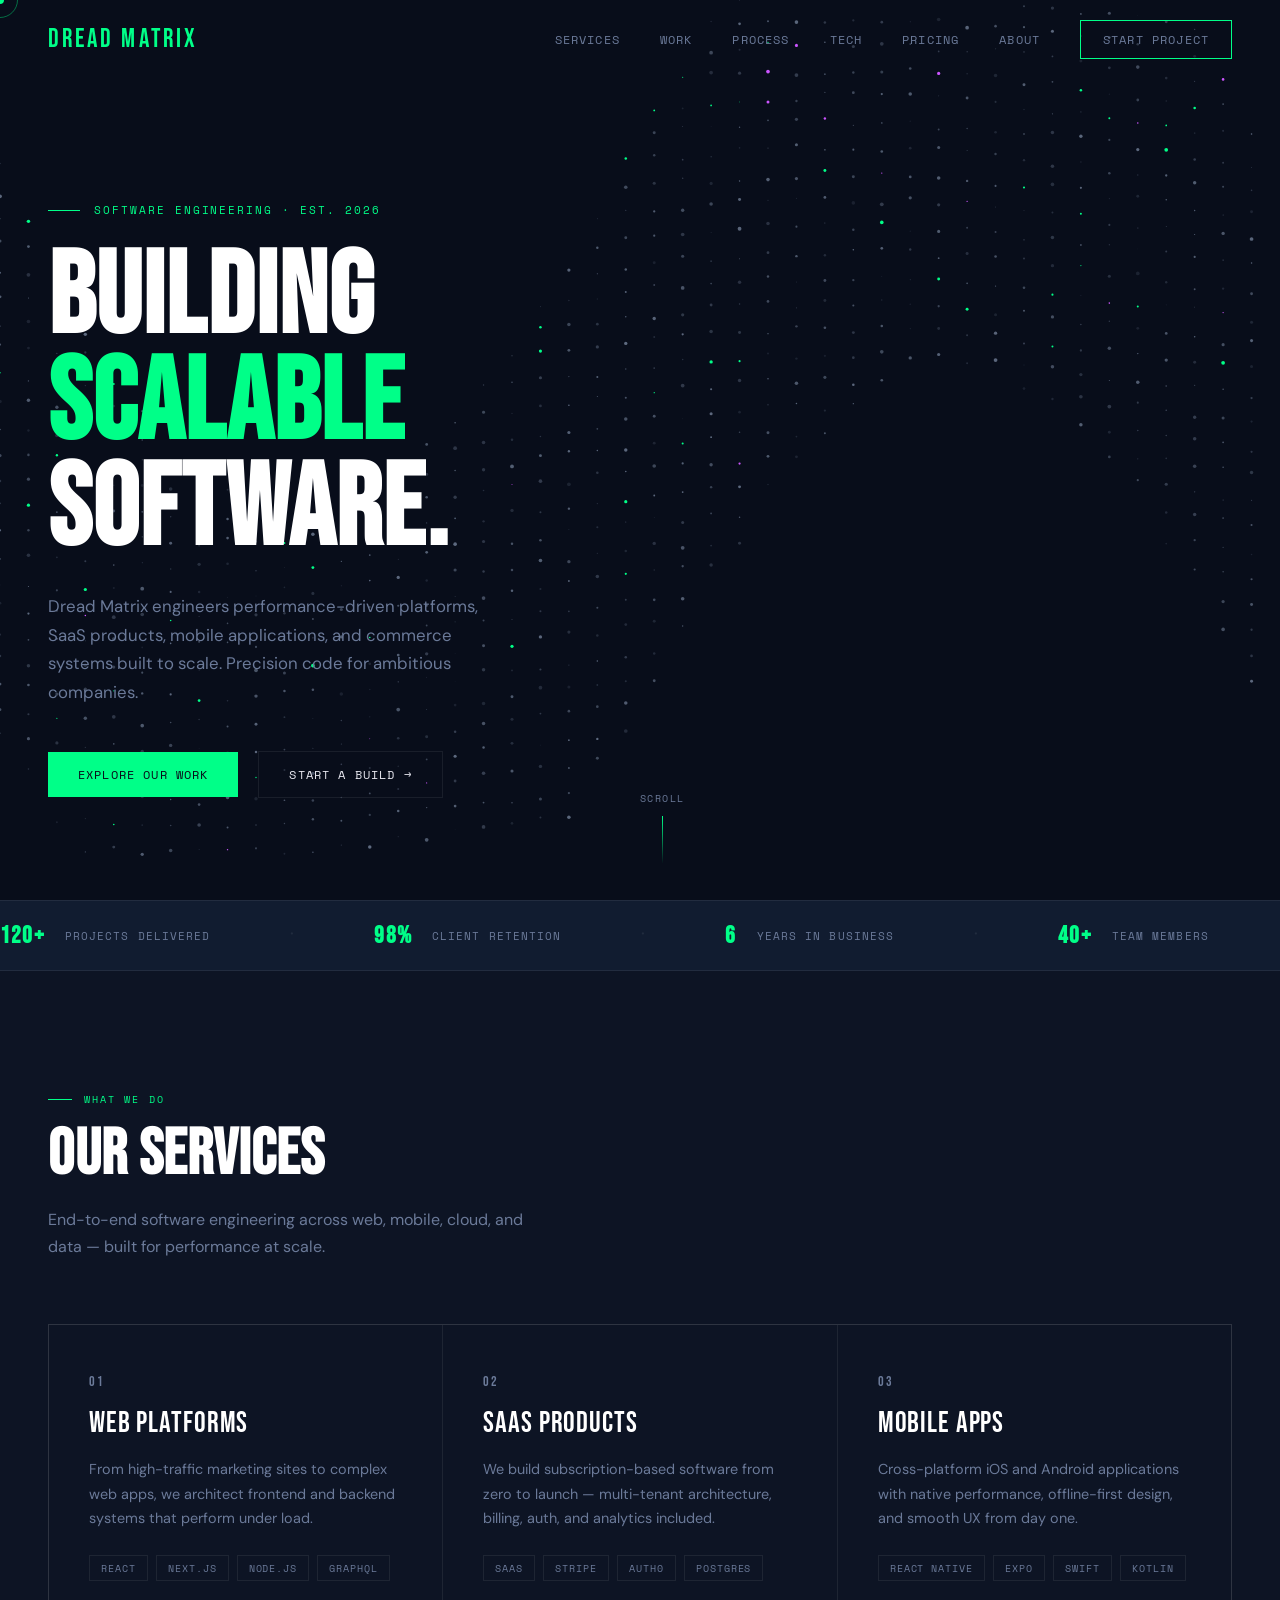
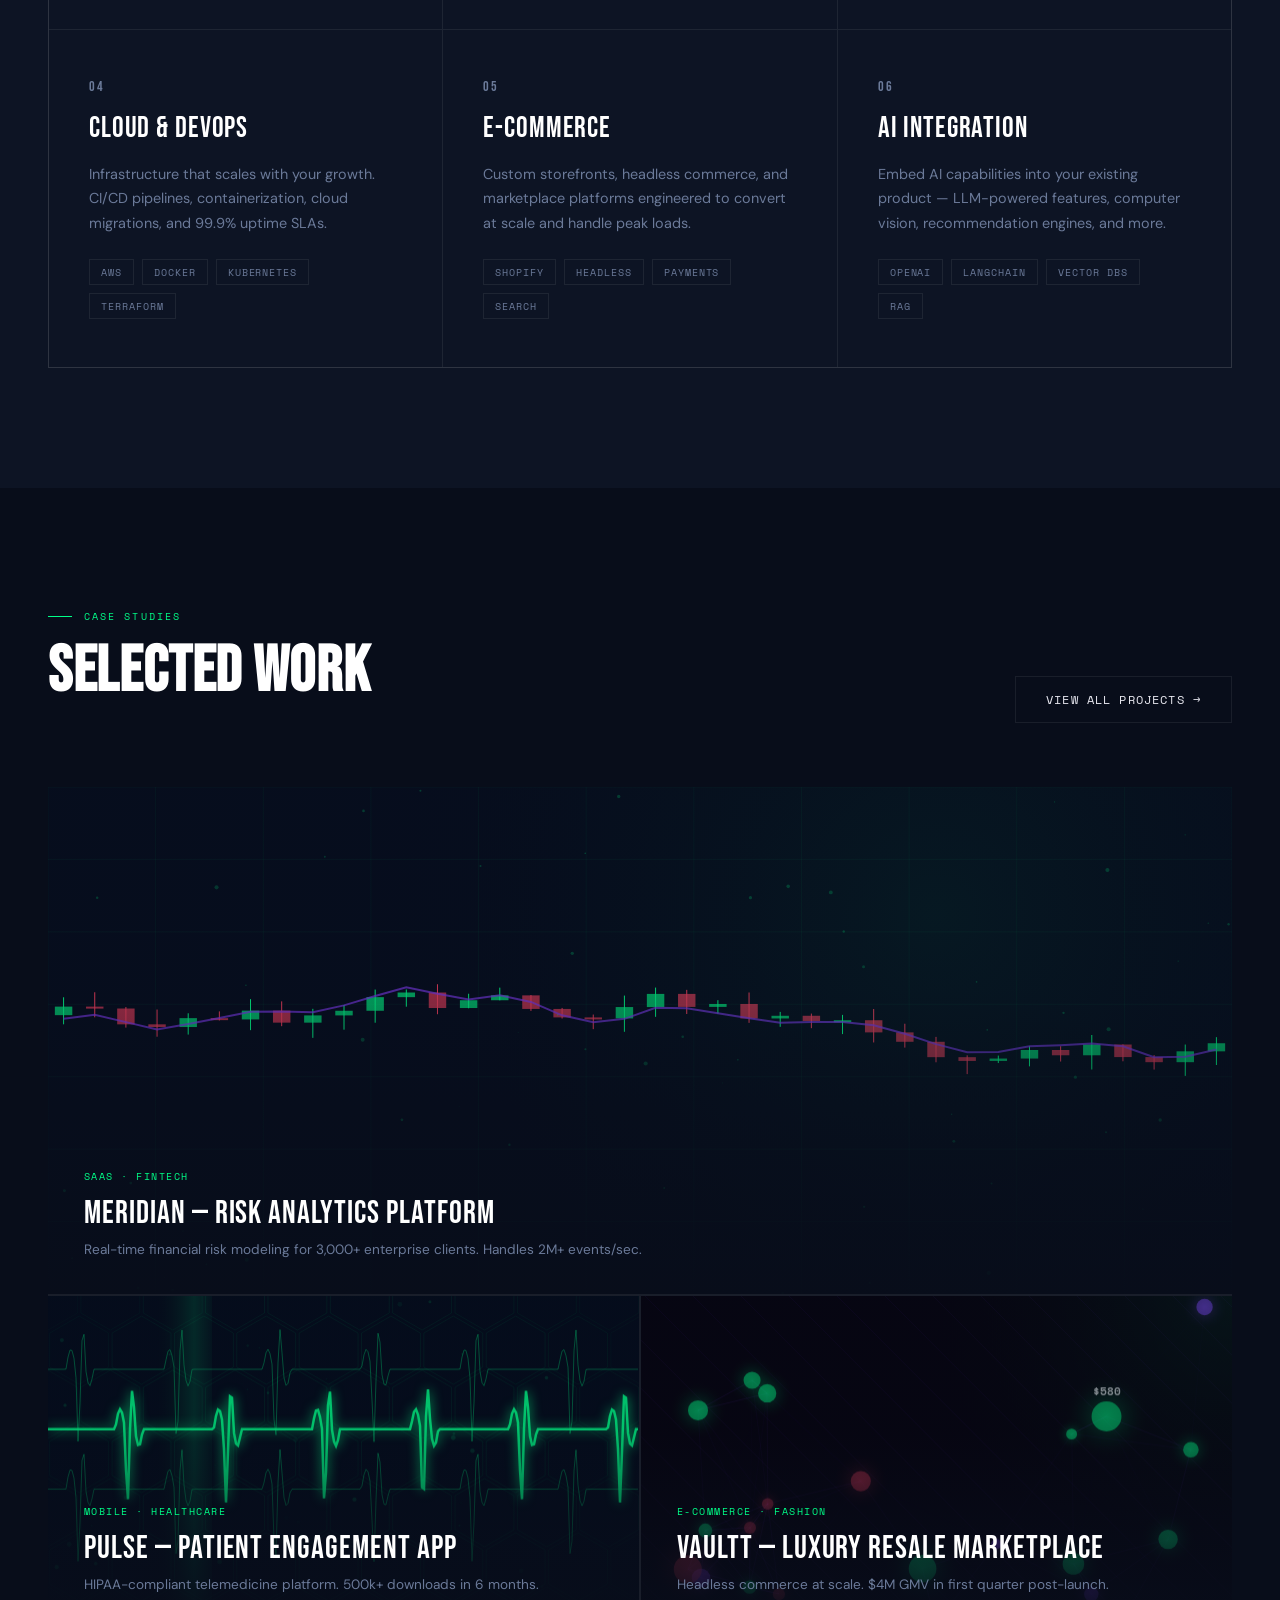
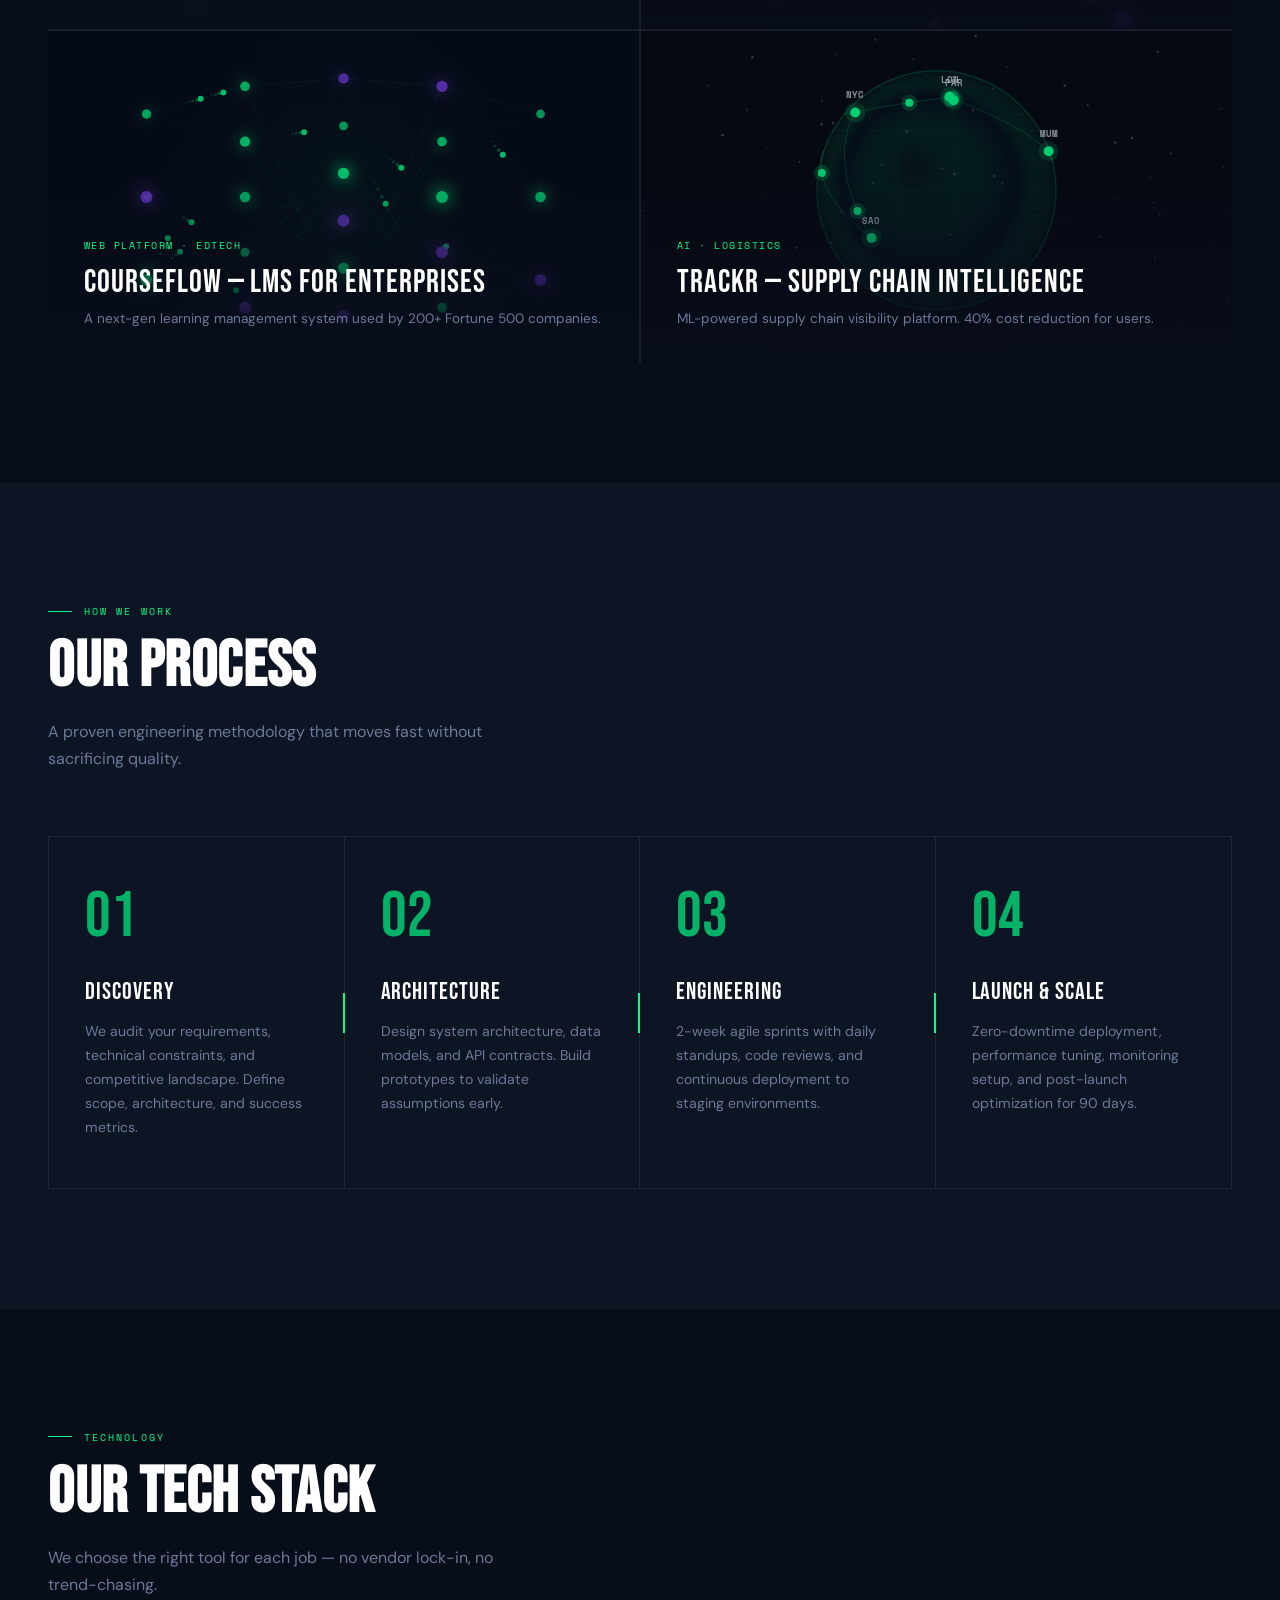
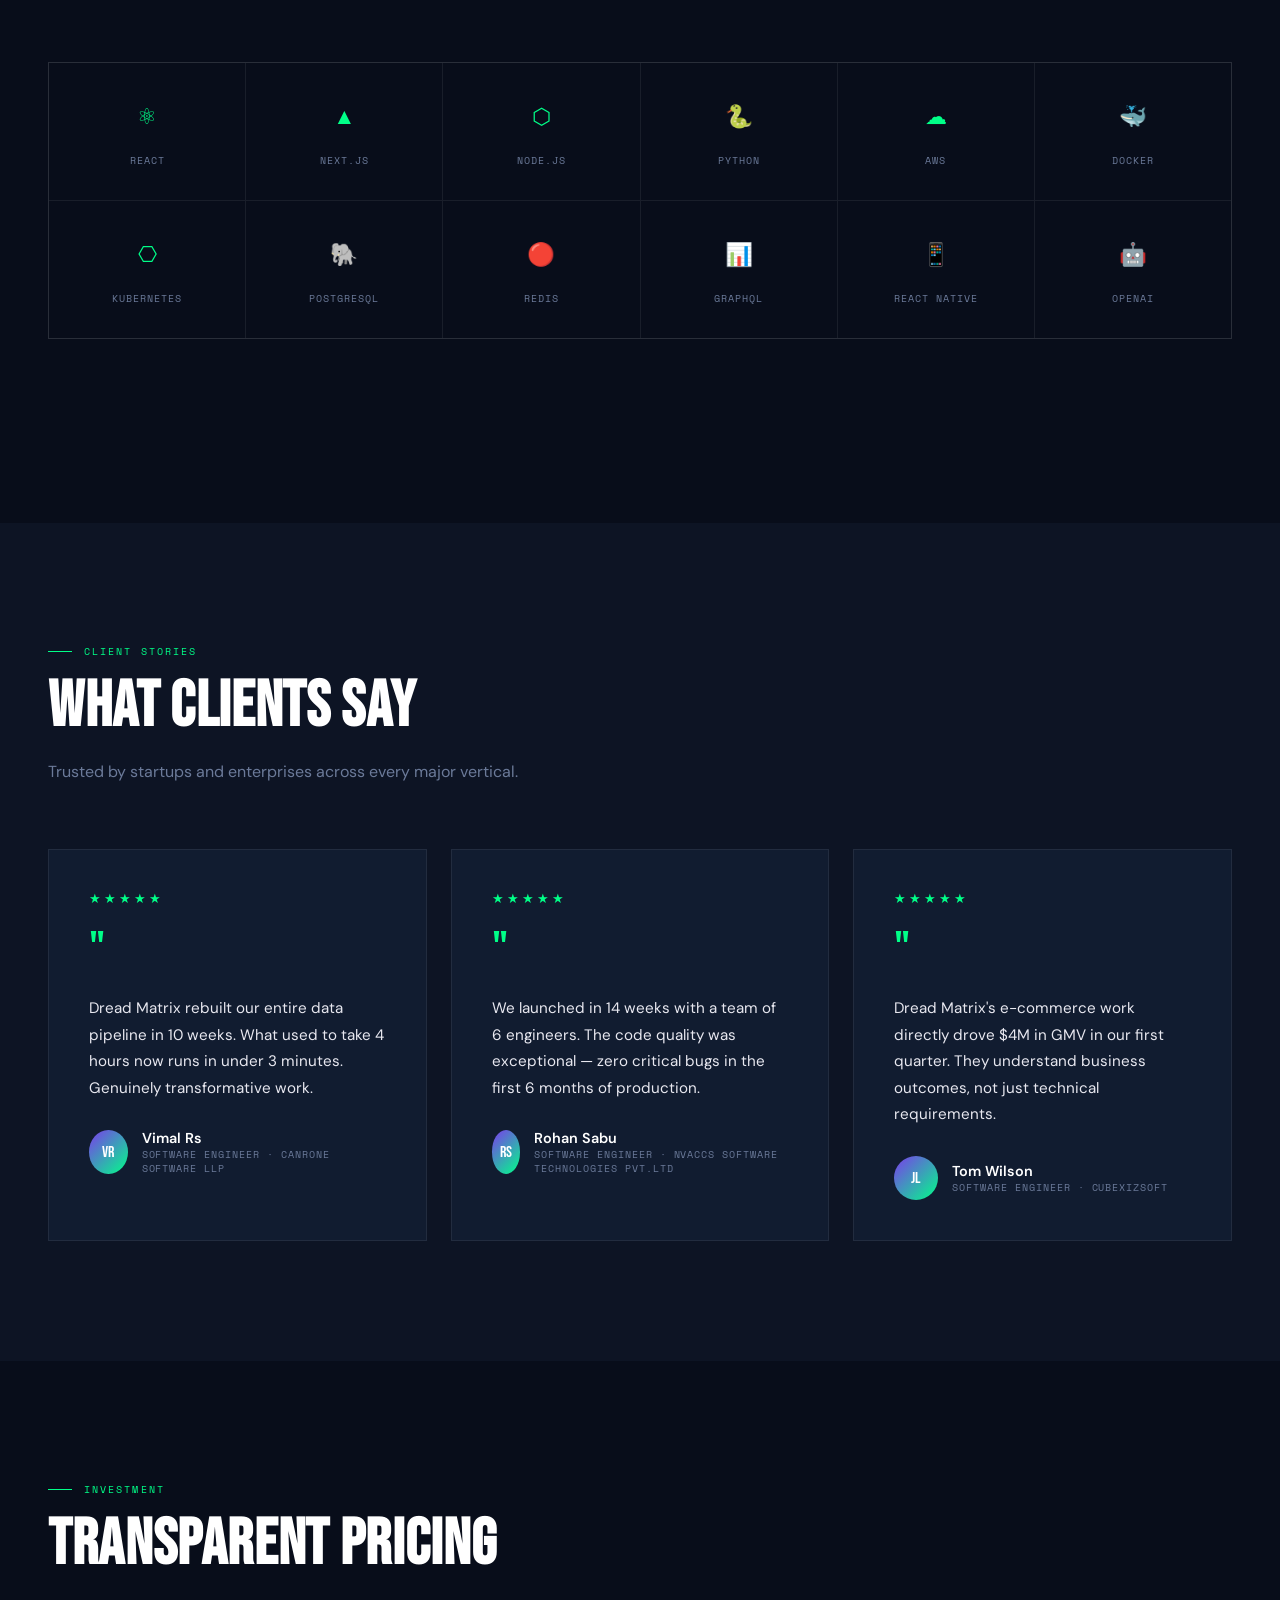
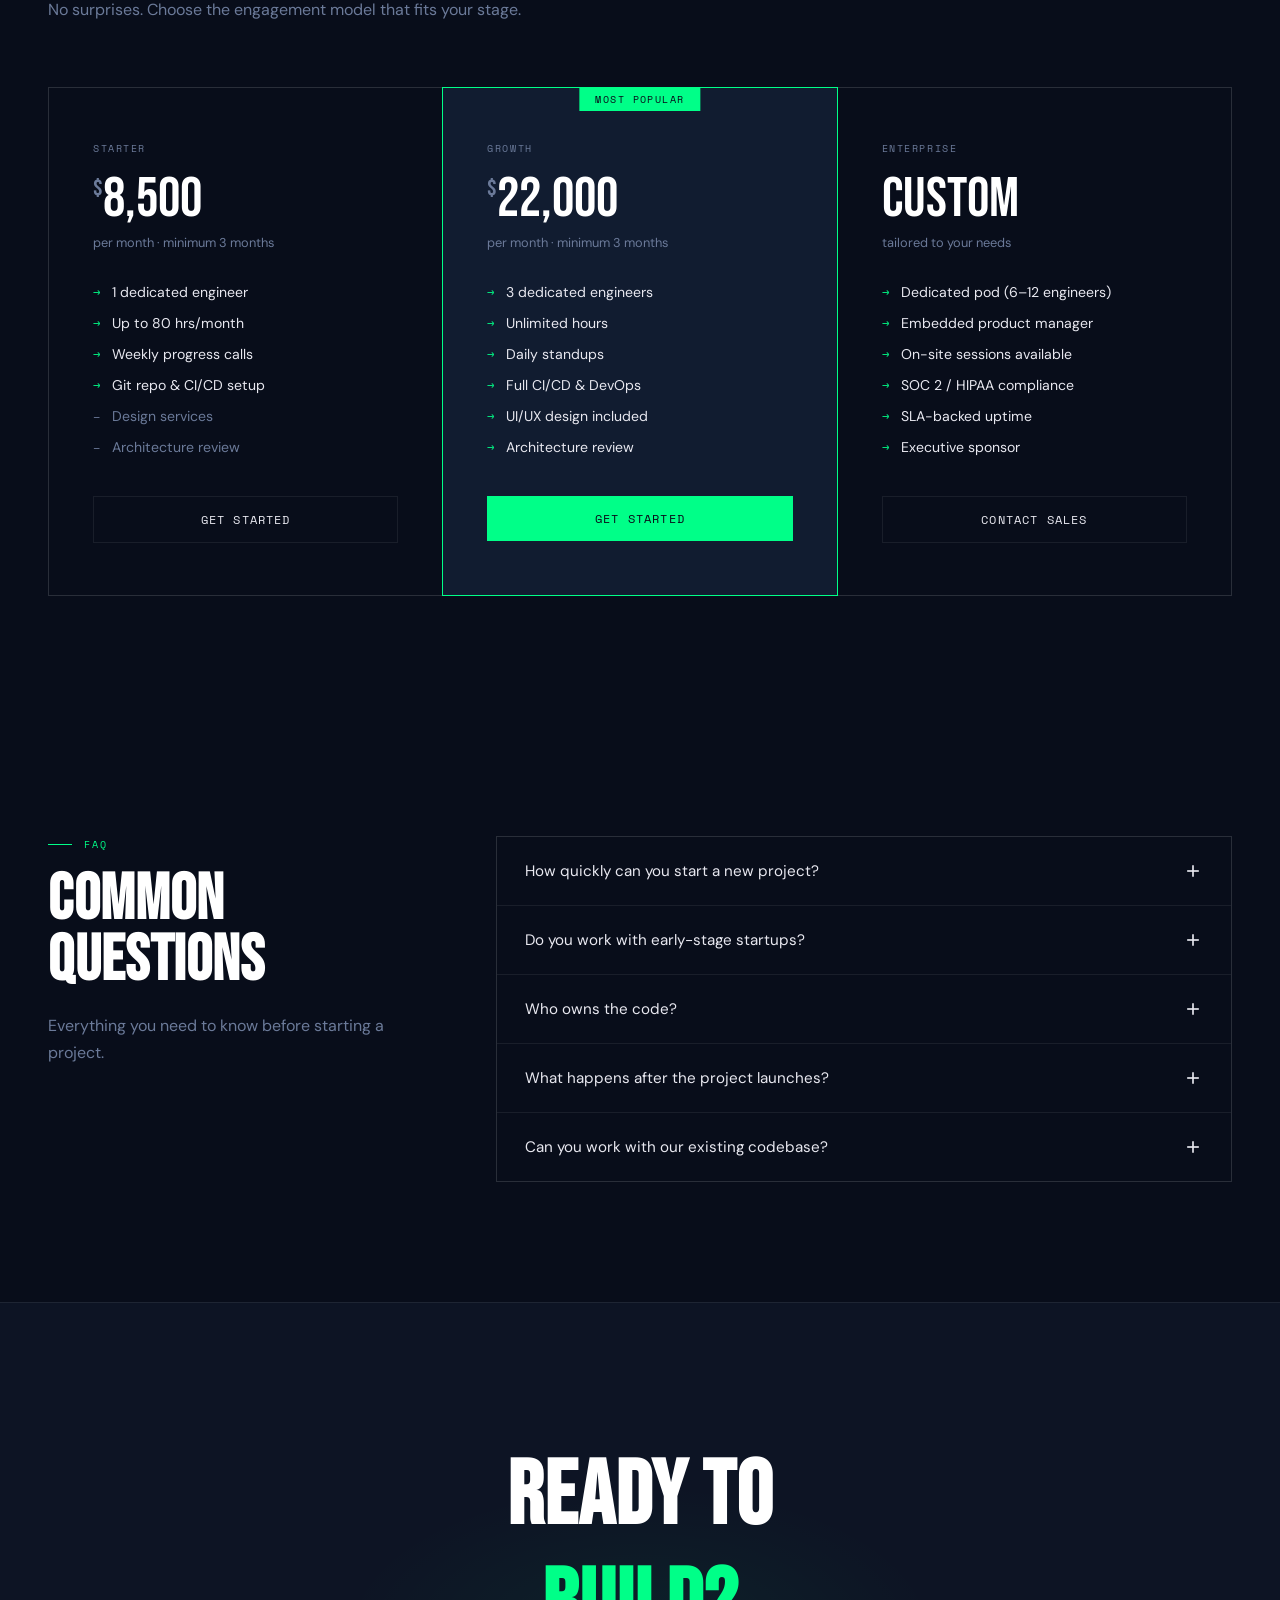
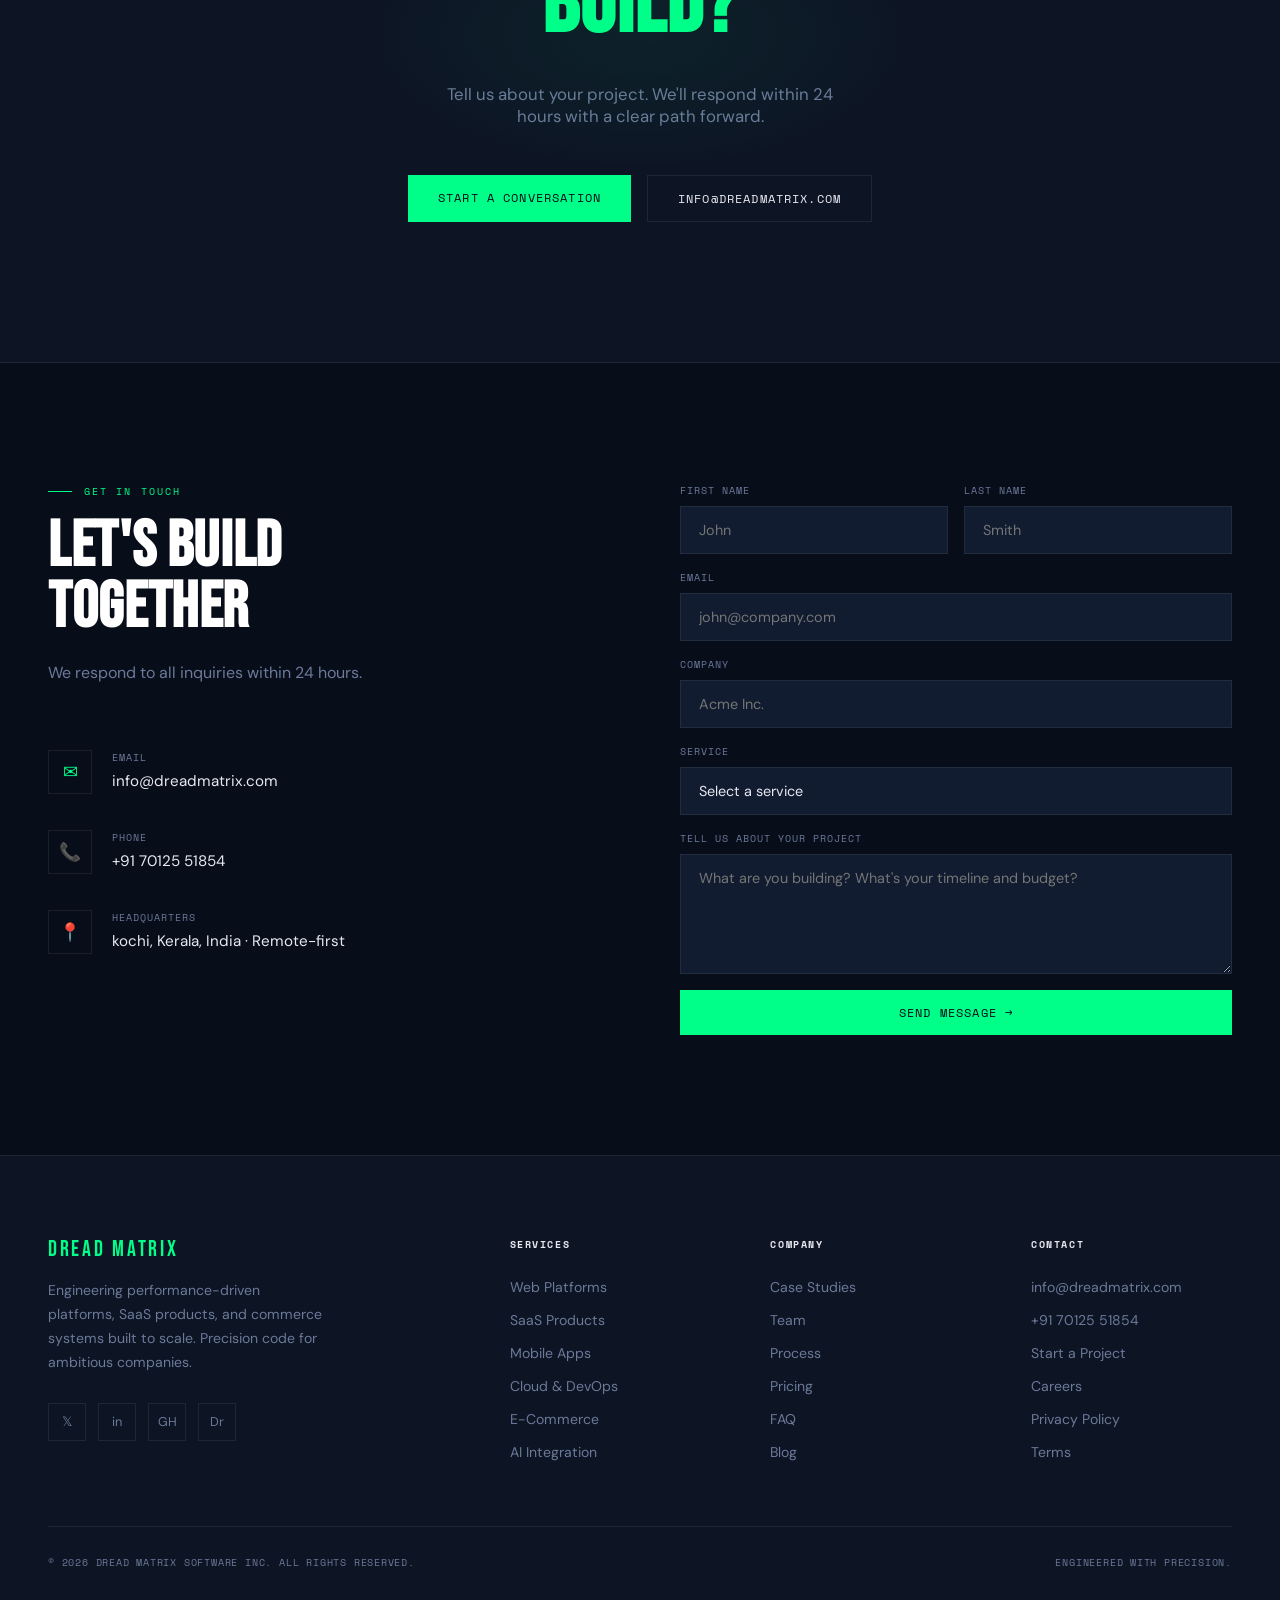
<file: index.html>
<!doctype html>
<html lang="en">
  <head>
    <meta charset="UTF-8" />
    <meta name="viewport" content="width=device-width, initial-scale=1.0" />
    <link
      rel="icon"
      type="image/png"
      width="60"
      height="60"
      href="./images/favicon.png"
    />
    <!-- ═══════════════ SEO META TAGS ═══════════════ -->
    <title>
      Dread Matrix — Engineering Scalable Software for the Modern Web
    </title>
    <meta
      name="description"
      content="Dread Matrix is a full-service software engineering agency. We build performance-driven platforms, SaaS products, mobile apps, and commerce systems built to scale. Precision code for ambitious companies."
    />
    <meta
      name="keywords"
      content="software development, web development, SaaS development, mobile app development, cloud infrastructure, digital agency, custom software, React, Node.js, scalable platforms"
    />
    <meta name="author" content="Dread Matrix Software" />
    <meta name="robots" content="index, follow" />
    <link rel="canonical" href="https://dreadmatrix.dev/" />

    <!-- Open Graph -->
    <meta property="og:type" content="website" />
    <meta property="og:url" content="https://dreadmatrix.dev/" />
    <meta
      property="og:title"
      content="Dread Matrix — Engineering Scalable Software for the Modern Web"
    />
    <meta
      property="og:description"
      content="We build performance-driven platforms, SaaS products, mobile apps, and commerce systems built to scale."
    />
    <meta property="og:image" content="https://dreadmatrix.dev/og-image.jpg" />

    <!-- Twitter Card -->
    <meta name="twitter:card" content="summary_large_image" />
    <meta name="twitter:site" content="@Dread Matrixdev" />
    <meta
      name="twitter:title"
      content="Dread Matrix — Engineering Scalable Software"
    />
    <meta
      name="twitter:description"
      content="Precision code for ambitious companies. Scalable platforms, SaaS, mobile apps."
    />
    <meta name="twitter:image" content="https://dreadmatrix.dev/og-image.jpg" />

    <!-- Structured Data / Schema.org -->
    <script type="application/ld+json">
      {
        "@context": "https://schema.org",
        "@type": "Organization",
        "name": "Dread Matrix Software",
        "url": "https://Dread Matrix.dev",
        "logo": "https://dreadmatrix.dev/logo.png",
        "description": "Full-service software engineering agency specializing in scalable platforms, SaaS, and mobile applications.",
        "address": { "@type": "PostalAddress", "addressCountry": "US" },
        "sameAs": [
          "https://twitter.com/Dread Matrixdev",
          "https://linkedin.com/company/Dread Matrix",
          "https://github.com/Dread Matrix"
        ],
        "contactPoint": {
          "@type": "ContactPoint",
          "email": "hello@Dread Matrix.dev",
          "contactType": "customer service"
        }
      }
    </script>

    <!-- Fonts -->
    <link rel="preconnect" href="https://fonts.googleapis.com" />
    <link rel="preconnect" href="https://fonts.gstatic.com" crossorigin />
    <link
      href="https://fonts.googleapis.com/css2?family=Bebas+Neue&family=DM+Sans:wght@300;400;500;600&family=Space+Mono:wght@400;700&display=swap"
      rel="stylesheet"
    />

    <style>
      /* ═══════════════ RESET & TOKENS ═══════════════ */
      *,
      *::before,
      *::after {
        box-sizing: border-box;
        margin: 0;
        padding: 0;
      }
      :root {
        --bg: #080d1a; /* deep navy — was #050508 */
        --bg2: #0d1424; /* slightly lighter navy — was #0a0a0f */
        --surface: #111c30; /* navy surface — was #111118 */
        --surface2: #172238; /* elevated navy — was #18181f */
        --accent: #00ff88;
        --accent2: #7c3aed;
        --accent3: #f43f5e;
        --text: #e8e8f0;
        --muted: #6b7a99; /* slightly blue-toned muted — was #6b6b80 */
        --border: rgba(255, 255, 255, 0.07);
        --font-display: "Bebas Neue", sans-serif;
        --font-body: "DM Sans", sans-serif;
        --font-mono: "Space Mono", monospace;
        --ease: cubic-bezier(0.16, 1, 0.3, 1);
      }
      html {
        scroll-behavior: smooth;
      }
      body {
        background: var(--bg);
        color: var(--text);
        font-family: var(--font-body);
        overflow-x: hidden;
        cursor: none;
      }
      a {
        color: inherit;
        text-decoration: none;
      }
      img {
        display: block;
        width: 100%;
      }

      /* ═══════════════ CUSTOM CURSOR ═══════════════ */
      #cursor-dot {
        position: fixed;
        width: 8px;
        height: 8px;
        background: var(--accent);
        border-radius: 50%;
        pointer-events: none;
        z-index: 9999;
        transform: translate(-50%, -50%);
        transition:
          transform 0.1s,
          background 0.2s;
      }
      #cursor-ring {
        position: fixed;
        width: 36px;
        height: 36px;
        border: 1.5px solid rgba(0, 255, 136, 0.4);
        border-radius: 50%;
        pointer-events: none;
        z-index: 9998;
        transform: translate(-50%, -50%);
        transition:
          transform 0.15s var(--ease),
          width 0.25s,
          height 0.25s,
          opacity 0.2s;
      }
      body:has(a:hover) #cursor-ring,
      body:has(button:hover) #cursor-ring {
        width: 56px;
        height: 56px;
        opacity: 0.6;
      }

      /* ═══════════════ CANVAS BACKGROUND ═══════════════ */
      #hero-canvas {
        position: absolute;
        inset: 0;
        width: 100%;
        height: 100%;
        pointer-events: none;
        z-index: 0;
      }

      /* ═══════════════ NAV ═══════════════ */
      nav {
        position: fixed;
        top: 0;
        left: 0;
        right: 0;
        z-index: 100;
        display: flex;
        align-items: center;
        justify-content: space-between;
        padding: 20px 48px;
        transition:
          background 0.4s,
          backdrop-filter 0.4s;
      }
      nav.scrolled {
        background: rgba(8, 13, 26, 0.88);
        backdrop-filter: blur(20px);
        border-bottom: 1px solid var(--border);
      }
      .nav-logo {
        font-family: var(--font-display);
        font-size: 1.6rem;
        letter-spacing: 0.12em;
        color: var(--accent);
      }
      .nav-links {
        display: flex;
        gap: 40px;
        align-items: center;
      }
      .nav-links a {
        font-family: var(--font-mono);
        font-size: 0.72rem;
        letter-spacing: 0.1em;
        text-transform: uppercase;
        color: var(--muted);
        transition: color 0.2s;
      }
      .nav-links a:hover {
        color: var(--text);
      }
      .nav-cta {
        font-family: var(--font-mono);
        font-size: 0.72rem;
        letter-spacing: 0.1em;
        text-transform: uppercase;
        padding: 10px 22px;
        border: 1.5px solid var(--accent);
        color: var(--accent);
        background: transparent;
        cursor: none;
        transition:
          background 0.2s,
          color 0.2s;
      }
      .nav-cta:hover {
        background: var(--accent);
        color: var(--bg);
      }
      .nav-menu-btn {
        display: none;
        background: none;
        border: none;
        color: var(--text);
        cursor: none;
      }

      /* ═══════════════ HERO ═══════════════ */
      #hero {
        position: relative;
        min-height: 100vh;
        display: flex;
        align-items: center;
        padding: 0 48px;
        overflow: hidden;
      }
      /* Push hero content below the fixed nav */
      .hero-content {
        position: relative;
        z-index: 1;
        max-width: 700px;
        padding-top: 100px; /* ← ADD THIS */
      }

      .hero-eyebrow {
        display: flex;
        align-items: center;
        gap: 14px;
        font-family: var(--font-mono);
        font-size: 0.68rem;
        letter-spacing: 0.18em;
        text-transform: uppercase;
        color: var(--accent);
        margin-bottom: 28px;
        opacity: 0;
        animation: fadeUp 0.8s var(--ease) 0.3s forwards;
        white-space: nowrap;
      }
      .hero-eyebrow::before {
        content: "";
        width: 32px;
        height: 1.5px;
        background: var(--accent);
        flex-shrink: 0; /* ← ADD THIS */
      }
      .hero-title {
        font-family: var(--font-display);
        font-size: clamp(4rem, 9vw, 9rem);
        line-height: 0.92;
        letter-spacing: 0.01em;
        color: #fff;
        opacity: 0;
        animation: fadeUp 0.9s var(--ease) 0.45s forwards;
      }
      .hero-title span {
        color: var(--accent);
      }
      .hero-desc {
        margin-top: 28px;
        font-size: 1.05rem;
        line-height: 1.7;
        color: var(--muted);
        max-width: 440px;
        opacity: 0;
        animation: fadeUp 0.9s var(--ease) 0.6s forwards;
      }
      .hero-actions {
        margin-top: 44px;
        display: flex;
        gap: 20px;
        align-items: center;
        opacity: 0;
        animation: fadeUp 0.9s var(--ease) 0.75s forwards;
      }
      .btn-primary {
        font-family: var(--font-mono);
        font-size: 0.72rem;
        letter-spacing: 0.1em;
        text-transform: uppercase;
        padding: 14px 30px;
        background: var(--accent);
        color: var(--bg);
        border: none;
        cursor: none;
        transition:
          transform 0.2s,
          box-shadow 0.2s;
      }
      .btn-primary:hover {
        transform: translateY(-2px);
        box-shadow: 0 12px 36px rgba(0, 255, 136, 0.25);
      }
      .btn-ghost {
        font-family: var(--font-mono);
        font-size: 0.72rem;
        letter-spacing: 0.1em;
        text-transform: uppercase;
        padding: 14px 30px;
        background: transparent;
        color: var(--text);
        border: 1.5px solid var(--border);
        cursor: none;
        transition:
          border-color 0.2s,
          color 0.2s;
      }
      .btn-ghost:hover {
        border-color: rgba(255, 255, 255, 0.3);
        color: #fff;
      }
      .hero-scroll-hint {
        position: absolute;
        bottom: 36px;
        left: 50%;
        transform: translateX(-50%);
        font-family: var(--font-mono);
        font-size: 0.62rem;
        letter-spacing: 0.15em;
        text-transform: uppercase;
        color: var(--muted);
        display: flex;
        flex-direction: column;
        align-items: center;
        gap: 10px;
        opacity: 0;
        animation: fadeUp 1s var(--ease) 1.2s forwards;
      }
      .scroll-line {
        width: 1px;
        height: 48px;
        background: linear-gradient(to bottom, var(--accent), transparent);
        animation: scrollLine 1.8s ease-in-out infinite;
      }
      @keyframes scrollLine {
        0%,
        100% {
          opacity: 1;
          transform: scaleY(1);
        }
        50% {
          opacity: 0.3;
          transform: scaleY(0.5);
        }
      }

      /* ═══════════════ STATS TICKER ═══════════════ */
      .stats-ticker {
        background: var(--surface);
        border-top: 1px solid var(--border);
        border-bottom: 1px solid var(--border);
        padding: 20px 0;
        overflow: hidden;
      }
      .ticker-track {
        display: flex;
        gap: 80px;
        animation: ticker 28s linear infinite;
        width: max-content;
      }
      .ticker-item {
        display: flex;
        align-items: center;
        gap: 20px;
        white-space: nowrap;
        font-family: var(--font-mono);
        font-size: 0.68rem;
        letter-spacing: 0.1em;
        text-transform: uppercase;
        color: var(--muted);
      }
      .ticker-item strong {
        color: var(--accent);
        font-size: 1.5rem;
        font-family: var(--font-display);
        letter-spacing: 0.05em;
      }
      .ticker-sep {
        color: var(--border);
        font-size: 1.2rem;
      }
      @keyframes ticker {
        from {
          transform: translateX(0);
        }
        to {
          transform: translateX(-50%);
        }
      }

      /* ═══════════════ SECTIONS SHARED ═══════════════ */
      section {
        padding: 120px 48px;
      }
      .section-label {
        font-family: var(--font-mono);
        font-size: 0.65rem;
        letter-spacing: 0.2em;
        text-transform: uppercase;
        color: var(--accent);
        margin-bottom: 18px;
        display: flex;
        align-items: center;
        gap: 12px;
      }
      .section-label::before {
        content: "";
        width: 24px;
        height: 1px;
        background: var(--accent);
      }
      .section-title {
        font-family: var(--font-display);
        font-size: clamp(2.8rem, 5vw, 5.5rem);
        line-height: 0.95;
        letter-spacing: 0.01em;
        color: #fff;
        margin-bottom: 20px;
      }
      .section-sub {
        font-size: 1rem;
        color: var(--muted);
        line-height: 1.7;
        max-width: 480px;
        margin-bottom: 64px;
      }
      .reveal {
        opacity: 0;
        transform: translateY(40px);
        transition:
          opacity 0.8s var(--ease),
          transform 0.8s var(--ease);
      }
      .reveal.visible {
        opacity: 1;
        transform: none;
      }

      /* ═══════════════ SERVICES ═══════════════ */
      #services {
        background: var(--bg2);
      }
      .services-grid {
        display: grid;
        grid-template-columns: repeat(3, 1fr);
        gap: 1px;
        border: 1px solid var(--border);
        background: var(--border);
      }
      .service-card {
        background: var(--bg2);
        padding: 48px 40px;
        position: relative;
        overflow: hidden;
        transition: background 0.3s;
      }
      .service-card::before {
        content: "";
        position: absolute;
        top: 0;
        left: 0;
        right: 0;
        height: 2px;
        background: linear-gradient(90deg, var(--accent), transparent);
        transform: scaleX(0);
        transform-origin: left;
        transition: transform 0.4s var(--ease);
      }
      .service-card:hover {
        background: var(--surface);
      }
      .service-card:hover::before {
        transform: scaleX(1);
      }
      .service-icon {
        width: 48px;
        height: 48px;
        margin-bottom: 28px;
        color: var(--accent);
      }
      .service-num {
        font-family: var(--font-display);
        font-size: 0.9rem;
        color: var(--muted);
        letter-spacing: 0.15em;
        margin-bottom: 16px;
      }
      .service-name {
        font-family: var(--font-display);
        font-size: 1.8rem;
        letter-spacing: 0.03em;
        color: #fff;
        margin-bottom: 16px;
      }
      .service-desc {
        font-size: 0.9rem;
        color: var(--muted);
        line-height: 1.7;
      }
      .service-tags {
        margin-top: 24px;
        display: flex;
        flex-wrap: wrap;
        gap: 8px;
      }
      .service-tag {
        font-family: var(--font-mono);
        font-size: 0.6rem;
        letter-spacing: 0.1em;
        text-transform: uppercase;
        padding: 5px 11px;
        border: 1px solid var(--border);
        color: var(--muted);
      }

      /* ═══════════════ WORK / CASE STUDIES ═══════════════ */
      #work {
        background: var(--bg);
      }
      .work-header {
        display: flex;
        justify-content: space-between;
        align-items: flex-end;
        margin-bottom: 64px;
      }
      .work-grid {
        display: grid;
        grid-template-columns: 1fr 1fr;
        gap: 2px;
        background: var(--border);
      }
      .work-card {
        position: relative;
        overflow: hidden;
        background: var(--surface);
        aspect-ratio: 16/9;
        cursor: none;
      }
      .work-card:first-child {
        grid-column: span 2;
        aspect-ratio: 21/9;
      }
      .work-card-bg {
        position: absolute;
        inset: 0;
        background-size: cover;
        background-position: center;
        transition: transform 0.6s var(--ease);
      }
      .work-card:hover .work-card-bg {
        transform: scale(1.05);
      }
      .work-card-overlay {
        position: absolute;
        inset: 0;
        background: linear-gradient(
          to top,
          rgba(8, 13, 26, 0.96) 0%,
          rgba(8, 13, 26, 0.2) 60%
        );
        display: flex;
        flex-direction: column;
        justify-content: flex-end;
        padding: 36px;
      }
      .work-card-cat {
        font-family: var(--font-mono);
        font-size: 0.62rem;
        letter-spacing: 0.15em;
        text-transform: uppercase;
        color: var(--accent);
        margin-bottom: 10px;
      }
      .work-card-title {
        font-family: var(--font-display);
        font-size: clamp(1.5rem, 2.5vw, 2.4rem);
        letter-spacing: 0.03em;
        color: #fff;
        margin-bottom: 8px;
      }
      .work-card-desc {
        font-size: 0.85rem;
        color: var(--muted);
      }
      .work-card-arrow {
        position: absolute;
        top: 28px;
        right: 28px;
        width: 40px;
        height: 40px;
        border: 1.5px solid rgba(255, 255, 255, 0.2);
        display: flex;
        align-items: center;
        justify-content: center;
        opacity: 0;
        transform: translate(8px, -8px);
        transition:
          opacity 0.3s,
          transform 0.3s;
      }
      .work-card:hover .work-card-arrow {
        opacity: 1;
        transform: none;
      }

      /* ── Work card SVG canvas backgrounds ── */
      .wbg-1,
      .wbg-2,
      .wbg-3,
      .wbg-4,
      .wbg-5 {
        position: absolute;
        inset: 0;
        overflow: hidden;
      }
      .wbg-1 canvas,
      .wbg-2 canvas,
      .wbg-3 canvas,
      .wbg-4 canvas,
      .wbg-5 canvas {
        position: absolute;
        inset: 0;
        width: 100%;
        height: 100%;
      }

      /* ═══════════════ PROCESS ═══════════════ */
      #process {
        background: var(--bg2);
      }
      .process-steps {
        display: grid;
        grid-template-columns: repeat(4, 1fr);
        gap: 0;
        border: 1px solid var(--border);
      }
      .process-step {
        padding: 48px 36px;
        border-right: 1px solid var(--border);
        position: relative;
      }
      .process-step:last-child {
        border-right: none;
      }
      .process-step-num {
        font-family: var(--font-display);
        font-size: 4rem;
        color: rgba(0, 255, 136, 0.68);
        line-height: 1;
        margin-bottom: 28px;
      }
      .process-step-title {
        font-family: var(--font-display);
        font-size: 1.5rem;
        letter-spacing: 0.04em;
        color: #fff;
        margin-bottom: 14px;
      }
      .process-step-desc {
        font-size: 0.88rem;
        color: var(--muted);
        line-height: 1.7;
      }
      .process-step-line {
        position: absolute;
        top: 50%;
        right: -1px;
        width: 2px;
        height: 40px;
        transform: translateY(-50%);
        background: var(--accent);
      }
      .process-step:last-child .process-step-line {
        display: none;
      }

      /* ═══════════════ TECH STACK ═══════════════ */
      #tech {
        background: var(--bg);
      }
      .tech-grid {
        display: grid;
        grid-template-columns: repeat(6, 1fr);
        gap: 1px;
        background: var(--border);
        border: 1px solid var(--border);
        margin-bottom: 64px;
      }
      .tech-item {
        background: var(--bg);
        padding: 32px 24px;
        display: flex;
        flex-direction: column;
        align-items: center;
        gap: 14px;
        transition: background 0.2s;
      }
      .tech-item:hover {
        background: var(--surface);
      }
      .tech-logo {
        width: 44px;
        height: 44px;
        display: flex;
        align-items: center;
        justify-content: center;
        font-family: var(--font-display);
        font-size: 1.4rem;
        color: var(--accent);
      }
      .tech-name {
        font-family: var(--font-mono);
        font-size: 0.62rem;
        letter-spacing: 0.1em;
        text-transform: uppercase;
        color: var(--muted);
        text-align: center;
      }

      /* ═══════════════ TESTIMONIALS ═══════════════ */
      #testimonials {
        background: var(--bg2);
      }
      .testi-grid {
        display: grid;
        grid-template-columns: repeat(3, 1fr);
        gap: 24px;
      }
      .testi-card {
        background: var(--surface);
        border: 1px solid var(--border);
        padding: 40px;
        position: relative;
      }
      .testi-quote {
        font-size: 3rem;
        color: var(--accent);
        font-family: var(--font-display);
        line-height: 1;
        margin-bottom: 20px;
      }
      .testi-text {
        font-size: 0.95rem;
        color: var(--text);
        line-height: 1.75;
        margin-bottom: 28px;
      }
      .testi-author {
        display: flex;
        align-items: center;
        gap: 14px;
      }
      .testi-avatar {
        width: 44px;
        height: 44px;
        border-radius: 50%;
        background: linear-gradient(135deg, var(--accent2), var(--accent));
        display: flex;
        align-items: center;
        justify-content: center;
        font-family: var(--font-display);
        font-size: 1rem;
        color: #fff;
      }
      .testi-name {
        font-size: 0.9rem;
        color: #fff;
        font-weight: 600;
      }
      .testi-role {
        font-family: var(--font-mono);
        font-size: 0.6rem;
        letter-spacing: 0.1em;
        text-transform: uppercase;
        color: var(--muted);
      }
      .testi-stars {
        display: flex;
        gap: 3px;
        margin-bottom: 20px;
      }
      .star {
        color: var(--accent);
        font-size: 0.8rem;
      }

      /* ═══════════════ PRICING ═══════════════ */
      #pricing {
        background: var(--bg);
      }
      .pricing-grid {
        display: grid;
        grid-template-columns: repeat(3, 1fr);
        gap: 1px;
        background: var(--border);
        border: 1px solid var(--border);
      }
      .pricing-card {
        background: var(--bg);
        padding: 52px 44px;
        position: relative;
        transition: background 0.3s;
      }
      .pricing-card.featured {
        background: var(--surface);
        border: 1px solid var(--accent);
        margin: -1px;
      }
      .pricing-card.featured::before {
        content: "MOST POPULAR";
        position: absolute;
        top: -1px;
        left: 50%;
        transform: translateX(-50%);
        background: var(--accent);
        color: var(--bg);
        font-family: var(--font-mono);
        font-size: 0.6rem;
        letter-spacing: 0.15em;
        padding: 5px 16px;
      }
      .pricing-tier {
        font-family: var(--font-mono);
        font-size: 0.65rem;
        letter-spacing: 0.15em;
        text-transform: uppercase;
        color: var(--muted);
        margin-bottom: 16px;
      }
      .pricing-price {
        font-family: var(--font-display);
        font-size: 3.5rem;
        color: #fff;
        line-height: 1;
        margin-bottom: 6px;
      }
      .pricing-price sup {
        font-size: 1.5rem;
        vertical-align: super;
        color: var(--muted);
      }
      .pricing-cadence {
        font-size: 0.8rem;
        color: var(--muted);
        margin-bottom: 32px;
      }
      .pricing-features {
        list-style: none;
        margin-bottom: 40px;
        display: flex;
        flex-direction: column;
        gap: 13px;
      }
      .pricing-features li {
        font-size: 0.88rem;
        color: var(--text);
        display: flex;
        align-items: center;
        gap: 12px;
      }
      .pricing-features li::before {
        content: "→";
        font-family: var(--font-mono);
        color: var(--accent);
        font-size: 0.75rem;
        flex-shrink: 0;
      }
      .pricing-features li.off {
        color: var(--muted);
      }
      .pricing-features li.off::before {
        color: var(--muted);
        content: "–";
      }

      /* ═══════════════ TEAM ═══════════════ */
      #team {
        background: var(--bg2);
      }
      .team-grid {
        display: grid;
        grid-template-columns: repeat(4, 1fr);
        gap: 24px;
      }
      .team-card {
        background: var(--surface);
        border: 1px solid var(--border);
        overflow: hidden;
        transition: transform 0.3s var(--ease);
      }
      .team-card:hover {
        transform: translateY(-6px);
      }
      .team-img {
        aspect-ratio: 3/4;
        overflow: hidden;
        background: var(--surface2);
        display: flex;
        align-items: center;
        justify-content: center;
        font-family: var(--font-display);
        font-size: 4rem;
        color: var(--muted);
      }
      .team-img.ti1 {
        background: linear-gradient(135deg, #0a1a2a, #1a3a4a);
      }
      .team-img.ti2 {
        background: linear-gradient(135deg, #1a0a2e, #2d1060);
      }
      .team-img.ti3 {
        background: linear-gradient(135deg, #1a0a10, #3a0520);
      }
      .team-img.ti4 {
        background: linear-gradient(135deg, #0a1a0a, #0a2d10);
      }
      .team-info {
        padding: 24px;
      }
      .team-name {
        font-family: var(--font-display);
        font-size: 1.4rem;
        letter-spacing: 0.04em;
        color: #fff;
        margin-bottom: 4px;
      }
      .team-role {
        font-family: var(--font-mono);
        font-size: 0.62rem;
        letter-spacing: 0.1em;
        text-transform: uppercase;
        color: var(--accent);
      }

      /* ═══════════════ FAQ ═══════════════ */
      #faq {
        background: var(--bg);
      }
      .faq-layout {
        display: grid;
        grid-template-columns: 1fr 2fr;
        gap: 80px;
        align-items: start;
      }
      .faq-list {
        display: flex;
        flex-direction: column;
        gap: 1px;
        background: var(--border);
        border: 1px solid var(--border);
      }
      .faq-item {
        background: var(--bg);
      }
      .faq-q {
        width: 100%;
        text-align: left;
        background: none;
        border: none;
        padding: 24px 28px;
        display: flex;
        justify-content: space-between;
        align-items: center;
        font-family: var(--font-body);
        font-size: 0.95rem;
        color: var(--text);
        cursor: none;
        transition: color 0.2s;
      }
      .faq-q:hover {
        color: #fff;
      }
      .faq-q.active {
        color: var(--accent);
      }
      .faq-icon {
        width: 20px;
        height: 20px;
        flex-shrink: 0;
        transition: transform 0.3s;
      }
      .faq-q.active .faq-icon {
        transform: rotate(45deg);
      }
      .faq-a {
        font-size: 0.9rem;
        color: var(--muted);
        line-height: 1.75;
        padding: 0 28px;
        max-height: 0;
        overflow: hidden;
        transition:
          max-height 0.4s var(--ease),
          padding 0.3s;
      }
      .faq-a.open {
        max-height: 300px;
        padding: 0 28px 24px;
      }

      /* ═══════════════ CTA BANNER ═══════════════ */
      #cta {
        background: var(--bg2);
        border-top: 1px solid var(--border);
        border-bottom: 1px solid var(--border);
        text-align: center;
        padding: 140px 48px;
        position: relative;
        overflow: hidden;
      }
      .cta-glow {
        position: absolute;
        top: 50%;
        left: 50%;
        transform: translate(-50%, -50%);
        width: 600px;
        height: 300px;
        background: radial-gradient(
          ellipse,
          rgba(0, 255, 136, 0.06) 0%,
          transparent 70%
        );
        pointer-events: none;
      }
      .cta-title {
        font-family: var(--font-display);
        font-size: clamp(3rem, 7vw, 7rem);
        letter-spacing: 0.01em;
        color: #fff;
        margin-bottom: 24px;
        position: relative;
      }
      .cta-title span {
        color: var(--accent);
      }
      .cta-sub {
        font-size: 1.05rem;
        color: var(--muted);
        max-width: 420px;
        margin: 0 auto 48px;
      }
      .cta-actions {
        display: flex;
        gap: 16px;
        justify-content: center;
      }

      /* ═══════════════ CONTACT ═══════════════ */
      #contact {
        background: var(--bg);
      }
      .contact-layout {
        display: grid;
        grid-template-columns: 1fr 1fr;
        gap: 80px;
        align-items: start;
      }
      .contact-info {
      }
      .contact-detail {
        display: flex;
        gap: 20px;
        align-items: flex-start;
        margin-bottom: 36px;
      }
      .contact-icon {
        width: 44px;
        height: 44px;
        flex-shrink: 0;
        border: 1px solid var(--border);
        display: flex;
        align-items: center;
        justify-content: center;
        color: var(--accent);
        font-size: 1.1rem;
      }
      .contact-label {
        font-family: var(--font-mono);
        font-size: 0.62rem;
        letter-spacing: 0.1em;
        text-transform: uppercase;
        color: var(--muted);
        margin-bottom: 6px;
      }
      .contact-value {
        color: var(--text);
        font-size: 0.95rem;
      }
      .contact-form {
        display: flex;
        flex-direction: column;
        gap: 16px;
      }
      .form-row {
        display: grid;
        grid-template-columns: 1fr 1fr;
        gap: 16px;
      }
      .form-group {
        display: flex;
        flex-direction: column;
        gap: 8px;
      }
      .form-label {
        font-family: var(--font-mono);
        font-size: 0.62rem;
        letter-spacing: 0.1em;
        text-transform: uppercase;
        color: var(--muted);
      }
      .form-input,
      .form-textarea {
        background: var(--surface);
        border: 1px solid var(--border);
        padding: 14px 18px;
        color: var(--text);
        font-family: var(--font-body);
        font-size: 0.9rem;
        outline: none;
        transition: border-color 0.2s;
      }
      .form-input:focus,
      .form-textarea:focus {
        border-color: var(--accent);
      }
      .form-textarea {
        resize: vertical;
        min-height: 120px;
      }
      .form-select {
        background: var(--surface);
        border: 1px solid var(--border);
        padding: 14px 18px;
        color: var(--text);
        font-family: var(--font-body);
        font-size: 0.9rem;
        outline: none;
        appearance: none;
        cursor: none;
      }

      /* ═══════════════ FOOTER ═══════════════ */
      footer {
        background: var(--bg2);
        border-top: 1px solid var(--border);
        padding: 80px 48px 40px;
      }
      .footer-top {
        display: grid;
        grid-template-columns: 2fr 1fr 1fr 1fr;
        gap: 60px;
        margin-bottom: 64px;
      }
      .footer-brand .nav-logo {
        font-size: 1.4rem;
        margin-bottom: 16px;
        display: block;
      }
      .footer-brand p {
        font-size: 0.88rem;
        color: var(--muted);
        line-height: 1.7;
        max-width: 280px;
        margin-bottom: 28px;
      }
      .footer-social {
        display: flex;
        gap: 12px;
      }
      .social-btn {
        width: 38px;
        height: 38px;
        border: 1px solid var(--border);
        display: flex;
        align-items: center;
        justify-content: center;
        color: var(--muted);
        font-size: 0.8rem;
        transition:
          border-color 0.2s,
          color 0.2s;
      }
      .social-btn:hover {
        border-color: var(--accent);
        color: var(--accent);
      }
      .footer-col h4 {
        font-family: var(--font-mono);
        font-size: 0.65rem;
        letter-spacing: 0.15em;
        text-transform: uppercase;
        color: var(--text);
        margin-bottom: 24px;
      }
      .footer-col ul {
        list-style: none;
        display: flex;
        flex-direction: column;
        gap: 12px;
      }
      .footer-col ul li a {
        font-size: 0.88rem;
        color: var(--muted);
        transition: color 0.2s;
      }
      .footer-col ul li a:hover {
        color: var(--text);
      }
      .footer-bottom {
        display: flex;
        justify-content: space-between;
        align-items: center;
        border-top: 1px solid var(--border);
        padding-top: 28px;
        font-family: var(--font-mono);
        font-size: 0.62rem;
        letter-spacing: 0.08em;
        text-transform: uppercase;
        color: var(--muted);
      }

      /* ═══════════════ ANIMATIONS ═══════════════ */
      @keyframes fadeUp {
        from {
          opacity: 0;
          transform: translateY(32px);
        }
        to {
          opacity: 1;
          transform: none;
        }
      }
      .stagger > * {
        opacity: 0;
        transform: translateY(24px);
        transition:
          opacity 0.6s var(--ease),
          transform 0.6s var(--ease);
      }
      .stagger.visible > *:nth-child(1) {
        opacity: 1;
        transform: none;
        transition-delay: 0s;
      }
      .stagger.visible > *:nth-child(2) {
        opacity: 1;
        transform: none;
        transition-delay: 0.1s;
      }
      .stagger.visible > *:nth-child(3) {
        opacity: 1;
        transform: none;
        transition-delay: 0.2s;
      }
      .stagger.visible > *:nth-child(4) {
        opacity: 1;
        transform: none;
        transition-delay: 0.3s;
      }
      .stagger.visible > *:nth-child(5) {
        opacity: 1;
        transform: none;
        transition-delay: 0.4s;
      }
      .stagger.visible > *:nth-child(6) {
        opacity: 1;
        transform: none;
        transition-delay: 0.5s;
      }

      /* ═══════════════ MOBILE ═══════════════ */
      @media (max-width: 1100px) {
        .services-grid {
          grid-template-columns: repeat(2, 1fr);
        }
        .tech-grid {
          grid-template-columns: repeat(4, 1fr);
        }
        .team-grid {
          grid-template-columns: repeat(2, 1fr);
        }
        .process-steps {
          grid-template-columns: repeat(2, 1fr);
        }
        .process-step {
          border-bottom: 1px solid var(--border);
        }
      }
      @media (max-width: 768px) {
        nav {
          padding: 16px 24px;
        }
        .nav-links {
          display: none;
        }
        .nav-menu-btn {
          display: block;
        }
        section {
          padding: 80px 24px;
        }
        #hero {
          padding: 0 24px;
        }
        .services-grid,
        .work-grid,
        .testi-grid,
        .pricing-grid,
        .team-grid,
        .process-steps,
        .tech-grid,
        .contact-layout,
        .faq-layout,
        .footer-top {
          grid-template-columns: 1fr;
        }
        .work-card:first-child {
          grid-column: span 1;
        }
        .hero-eyebrow {
          font-size: 0.58rem;
          letter-spacing: 0.12em;
        }
        .hero-title {
          font-size: 3.5rem;
        }
        .form-row {
          grid-template-columns: 1fr;
        }
        .footer-top {
          gap: 40px;
        }
      }
    </style>
  </head>
  <body>
    <!-- ── CURSOR ────────────────── -->
    <div id="cursor-dot"></div>
    <div id="cursor-ring"></div>

    <!-- ── NAV ──────────────────── -->
    <nav id="nav" role="navigation" aria-label="Main navigation">
      <a href="#" class="nav-logo" aria-label="Dread Matrix Home"
        >Dread Matrix</a
      >
      <div class="nav-links">
        <a href="#services">Services</a>
        <a href="#work">Work</a>
        <a href="#process">Process</a>
        <a href="#tech">Tech</a>
        <a href="#pricing">Pricing</a>
        <a href="about.html">About</a>
        <a href="#contact" class="nav-cta">Start Project</a>
      </div>
      <button class="nav-menu-btn" aria-label="Open menu">☰</button>
    </nav>

    <!-- ── HERO ─────────────────── -->
    <section id="hero" aria-label="Hero">
      <canvas id="hero-canvas" aria-hidden="true"></canvas>
      <div class="hero-content">
        <div class="hero-eyebrow">Software Engineering · Est. 2026</div>
        <h1 class="hero-title">
          Building<br />
          <span>Scalable</span><br />
          Software.
        </h1>
        <p class="hero-desc">
          Dread Matrix engineers performance-driven platforms, SaaS products,
          mobile applications, and commerce systems built to scale. Precision
          code for ambitious companies.
        </p>
        <div class="hero-actions">
          <a href="#work" class="btn-primary">Explore Our Work</a>
          <a href="#contact" class="btn-ghost">Start a Build →</a>
        </div>
      </div>
      <div class="hero-scroll-hint" aria-hidden="true">
        <span>Scroll</span>
        <div class="scroll-line"></div>
      </div>
    </section>

    <!-- ── STATS TICKER ──────────── -->
    <div class="stats-ticker" aria-hidden="true">
      <div class="ticker-track" id="ticker">
        <div class="ticker-item"><strong>120+</strong>Projects Delivered</div>
        <div class="ticker-sep">·</div>
        <div class="ticker-item"><strong>98%</strong>Client Retention</div>
        <div class="ticker-sep">·</div>
        <div class="ticker-item"><strong>6</strong>Years in Business</div>
        <div class="ticker-sep">·</div>
        <div class="ticker-item"><strong>40+</strong>Team Members</div>
        <div class="ticker-sep">·</div>
        <div class="ticker-item">
          <strong>$250M+</strong>Revenue Generated for Clients
        </div>
        <div class="ticker-sep">·</div>
        <div class="ticker-item"><strong>18</strong>Countries Served</div>
        <div class="ticker-sep">·</div>
        <!-- duplicate for loop -->
        <div class="ticker-item"><strong>120+</strong>Projects Delivered</div>
        <div class="ticker-sep">·</div>
        <div class="ticker-item"><strong>98%</strong>Client Retention</div>
        <div class="ticker-sep">·</div>
        <div class="ticker-item"><strong>6</strong>Years in Business</div>
        <div class="ticker-sep">·</div>
        <div class="ticker-item"><strong>40+</strong>Team Members</div>
        <div class="ticker-sep">·</div>
        <div class="ticker-item">
          <strong>$250M+</strong>Revenue Generated for Clients
        </div>
        <div class="ticker-sep">·</div>
        <div class="ticker-item"><strong>18</strong>Countries Served</div>
        <div class="ticker-sep">·</div>
      </div>
    </div>

    <!-- ── SERVICES ──────────────── -->
    <section id="services" aria-labelledby="services-title">
      <div class="reveal">
        <div class="section-label">What We Do</div>
        <h2 class="section-title" id="services-title">Our Services</h2>
        <p class="section-sub">
          End-to-end software engineering across web, mobile, cloud, and data —
          built for performance at scale.
        </p>
      </div>
      <div class="services-grid stagger reveal">
        <div class="service-card">
          <div class="service-num">01</div>
          <div class="service-name">Web Platforms</div>
          <p class="service-desc">
            From high-traffic marketing sites to complex web apps, we architect
            frontend and backend systems that perform under load.
          </p>
          <div class="service-tags">
            <span class="service-tag">React</span>
            <span class="service-tag">Next.js</span>
            <span class="service-tag">Node.js</span>
            <span class="service-tag">GraphQL</span>
          </div>
        </div>
        <div class="service-card">
          <div class="service-num">02</div>
          <div class="service-name">SaaS Products</div>
          <p class="service-desc">
            We build subscription-based software from zero to launch —
            multi-tenant architecture, billing, auth, and analytics included.
          </p>
          <div class="service-tags">
            <span class="service-tag">SaaS</span>
            <span class="service-tag">Stripe</span>
            <span class="service-tag">Auth0</span>
            <span class="service-tag">Postgres</span>
          </div>
        </div>
        <div class="service-card">
          <div class="service-num">03</div>
          <div class="service-name">Mobile Apps</div>
          <p class="service-desc">
            Cross-platform iOS and Android applications with native performance,
            offline-first design, and smooth UX from day one.
          </p>
          <div class="service-tags">
            <span class="service-tag">React Native</span>
            <span class="service-tag">Expo</span>
            <span class="service-tag">Swift</span>
            <span class="service-tag">Kotlin</span>
          </div>
        </div>
        <div class="service-card">
          <div class="service-num">04</div>
          <div class="service-name">Cloud & DevOps</div>
          <p class="service-desc">
            Infrastructure that scales with your growth. CI/CD pipelines,
            containerization, cloud migrations, and 99.9% uptime SLAs.
          </p>
          <div class="service-tags">
            <span class="service-tag">AWS</span>
            <span class="service-tag">Docker</span>
            <span class="service-tag">Kubernetes</span>
            <span class="service-tag">Terraform</span>
          </div>
        </div>
        <div class="service-card">
          <div class="service-num">05</div>
          <div class="service-name">E-Commerce</div>
          <p class="service-desc">
            Custom storefronts, headless commerce, and marketplace platforms
            engineered to convert at scale and handle peak loads.
          </p>
          <div class="service-tags">
            <span class="service-tag">Shopify</span>
            <span class="service-tag">Headless</span>
            <span class="service-tag">Payments</span>
            <span class="service-tag">Search</span>
          </div>
        </div>
        <div class="service-card">
          <div class="service-num">06</div>
          <div class="service-name">AI Integration</div>
          <p class="service-desc">
            Embed AI capabilities into your existing product — LLM-powered
            features, computer vision, recommendation engines, and more.
          </p>
          <div class="service-tags">
            <span class="service-tag">OpenAI</span>
            <span class="service-tag">LangChain</span>
            <span class="service-tag">Vector DBs</span>
            <span class="service-tag">RAG</span>
          </div>
        </div>
      </div>
    </section>

    <!-- ── WORK ───────────────────── -->
    <section id="work" aria-labelledby="work-title">
      <div class="work-header reveal">
        <div>
          <div class="section-label">Case Studies</div>
          <h2 class="section-title" id="work-title">Selected Work</h2>
        </div>
        <a href="#contact" class="btn-ghost">View All Projects →</a>
      </div>
      <div class="work-grid reveal">
        <div class="work-card">
          <div class="work-card-bg wbg-1"><canvas id="cv1"></canvas></div>
          <div class="work-card-overlay">
            <div class="work-card-cat">SaaS · Fintech</div>
            <div class="work-card-title">
              Meridian — Risk Analytics Platform
            </div>
            <p class="work-card-desc">
              Real-time financial risk modeling for 3,000+ enterprise clients.
              Handles 2M+ events/sec.
            </p>
          </div>
          <div class="work-card-arrow">↗</div>
        </div>
        <div class="work-card">
          <div class="work-card-bg wbg-2"><canvas id="cv2"></canvas></div>
          <div class="work-card-overlay">
            <div class="work-card-cat">Mobile · Healthcare</div>
            <div class="work-card-title">Pulse — Patient Engagement App</div>
            <p class="work-card-desc">
              HIPAA-compliant telemedicine platform. 500k+ downloads in 6
              months.
            </p>
          </div>
          <div class="work-card-arrow">↗</div>
        </div>
        <div class="work-card">
          <div class="work-card-bg wbg-3"><canvas id="cv3"></canvas></div>
          <div class="work-card-overlay">
            <div class="work-card-cat">E-Commerce · Fashion</div>
            <div class="work-card-title">
              Vaultt — Luxury Resale Marketplace
            </div>
            <p class="work-card-desc">
              Headless commerce at scale. $4M GMV in first quarter post-launch.
            </p>
          </div>
          <div class="work-card-arrow">↗</div>
        </div>
        <div class="work-card">
          <div class="work-card-bg wbg-4"><canvas id="cv4"></canvas></div>
          <div class="work-card-overlay">
            <div class="work-card-cat">Web Platform · EdTech</div>
            <div class="work-card-title">Courseflow — LMS for Enterprises</div>
            <p class="work-card-desc">
              A next-gen learning management system used by 200+ Fortune 500
              companies.
            </p>
          </div>
          <div class="work-card-arrow">↗</div>
        </div>
        <div class="work-card">
          <div class="work-card-bg wbg-5"><canvas id="cv5"></canvas></div>
          <div class="work-card-overlay">
            <div class="work-card-cat">AI · Logistics</div>
            <div class="work-card-title">
              Trackr — Supply Chain Intelligence
            </div>
            <p class="work-card-desc">
              ML-powered supply chain visibility platform. 40% cost reduction
              for users.
            </p>
          </div>
          <div class="work-card-arrow">↗</div>
        </div>
      </div>
    </section>

    <!-- ── PROCESS ────────────────── -->
    <section id="process" aria-labelledby="process-title">
      <div class="reveal">
        <div class="section-label">How We Work</div>
        <h2 class="section-title" id="process-title">Our Process</h2>
        <p class="section-sub">
          A proven engineering methodology that moves fast without sacrificing
          quality.
        </p>
      </div>
      <div class="process-steps stagger reveal">
        <div class="process-step">
          <div class="process-step-num">01</div>
          <div class="process-step-title">Discovery</div>
          <p class="process-step-desc">
            We audit your requirements, technical constraints, and competitive
            landscape. Define scope, architecture, and success metrics.
          </p>
          <div class="process-step-line"></div>
        </div>
        <div class="process-step">
          <div class="process-step-num">02</div>
          <div class="process-step-title">Architecture</div>
          <p class="process-step-desc">
            Design system architecture, data models, and API contracts. Build
            prototypes to validate assumptions early.
          </p>
          <div class="process-step-line"></div>
        </div>
        <div class="process-step">
          <div class="process-step-num">03</div>
          <div class="process-step-title">Engineering</div>
          <p class="process-step-desc">
            2-week agile sprints with daily standups, code reviews, and
            continuous deployment to staging environments.
          </p>
          <div class="process-step-line"></div>
        </div>
        <div class="process-step">
          <div class="process-step-num">04</div>
          <div class="process-step-title">Launch & Scale</div>
          <p class="process-step-desc">
            Zero-downtime deployment, performance tuning, monitoring setup, and
            post-launch optimization for 90 days.
          </p>
        </div>
      </div>
    </section>

    <!-- ── TECH STACK ─────────────── -->
    <section id="tech" aria-labelledby="tech-title">
      <div class="reveal">
        <div class="section-label">Technology</div>
        <h2 class="section-title" id="tech-title">Our Tech Stack</h2>
        <p class="section-sub">
          We choose the right tool for each job — no vendor lock-in, no
          trend-chasing.
        </p>
      </div>
      <div class="tech-grid reveal">
        <div class="tech-item">
          <div class="tech-logo">⚛</div>
          <div class="tech-name">React</div>
        </div>
        <div class="tech-item">
          <div class="tech-logo">▲</div>
          <div class="tech-name">Next.js</div>
        </div>
        <div class="tech-item">
          <div class="tech-logo">⬡</div>
          <div class="tech-name">Node.js</div>
        </div>
        <div class="tech-item">
          <div class="tech-logo">🐍</div>
          <div class="tech-name">Python</div>
        </div>
        <div class="tech-item">
          <div class="tech-logo">☁</div>
          <div class="tech-name">AWS</div>
        </div>
        <div class="tech-item">
          <div class="tech-logo">🐳</div>
          <div class="tech-name">Docker</div>
        </div>
        <div class="tech-item">
          <div class="tech-logo">⎔</div>
          <div class="tech-name">Kubernetes</div>
        </div>
        <div class="tech-item">
          <div class="tech-logo">🐘</div>
          <div class="tech-name">PostgreSQL</div>
        </div>
        <div class="tech-item">
          <div class="tech-logo">🔴</div>
          <div class="tech-name">Redis</div>
        </div>
        <div class="tech-item">
          <div class="tech-logo">📊</div>
          <div class="tech-name">GraphQL</div>
        </div>
        <div class="tech-item">
          <div class="tech-logo">📱</div>
          <div class="tech-name">React Native</div>
        </div>
        <div class="tech-item">
          <div class="tech-logo">🤖</div>
          <div class="tech-name">OpenAI</div>
        </div>
      </div>
    </section>

    <!-- ── TESTIMONIALS ───────────── -->
    <section id="testimonials" aria-labelledby="testi-title">
      <div class="reveal">
        <div class="section-label">Client Stories</div>
        <h2 class="section-title" id="testi-title">What Clients Say</h2>
        <p class="section-sub">
          Trusted by startups and enterprises across every major vertical.
        </p>
      </div>
      <div class="testi-grid stagger reveal">
        <div class="testi-card">
          <div class="testi-stars">
            <span class="star">★</span><span class="star">★</span
            ><span class="star">★</span><span class="star">★</span
            ><span class="star">★</span>
          </div>
          <div class="testi-quote">"</div>
          <p class="testi-text">
            Dread Matrix rebuilt our entire data pipeline in 10 weeks. What used
            to take 4 hours now runs in under 3 minutes. Genuinely
            transformative work.
          </p>
          <div class="testi-author">
            <div class="testi-avatar">VR</div>
            <div>
              <div class="testi-name">Vimal Rs</div>
              <div class="testi-role">
                Software Engineer · CANRONE SOFTWARE LLP
              </div>
            </div>
          </div>
        </div>
        <div class="testi-card">
          <div class="testi-stars">
            <span class="star">★</span><span class="star">★</span
            ><span class="star">★</span><span class="star">★</span
            ><span class="star">★</span>
          </div>
          <div class="testi-quote">"</div>
          <p class="testi-text">
            We launched in 14 weeks with a team of 6 engineers. The code quality
            was exceptional — zero critical bugs in the first 6 months of
            production.
          </p>
          <div class="testi-author">
            <div class="testi-avatar">RS</div>
            <div>
              <div class="testi-name">Rohan Sabu</div>
              <div class="testi-role">
                Software Engineer · nvaccs Software Technologies Pvt.Ltd
              </div>
            </div>
          </div>
        </div>
        <div class="testi-card">
          <div class="testi-stars">
            <span class="star">★</span><span class="star">★</span
            ><span class="star">★</span><span class="star">★</span
            ><span class="star">★</span>
          </div>
          <div class="testi-quote">"</div>
          <p class="testi-text">
            Dread Matrix's e-commerce work directly drove $4M in GMV in our
            first quarter. They understand business outcomes, not just technical
            requirements.
          </p>
          <div class="testi-author">
            <div class="testi-avatar">JL</div>
            <div>
              <div class="testi-name">Tom Wilson</div>
              <div class="testi-role">Software Engineer · CubexizSoft</div>
            </div>
          </div>
        </div>
      </div>
    </section>

    <!-- ── PRICING ────────────────── -->
    <section id="pricing" aria-labelledby="pricing-title">
      <div class="reveal">
        <div class="section-label">Investment</div>
        <h2 class="section-title" id="pricing-title">Transparent Pricing</h2>
        <p class="section-sub">
          No surprises. Choose the engagement model that fits your stage.
        </p>
      </div>
      <div class="pricing-grid reveal">
        <div class="pricing-card">
          <div class="pricing-tier">Starter</div>
          <div class="pricing-price"><sup>$</sup>8,500</div>
          <div class="pricing-cadence">per month · minimum 3 months</div>
          <ul class="pricing-features">
            <li>1 dedicated engineer</li>
            <li>Up to 80 hrs/month</li>
            <li>Weekly progress calls</li>
            <li>Git repo &amp; CI/CD setup</li>
            <li class="off">Design services</li>
            <li class="off">Architecture review</li>
          </ul>
          <a
            href="#contact"
            class="btn-ghost"
            style="display: block; text-align: center"
            >Get Started</a
          >
        </div>
        <div class="pricing-card featured">
          <div class="pricing-tier">Growth</div>
          <div class="pricing-price"><sup>$</sup>22,000</div>
          <div class="pricing-cadence">per month · minimum 3 months</div>
          <ul class="pricing-features">
            <li>3 dedicated engineers</li>
            <li>Unlimited hours</li>
            <li>Daily standups</li>
            <li>Full CI/CD &amp; DevOps</li>
            <li>UI/UX design included</li>
            <li>Architecture review</li>
          </ul>
          <a
            href="#contact"
            class="btn-primary"
            style="display: block; text-align: center"
            >Get Started</a
          >
        </div>
        <div class="pricing-card">
          <div class="pricing-tier">Enterprise</div>
          <div class="pricing-price">Custom</div>
          <div class="pricing-cadence">tailored to your needs</div>
          <ul class="pricing-features">
            <li>Dedicated pod (6–12 engineers)</li>
            <li>Embedded product manager</li>
            <li>On-site sessions available</li>
            <li>SOC 2 / HIPAA compliance</li>
            <li>SLA-backed uptime</li>
            <li>Executive sponsor</li>
          </ul>
          <a
            href="#contact"
            class="btn-ghost"
            style="display: block; text-align: center"
            >Contact Sales</a
          >
        </div>
      </div>
    </section>

    <!-- ── FAQ ────────────────────── -->
    <section id="faq" aria-labelledby="faq-title">
      <div class="faq-layout">
        <div class="reveal">
          <div class="section-label">FAQ</div>
          <h2 class="section-title" id="faq-title">Common Questions</h2>
          <p class="section-sub">
            Everything you need to know before starting a project.
          </p>
        </div>
        <div class="faq-list reveal" role="list">
          <div class="faq-item" role="listitem">
            <button class="faq-q" aria-expanded="false">
              How quickly can you start a new project?
              <svg
                class="faq-icon"
                viewBox="0 0 24 24"
                fill="none"
                stroke="currentColor"
                stroke-width="2"
              >
                <line x1="12" y1="5" x2="12" y2="19" />
                <line x1="5" y1="12" x2="19" y2="12" />
              </svg>
            </button>
            <div class="faq-a">
              We can typically onboard a new project within 1–2 weeks of
              contract signing. Discovery and architecture reviews begin
              immediately — meaning engineering often starts within 10 business
              days.
            </div>
          </div>
          <div class="faq-item" role="listitem">
            <button class="faq-q" aria-expanded="false">
              Do you work with early-stage startups?
              <svg
                class="faq-icon"
                viewBox="0 0 24 24"
                fill="none"
                stroke="currentColor"
                stroke-width="2"
              >
                <line x1="12" y1="5" x2="12" y2="19" />
                <line x1="5" y1="12" x2="19" y2="12" />
              </svg>
            </button>
            <div class="faq-a">
              Yes. Roughly 40% of our clients are seed to Series A companies.
              We've helped many startups go from idea to first-paying customer.
              We also offer equity arrangements for exceptional early-stage
              opportunities.
            </div>
          </div>
          <div class="faq-item" role="listitem">
            <button class="faq-q" aria-expanded="false">
              Who owns the code?
              <svg
                class="faq-icon"
                viewBox="0 0 24 24"
                fill="none"
                stroke="currentColor"
                stroke-width="2"
              >
                <line x1="12" y1="5" x2="12" y2="19" />
                <line x1="5" y1="12" x2="19" y2="12" />
              </svg>
            </button>
            <div class="faq-a">
              You do. Full intellectual property transfer is included in every
              contract. We hand over clean, documented code with no lock-in
              conditions whatsoever.
            </div>
          </div>
          <div class="faq-item" role="listitem">
            <button class="faq-q" aria-expanded="false">
              What happens after the project launches?
              <svg
                class="faq-icon"
                viewBox="0 0 24 24"
                fill="none"
                stroke="currentColor"
                stroke-width="2"
              >
                <line x1="12" y1="5" x2="12" y2="19" />
                <line x1="5" y1="12" x2="19" y2="12" />
              </svg>
            </button>
            <div class="faq-a">
              All engagements include 90 days of post-launch support. We monitor
              performance, patch issues, and optimize for real-world usage
              patterns. After that, you can continue on a retainer or take it
              fully in-house.
            </div>
          </div>
          <div class="faq-item" role="listitem">
            <button class="faq-q" aria-expanded="false">
              Can you work with our existing codebase?
              <svg
                class="faq-icon"
                viewBox="0 0 24 24"
                fill="none"
                stroke="currentColor"
                stroke-width="2"
              >
                <line x1="12" y1="5" x2="12" y2="19" />
                <line x1="5" y1="12" x2="19" y2="12" />
              </svg>
            </button>
            <div class="faq-a">
              Absolutely. We integrate seamlessly into existing teams and
              codebases. We start with a codebase audit, document the
              architecture, and proceed with minimal disruption to ongoing
              development.
            </div>
          </div>
        </div>
      </div>
    </section>

    <!-- ── CTA BANNER ─────────────── -->
    <section id="cta" aria-label="Call to action">
      <div class="cta-glow" aria-hidden="true"></div>
      <div class="reveal">
        <h2 class="cta-title">Ready to<br /><span>Build?</span></h2>
        <p class="cta-sub">
          Tell us about your project. We'll respond within 24 hours with a clear
          path forward.
        </p>
        <div class="cta-actions">
          <a href="#contact" class="btn-primary">Start a Conversation</a>
          <a href="mailto:hello@Dread Matrix.dev" class="btn-ghost"
            >info@dreadmatrix.com</a
          >
        </div>
      </div>
    </section>

    <!-- ── CONTACT ────────────────── -->
    <section id="contact" aria-labelledby="contact-title">
      <div class="contact-layout">
        <div class="reveal">
          <div class="section-label">Get In Touch</div>
          <h2 class="section-title" id="contact-title">
            Let's Build<br />Together
          </h2>
          <p class="section-sub">
            We respond to all inquiries within 24 hours.
          </p>
          <div class="contact-detail">
            <div class="contact-icon">✉</div>
            <div>
              <div class="contact-label">Email</div>
              <div class="contact-value">info@dreadmatrix.com</div>
            </div>
          </div>
          <div class="contact-detail">
            <div class="contact-icon">📞</div>
            <div>
              <div class="contact-label">Phone</div>
              <div class="contact-value">+91 70125 51854</div>
            </div>
          </div>
          <div class="contact-detail">
            <div class="contact-icon">📍</div>
            <div>
              <div class="contact-label">Headquarters</div>
              <div class="contact-value">
                kochi, Kerala, India · Remote-first
              </div>
            </div>
          </div>
        </div>
        <div class="contact-form reveal">
          <div class="form-row">
            <div class="form-group">
              <label class="form-label" for="fname">First Name</label>
              <input
                class="form-input"
                type="text"
                id="fname"
                name="first_name"
                placeholder="John"
                autocomplete="given-name"
              />
            </div>
            <div class="form-group">
              <label class="form-label" for="lname">Last Name</label>
              <input
                class="form-input"
                type="text"
                id="lname"
                name="last_name"
                placeholder="Smith"
                autocomplete="family-name"
              />
            </div>
          </div>
          <div class="form-group">
            <label class="form-label" for="email">Email</label>
            <input
              class="form-input"
              type="email"
              id="email"
              name="email"
              placeholder="john@company.com"
              autocomplete="email"
            />
          </div>
          <div class="form-group">
            <label class="form-label" for="company">Company</label>
            <input
              class="form-input"
              type="text"
              id="company"
              name="company"
              placeholder="Acme Inc."
              autocomplete="organization"
            />
          </div>
          <div class="form-group">
            <label class="form-label" for="service">Service</label>
            <select class="form-select" id="service" name="service">
              <option value="">Select a service</option>
              <option>Web Platform</option>
              <option>SaaS Product</option>
              <option>Mobile App</option>
              <option>Cloud & DevOps</option>
              <option>E-Commerce</option>
              <option>AI Integration</option>
              <option>Other</option>
            </select>
          </div>
          <div class="form-group">
            <label class="form-label" for="message"
              >Tell us about your project</label
            >
            <textarea
              class="form-textarea"
              id="message"
              name="message"
              placeholder="What are you building? What's your timeline and budget?"
            ></textarea>
          </div>
          <button
            class="btn-primary"
            type="submit"
            style="width: 100%; font-size: 0.75rem"
          >
            Send Message →
          </button>
        </div>
      </div>
    </section>

    <!-- ── FOOTER ─────────────────── -->
    <footer role="contentinfo">
      <div class="footer-top">
        <div class="footer-brand">
          <a href="#" class="nav-logo">Dread Matrix</a>
          <p>
            Engineering performance-driven platforms, SaaS products, and
            commerce systems built to scale. Precision code for ambitious
            companies.
          </p>
          <div class="footer-social">
            <a href="#" class="social-btn" aria-label="Twitter">𝕏</a>
            <a href="#" class="social-btn" aria-label="LinkedIn">in</a>
            <a href="#" class="social-btn" aria-label="GitHub">GH</a>
            <a href="#" class="social-btn" aria-label="Dribbble">Dr</a>
          </div>
        </div>
        <div class="footer-col">
          <h4>Services</h4>
          <ul>
            <li><a href="#services">Web Platforms</a></li>
            <li><a href="#services">SaaS Products</a></li>
            <li><a href="#services">Mobile Apps</a></li>
            <li><a href="#services">Cloud & DevOps</a></li>
            <li><a href="#services">E-Commerce</a></li>
            <li><a href="#services">AI Integration</a></li>
          </ul>
        </div>
        <div class="footer-col">
          <h4>Company</h4>
          <ul>
            <li><a href="#work">Case Studies</a></li>
            <li><a href="#team">Team</a></li>
            <li><a href="#process">Process</a></li>
            <li><a href="#pricing">Pricing</a></li>
            <li><a href="#faq">FAQ</a></li>
            <li><a href="#">Blog</a></li>
          </ul>
        </div>
        <div class="footer-col">
          <h4>Contact</h4>
          <ul>
            <li>
              <a href="mailto:info@dreadmatrix.com">info@dreadmatrix.com</a>
            </li>
            <li><a href="tel:+14155550198">+91 70125 51854</a></li>
            <li><a href="#">Start a Project</a></li>
            <li><a href="#">Careers</a></li>
            <li><a href="#">Privacy Policy</a></li>
            <li><a href="#">Terms</a></li>
          </ul>
        </div>
      </div>
      <div class="footer-bottom">
        <span>© 2026 Dread Matrix Software Inc. All rights reserved.</span>
        <span>Engineered with precision.</span>
      </div>
    </footer>

    <!-- ═══════════════ SCRIPTS ═══════════════ -->
    <script>
      /* ── Cursor ── */
      const dot = document.getElementById("cursor-dot");
      const ring = document.getElementById("cursor-ring");
      let mx = 0,
        my = 0,
        rx = 0,
        ry = 0;
      document.addEventListener("mousemove", (e) => {
        mx = e.clientX;
        my = e.clientY;
      });
      (function animCursor() {
        dot.style.left = mx + "px";
        dot.style.top = my + "px";
        rx += (mx - rx) * 0.12;
        ry += (my - ry) * 0.12;
        ring.style.left = rx + "px";
        ring.style.top = ry + "px";
        requestAnimationFrame(animCursor);
      })();

      /* ── Sticky nav ── */
      const nav = document.getElementById("nav");
      window.addEventListener("scroll", () => {
        nav.classList.toggle("scrolled", window.scrollY > 60);
      });

      /* ── Particle canvas ── */
      (function () {
        const canvas = document.getElementById("hero-canvas");
        const ctx = canvas.getContext("2d");
        let W, H, particles;

        function resize() {
          W = canvas.width = canvas.offsetWidth;
          H = canvas.height = canvas.offsetHeight;
          init();
        }

        function init() {
          particles = [];
          const cols = Math.floor(W / 28);
          const rows = Math.floor(H / 28);
          for (let i = 0; i < cols; i++) {
            for (let j = 0; j < rows; j++) {
              const x = (i / cols) * W;
              const y = (j / rows) * H;
              const nx = x / W;
              const ny = y / H;
              const wave = 0.3 + 0.4 * Math.sin(nx * Math.PI * 2);
              if (ny > wave - 0.15 && ny < wave + 0.55) {
                particles.push({
                  x,
                  y,
                  ox: x,
                  oy: y,
                  size: Math.random() * 1.5 + 0.4,
                  speed: Math.random() * 0.6 + 0.3,
                  phase: Math.random() * Math.PI * 2,
                  color:
                    Math.random() < 0.03
                      ? "#cc55ff"
                      : Math.random() < 0.05
                        ? "#00ff88"
                        : `rgba(180,200,230,${Math.random() * 0.4 + 0.1})`,
                });
              }
            }
          }
        }

        let t = 0;
        function draw() {
          ctx.clearRect(0, 0, W, H);
          t += 0.008;
          for (const p of particles) {
            const nx = p.ox / W;
            const wave = 0.3 + 0.4 * Math.sin(nx * Math.PI * 2 + t * 0.5);
            const dy = (wave - p.oy / H) * H * 0.08;
            p.y = p.oy + Math.sin(t * p.speed + p.phase) * 4 + dy;
            ctx.beginPath();
            ctx.arc(p.x, p.y, p.size, 0, Math.PI * 2);
            ctx.fillStyle = p.color;
            ctx.fill();
          }
          requestAnimationFrame(draw);
        }

        window.addEventListener("resize", resize);
        resize();
        draw();
      })();

      /* ── Scroll reveal ── */
      const obs = new IntersectionObserver(
        (entries) => {
          entries.forEach((e) => {
            if (e.isIntersecting) e.target.classList.add("visible");
          });
        },
        { threshold: 0.1 },
      );
      document.querySelectorAll(".reveal").forEach((el) => obs.observe(el));

      /* ── Work Card Generative Art ── */
      (function () {
        function fit(cv) {
          const p = cv.parentElement;
          cv.width = p.offsetWidth || 800;
          cv.height = p.offsetHeight || 450;
          return cv.getContext("2d");
        }

        /* CV1 — Meridian Fintech: animated candlestick chart + flowing data streams */
        (function () {
          const cv = document.getElementById("cv1");
          const ctx = fit(cv);
          const W = cv.width,
            H = cv.height;
          const GREEN = "#00ff88",
            DIM = "rgba(0,255,136,";
          const RED = "#f43f5e";

          // Generate candles
          const candles = [];
          let price = H * 0.45;
          for (let i = 0; i < 38; i++) {
            const open = price;
            price += (Math.random() - 0.48) * H * 0.06;
            const close = price;
            const high = Math.min(open, close) - Math.random() * H * 0.03;
            const low = Math.max(open, close) + Math.random() * H * 0.03;
            candles.push({ open, close, high, low });
          }

          // Flowing particles
          const pts = Array.from({ length: 60 }, () => ({
            x: Math.random() * W,
            y: Math.random() * H,
            vx: (Math.random() - 0.5) * 0.6,
            vy: (Math.random() - 0.5) * 0.4,
            r: Math.random() * 1.8 + 0.3,
            a: Math.random(),
          }));

          let t = 0;
          function draw() {
            ctx.clearRect(0, 0, W, H);
            // deep bg
            ctx.fillStyle = "#060d1e";
            ctx.fillRect(0, 0, W, H);

            // grid lines
            ctx.strokeStyle = "rgba(0,255,136,0.05)";
            ctx.lineWidth = 1;
            for (let i = 0; i < 8; i++) {
              const y = (H * i) / 7;
              ctx.beginPath();
              ctx.moveTo(0, y);
              ctx.lineTo(W, y);
              ctx.stroke();
            }
            for (let i = 0; i < 12; i++) {
              const x = (W * i) / 11;
              ctx.beginPath();
              ctx.moveTo(x, 0);
              ctx.lineTo(x, H);
              ctx.stroke();
            }

            // candlesticks
            const cw = W / candles.length;
            candles.forEach((c, i) => {
              const x = i * cw + cw * 0.5;
              const bull = c.close <= c.open;
              const col = bull ? GREEN : RED;
              ctx.strokeStyle = col;
              ctx.lineWidth = 1;
              ctx.beginPath();
              ctx.moveTo(x, c.high);
              ctx.lineTo(x, c.low);
              ctx.stroke();
              ctx.fillStyle = bull ? DIM + "0.7)" : "rgba(244,63,94,0.7)";
              const bodyH = Math.max(Math.abs(c.close - c.open), 2);
              ctx.fillRect(
                x - cw * 0.28,
                Math.min(c.open, c.close),
                cw * 0.56,
                bodyH,
              );
            });

            // moving average line
            ctx.beginPath();
            ctx.strokeStyle = "rgba(124,58,237,0.7)";
            ctx.lineWidth = 2;
            candles.forEach((c, i) => {
              const x = i * cw + cw * 0.5;
              const y = (c.open + c.close) / 2 + Math.sin(t + i * 0.3) * 8;
              i === 0 ? ctx.moveTo(x, y) : ctx.lineTo(x, y);
            });
            ctx.stroke();

            // floating particles
            pts.forEach((p) => {
              p.x += p.vx;
              p.y += p.vy;
              p.a += 0.01;
              if (p.x < 0) p.x = W;
              if (p.x > W) p.x = 0;
              if (p.y < 0) p.y = H;
              if (p.y > H) p.y = 0;
              ctx.beginPath();
              ctx.arc(p.x, p.y, p.r, 0, Math.PI * 2);
              ctx.fillStyle = DIM + (0.15 + 0.1 * Math.sin(p.a)) + ")";
              ctx.fill();
            });

            // glow radial
            const g = ctx.createRadialGradient(
              W * 0.75,
              H * 0.25,
              0,
              W * 0.75,
              H * 0.25,
              W * 0.5,
            );
            g.addColorStop(0, "rgba(0,255,136,0.06)");
            g.addColorStop(1, "transparent");
            ctx.fillStyle = g;
            ctx.fillRect(0, 0, W, H);

            t += 0.012;
            requestAnimationFrame(draw);
          }
          draw();
        })();

        /* CV2 — Pulse Healthcare: animated ECG heartbeat + hexagonal cells */
        (function () {
          const cv = document.getElementById("cv2");
          const ctx = fit(cv);
          const W = cv.width,
            H = cv.height;

          const pts = Array.from({ length: 40 }, () => ({
            x: Math.random() * W,
            y: Math.random() * H,
            vx: (Math.random() - 0.5) * 0.3,
            vy: (Math.random() - 0.5) * 0.3,
            r: Math.random() * 2 + 0.5,
            a: Math.random() * Math.PI * 2,
          }));

          let t = 0;
          function ecgY(x, offset) {
            const phase = ((x / W) * 6 + offset) % 1;
            if (phase < 0.1)
              return Math.sin((phase / 0.1) * Math.PI) * -H * 0.06;
            if (phase < 0.15)
              return Math.sin(((phase - 0.1) / 0.05) * Math.PI) * H * 0.22;
            if (phase < 0.2)
              return Math.sin(((phase - 0.15) / 0.05) * Math.PI) * -H * 0.12;
            if (phase < 0.28)
              return Math.sin(((phase - 0.2) / 0.08) * Math.PI) * H * 0.05;
            return 0;
          }

          function drawHex(cx, cy, r, alpha) {
            ctx.beginPath();
            for (let i = 0; i < 6; i++) {
              const a = (Math.PI / 3) * i - Math.PI / 6;
              const x = cx + r * Math.cos(a),
                y = cy + r * Math.sin(a);
              i === 0 ? ctx.moveTo(x, y) : ctx.lineTo(x, y);
            }
            ctx.closePath();
            ctx.strokeStyle = `rgba(0,255,136,${alpha})`;
            ctx.lineWidth = 0.8;
            ctx.stroke();
          }

          function draw() {
            ctx.clearRect(0, 0, W, H);
            ctx.fillStyle = "#040c1c";
            ctx.fillRect(0, 0, W, H);

            // hex grid
            const hr = 36,
              hx = hr * Math.sqrt(3),
              hy = hr * 1.5;
            for (let row = -1; row < H / hy + 2; row++) {
              for (let col = -1; col < W / hx + 2; col++) {
                const cx = col * hx + (row % 2 === 0 ? 0 : hx / 2);
                const cy = row * hy;
                const dist = Math.hypot(cx - W * 0.5, cy - H * 0.5) / (W * 0.6);
                const pulse = Math.sin(t * 1.5 - dist * 4) * 0.5 + 0.5;
                drawHex(cx, cy, hr - 2, 0.03 + pulse * 0.07);
              }
            }

            // ECG lines — 3 offset lanes
            [-0.18, 0, 0.18].forEach((offset, li) => {
              ctx.beginPath();
              const baseY = H * (0.4 + offset);
              const speed = t * 0.4 + li * 0.5;
              for (let x = 0; x <= W; x += 2) {
                const y = baseY + ecgY(x, speed % 1);
                x === 0 ? ctx.moveTo(x, y) : ctx.lineTo(x, y);
              }
              const alpha = li === 1 ? 0.9 : 0.35;
              ctx.strokeStyle = `rgba(0,255,136,${alpha})`;
              ctx.lineWidth = li === 1 ? 2.5 : 1;
              ctx.shadowBlur = li === 1 ? 12 : 0;
              ctx.shadowColor = "#00ff88";
              ctx.stroke();
              ctx.shadowBlur = 0;
            });

            // scan line
            const scanX = ((t * 90) % (W + 80)) - 40;
            const sg = ctx.createLinearGradient(scanX - 40, 0, scanX + 20, 0);
            sg.addColorStop(0, "transparent");
            sg.addColorStop(0.7, "rgba(0,255,136,0.15)");
            sg.addColorStop(1, "rgba(0,255,136,0.04)");
            ctx.fillStyle = sg;
            ctx.fillRect(scanX - 40, 0, 60, H);

            // particles
            pts.forEach((p) => {
              p.x += p.vx;
              p.y += p.vy;
              p.a += 0.008;
              if (p.x < 0) p.x = W;
              if (p.x > W) p.x = 0;
              if (p.y < 0) p.y = H;
              if (p.y > H) p.y = 0;
              ctx.beginPath();
              ctx.arc(p.x, p.y, p.r, 0, Math.PI * 2);
              ctx.fillStyle = `rgba(0,255,136,${0.08 + 0.06 * Math.sin(p.a)})`;
              ctx.fill();
            });

            t += 0.014;
            requestAnimationFrame(draw);
          }
          draw();
        })();

        /* CV3 — Vaultt E-Commerce: floating 3D product nodes + connection mesh */
        (function () {
          const cv = document.getElementById("cv3");
          const ctx = fit(cv);
          const W = cv.width,
            H = cv.height;

          const nodes = Array.from({ length: 22 }, (_, i) => ({
            x: Math.random() * W,
            y: Math.random() * H,
            vx: (Math.random() - 0.5) * 0.5,
            vy: (Math.random() - 0.5) * 0.5,
            r: Math.random() * 14 + 4,
            hue: Math.random() < 0.4 ? 153 : Math.random() < 0.5 ? 270 : 340,
            pulse: Math.random() * Math.PI * 2,
            speed: Math.random() * 0.02 + 0.01,
          }));

          // price tags
          const tags = ["$1,240", "$890", "$3,400", "$720", "$2,100", "$580"];

          let t = 0;
          function draw() {
            ctx.clearRect(0, 0, W, H);
            ctx.fillStyle = "#060410";
            ctx.fillRect(0, 0, W, H);

            // soft diagonal lines
            ctx.strokeStyle = "rgba(124,58,237,0.06)";
            ctx.lineWidth = 1;
            for (let i = -H; i < W + H; i += 48) {
              ctx.beginPath();
              ctx.moveTo(i, 0);
              ctx.lineTo(i + H, H);
              ctx.stroke();
            }

            // connections
            for (let i = 0; i < nodes.length; i++) {
              for (let j = i + 1; j < nodes.length; j++) {
                const dx = nodes[i].x - nodes[j].x,
                  dy = nodes[i].y - nodes[j].y;
                const dist = Math.hypot(dx, dy);
                if (dist < 160) {
                  ctx.beginPath();
                  ctx.moveTo(nodes[i].x, nodes[i].y);
                  ctx.lineTo(nodes[j].x, nodes[j].y);
                  const a = (1 - dist / 160) * 0.18;
                  ctx.strokeStyle = `rgba(124,58,237,${a})`;
                  ctx.lineWidth = 1;
                  ctx.stroke();
                }
              }
            }

            // nodes
            nodes.forEach((n, i) => {
              n.x += n.vx;
              n.y += n.vy;
              n.pulse += n.speed;
              if (n.x < 0 || n.x > W) n.vx *= -1;
              if (n.y < 0 || n.y > H) n.vy *= -1;

              const scale = 0.85 + 0.15 * Math.sin(n.pulse);
              const r = n.r * scale;

              // glow
              const g = ctx.createRadialGradient(n.x, n.y, 0, n.x, n.y, r * 3);
              if (n.hue === 153) {
                g.addColorStop(0, "rgba(0,255,136,0.25)");
                g.addColorStop(1, "transparent");
              } else if (n.hue === 270) {
                g.addColorStop(0, "rgba(124,58,237,0.3)");
                g.addColorStop(1, "transparent");
              } else {
                g.addColorStop(0, "rgba(244,63,94,0.2)");
                g.addColorStop(1, "transparent");
              }
              ctx.fillStyle = g;
              ctx.beginPath();
              ctx.arc(n.x, n.y, r * 3, 0, Math.PI * 2);
              ctx.fill();

              // core
              ctx.beginPath();
              ctx.arc(n.x, n.y, r, 0, Math.PI * 2);
              if (n.hue === 153) ctx.fillStyle = "rgba(0,255,136,0.5)";
              else if (n.hue === 270) ctx.fillStyle = "rgba(124,58,237,0.55)";
              else ctx.fillStyle = "rgba(244,63,94,0.4)";
              ctx.fill();

              // price tag on larger nodes
              if (n.r > 12 && i < tags.length) {
                ctx.font = "600 11px Space Mono, monospace";
                ctx.fillStyle = "rgba(232,232,240,0.7)";
                ctx.textAlign = "center";
                ctx.fillText(tags[i], n.x, n.y - r - 6);
              }
            });

            // top-right glow
            const tg = ctx.createRadialGradient(W, 0, 0, W, 0, W * 0.6);
            tg.addColorStop(0, "rgba(0,255,136,0.07)");
            tg.addColorStop(1, "transparent");
            ctx.fillStyle = tg;
            ctx.fillRect(0, 0, W, H);

            t += 0.01;
            requestAnimationFrame(draw);
          }
          draw();
        })();

        /* CV4 — Courseflow EdTech: neural network / knowledge graph */
        (function () {
          const cv = document.getElementById("cv4");
          const ctx = fit(cv);
          const W = cv.width,
            H = cv.height;

          // Layered neural net
          const layers = [3, 5, 6, 5, 3];
          const neurons = [];
          layers.forEach((count, li) => {
            const x = (W * (li + 1)) / (layers.length + 1);
            for (let ni = 0; ni < count; ni++) {
              const y = (H * (ni + 1)) / (count + 1);
              neurons.push({
                x,
                y,
                layer: li,
                idx: ni,
                pulse: Math.random() * Math.PI * 2,
                active: Math.random() > 0.4,
              });
            }
          });

          // data packets
          const packets = Array.from({ length: 12 }, () => ({
            fromLayer: Math.floor(Math.random() * (layers.length - 1)),
            progress: Math.random(),
            fromN: 0,
            toN: 0,
            speed: Math.random() * 0.008 + 0.004,
          }));
          packets.forEach((pk) => {
            const from = neurons.filter((n) => n.layer === pk.fromLayer);
            const to = neurons.filter((n) => n.layer === pk.fromLayer + 1);
            pk.from = from[Math.floor(Math.random() * from.length)];
            pk.to = to[Math.floor(Math.random() * to.length)];
          });

          let t = 0;
          function draw() {
            ctx.clearRect(0, 0, W, H);
            ctx.fillStyle = "#050a18";
            ctx.fillRect(0, 0, W, H);

            // scanlines
            for (let y = 0; y < H; y += 4) {
              ctx.fillStyle = "rgba(0,0,0,0.15)";
              ctx.fillRect(0, y, W, 2);
            }

            // connections
            for (let l = 0; l < layers.length - 1; l++) {
              const fromNs = neurons.filter((n) => n.layer === l);
              const toNs = neurons.filter((n) => n.layer === l + 1);
              fromNs.forEach((fn) => {
                toNs.forEach((tn) => {
                  const weight = 0.03 + 0.06 * Math.sin(t + fn.idx + tn.idx);
                  ctx.beginPath();
                  ctx.moveTo(fn.x, fn.y);
                  ctx.lineTo(tn.x, tn.y);
                  ctx.strokeStyle = `rgba(0,255,136,${weight})`;
                  ctx.lineWidth = 0.8;
                  ctx.stroke();
                });
              });
            }

            // data packets flowing along connections
            packets.forEach((pk) => {
              if (!pk.from || !pk.to) return;
              pk.progress += pk.speed;
              if (pk.progress >= 1) {
                pk.progress = 0;
                const from = neurons.filter((n) => n.layer === pk.fromLayer);
                const to = neurons.filter((n) => n.layer === pk.fromLayer + 1);
                pk.from = from[Math.floor(Math.random() * from.length)];
                pk.to = to[Math.floor(Math.random() * to.length)];
              }
              const x = pk.from.x + (pk.to.x - pk.from.x) * pk.progress;
              const y = pk.from.y + (pk.to.y - pk.from.y) * pk.progress;
              ctx.beginPath();
              ctx.arc(x, y, 3, 0, Math.PI * 2);
              ctx.fillStyle = "rgba(0,255,136,0.9)";
              ctx.fill();
              // trail
              for (let i = 1; i <= 4; i++) {
                const tp = Math.max(0, pk.progress - i * 0.04);
                const tx = pk.from.x + (pk.to.x - pk.from.x) * tp;
                const ty = pk.from.y + (pk.to.y - pk.from.y) * tp;
                ctx.beginPath();
                ctx.arc(tx, ty, 2 - i * 0.3, 0, Math.PI * 2);
                ctx.fillStyle = `rgba(0,255,136,${0.4 - i * 0.08})`;
                ctx.fill();
              }
            });

            // neurons
            neurons.forEach((n) => {
              n.pulse += 0.025;
              const glow = 0.5 + 0.5 * Math.sin(n.pulse);
              const r = 8 + 3 * glow;

              const g = ctx.createRadialGradient(
                n.x,
                n.y,
                0,
                n.x,
                n.y,
                r * 2.5,
              );
              if (n.active) {
                g.addColorStop(0, `rgba(0,255,136,${0.5 * glow})`);
                g.addColorStop(1, "transparent");
              } else {
                g.addColorStop(0, `rgba(124,58,237,${0.3 * glow})`);
                g.addColorStop(1, "transparent");
              }
              ctx.fillStyle = g;
              ctx.beginPath();
              ctx.arc(n.x, n.y, r * 2.5, 0, Math.PI * 2);
              ctx.fill();

              ctx.beginPath();
              ctx.arc(n.x, n.y, r * 0.55, 0, Math.PI * 2);
              ctx.fillStyle = n.active
                ? `rgba(0,255,136,${0.7 + 0.3 * glow})`
                : `rgba(124,58,237,${0.6 + 0.3 * glow})`;
              ctx.fill();
            });

            // center glow
            const cg = ctx.createRadialGradient(
              W / 2,
              H / 2,
              0,
              W / 2,
              H / 2,
              W * 0.45,
            );
            cg.addColorStop(0, "rgba(0,255,136,0.04)");
            cg.addColorStop(1, "transparent");
            ctx.fillStyle = cg;
            ctx.fillRect(0, 0, W, H);

            t += 0.015;
            requestAnimationFrame(draw);
          }
          draw();
        })();

        /* CV5 — Trackr Logistics: animated globe with route arcs + nodes */
        (function () {
          const cv = document.getElementById("cv5");
          const ctx = fit(cv);
          const W = cv.width,
            H = cv.height;

          const cx = W * 0.5,
            cy = H * 0.48;
          const R = Math.min(W, H) * 0.36;

          // lat/lon to screen (simple orthographic)
          function project(lat, lon, rot) {
            const phi = (lat * Math.PI) / 180;
            const lam = ((lon + rot) * Math.PI) / 180;
            const x = cx + R * Math.cos(phi) * Math.sin(lam);
            const y = cy - R * Math.sin(phi);
            const z = Math.cos(phi) * Math.cos(lam);
            return { x, y, visible: z > 0 };
          }

          // city nodes
          const cities = [
            { lat: 40.7, lon: -74, name: "NYC" },
            { lat: 51.5, lon: -0.1, name: "LON" },
            { lat: 35.7, lon: 139.7, name: "TYO" },
            { lat: 22.3, lon: 114.2, name: "HKG" },
            { lat: -23.5, lon: -46.6, name: "SAO" },
            { lat: 1.3, lon: 103.8, name: "SIN" },
            { lat: 37.8, lon: -122.4, name: "SFO" },
            { lat: 48.9, lon: 2.3, name: "PAR" },
            { lat: 19.1, lon: 72.9, name: "MUM" },
            { lat: -33.9, lon: 151.2, name: "SYD" },
          ];

          // routes between city pairs
          const routes = [
            [0, 1],
            [0, 6],
            [1, 7],
            [2, 3],
            [3, 5],
            [4, 0],
            [5, 8],
            [6, 4],
            [7, 1],
            [2, 9],
            [8, 3],
            [1, 5],
          ];

          // packets
          const packets = routes.map((r) => ({
            route: r,
            t: Math.random(),
            speed: Math.random() * 0.004 + 0.002,
          }));

          let rot = 0;
          function draw() {
            ctx.clearRect(0, 0, W, H);
            ctx.fillStyle = "#040810";
            ctx.fillRect(0, 0, W, H);

            // stars
            if (!draw.stars) {
              draw.stars = Array.from({ length: 120 }, () => ({
                x: Math.random() * W,
                y: Math.random() * H,
                r: Math.random() * 1.2 + 0.2,
                a: Math.random(),
              }));
            }
            draw.stars.forEach((s) => {
              s.a += 0.005;
              ctx.beginPath();
              ctx.arc(s.x, s.y, s.r, 0, Math.PI * 2);
              ctx.fillStyle = `rgba(232,232,240,${0.15 + 0.1 * Math.sin(s.a)})`;
              ctx.fill();
            });

            // globe outline + glow
            const grd = ctx.createRadialGradient(
              cx - R * 0.2,
              cy - R * 0.2,
              R * 0.1,
              cx,
              cy,
              R,
            );
            grd.addColorStop(0, "rgba(0,255,136,0.06)");
            grd.addColorStop(0.7, "rgba(0,20,40,0.3)");
            grd.addColorStop(1, "rgba(0,255,136,0.03)");
            ctx.beginPath();
            ctx.arc(cx, cy, R, 0, Math.PI * 2);
            ctx.fillStyle = grd;
            ctx.fill();
            ctx.strokeStyle = "rgba(0,255,136,0.18)";
            ctx.lineWidth = 1.5;
            ctx.stroke();

            // latitude lines
            for (let lat = -60; lat <= 60; lat += 30) {
              ctx.beginPath();
              let first = true;
              for (let lon = -180; lon <= 180; lon += 3) {
                const p = project(lat, lon, rot);
                if (!p.visible) {
                  first = true;
                  continue;
                }
                first ? ctx.moveTo(p.x, p.y) : ctx.lineTo(p.x, p.y);
                first = false;
              }
              ctx.strokeStyle = "rgba(0,255,136,0.07)";
              ctx.lineWidth = 0.7;
              ctx.stroke();
            }
            // longitude lines
            for (let lon = -180; lon < 180; lon += 30) {
              ctx.beginPath();
              let first = true;
              for (let lat = -80; lat <= 80; lat += 3) {
                const p = project(lat, lon, rot);
                if (!p.visible) {
                  first = true;
                  continue;
                }
                first ? ctx.moveTo(p.x, p.y) : ctx.lineTo(p.x, p.y);
                first = false;
              }
              ctx.strokeStyle = "rgba(0,255,136,0.05)";
              ctx.lineWidth = 0.7;
              ctx.stroke();
            }

            // route arcs + packets
            routes.forEach((r, ri) => {
              const a = cities[r[0]],
                b = cities[r[1]];
              ctx.beginPath();
              let first = true;
              for (let s = 0; s <= 1; s += 0.02) {
                const lat = a.lat + (b.lat - a.lat) * s;
                let lon = a.lon + (b.lon - a.lon) * s;
                // short arc adjustment
                while (lon > 180) lon -= 360;
                const p = project(lat, lon, rot);
                if (!p.visible) {
                  first = true;
                  continue;
                }
                first ? ctx.moveTo(p.x, p.y) : ctx.lineTo(p.x, p.y);
                first = false;
              }
              ctx.strokeStyle = "rgba(0,255,136,0.2)";
              ctx.lineWidth = 1;
              ctx.stroke();

              // packet
              const pk = packets[ri];
              pk.t += pk.speed;
              if (pk.t > 1) pk.t = 0;
              const lat2 = a.lat + (b.lat - a.lat) * pk.t;
              let lon2 = a.lon + (b.lon - a.lon) * pk.t;
              while (lon2 > 180) lon2 -= 360;
              const pp = project(lat2, lon2, rot);
              if (pp.visible) {
                ctx.beginPath();
                ctx.arc(pp.x, pp.y, 4, 0, Math.PI * 2);
                ctx.fillStyle = "#00ff88";
                ctx.fill();
                ctx.beginPath();
                ctx.arc(pp.x, pp.y, 8, 0, Math.PI * 2);
                ctx.fillStyle = "rgba(0,255,136,0.2)";
                ctx.fill();
              }
            });

            // city dots + labels
            cities.forEach((c) => {
              const p = project(c.lat, c.lon, rot);
              if (!p.visible) return;
              ctx.beginPath();
              ctx.arc(p.x, p.y, 5, 0, Math.PI * 2);
              ctx.fillStyle = "#00ff88";
              ctx.fill();
              ctx.beginPath();
              ctx.arc(p.x, p.y, 10, 0, Math.PI * 2);
              ctx.fillStyle = "rgba(0,255,136,0.15)";
              ctx.fill();
              ctx.font = "600 9px Space Mono, monospace";
              ctx.fillStyle = "rgba(232,232,240,0.75)";
              ctx.textAlign = "center";
              ctx.fillText(c.name, p.x, p.y - 14);
            });

            rot += 0.07;
            requestAnimationFrame(draw);
          }
          draw();
        })();
      })();

      /* ── FAQ accordion ── */
      document.querySelectorAll(".faq-q").forEach((btn) => {
        btn.addEventListener("click", () => {
          const item = btn.parentElement;
          const ans = item.querySelector(".faq-a");
          const isOpen = ans.classList.contains("open");
          // close all
          document
            .querySelectorAll(".faq-a")
            .forEach((a) => a.classList.remove("open"));
          document.querySelectorAll(".faq-q").forEach((b) => {
            b.classList.remove("active");
            b.setAttribute("aria-expanded", "false");
          });
          if (!isOpen) {
            ans.classList.add("open");
            btn.classList.add("active");
            btn.setAttribute("aria-expanded", "true");
          }
        });
      });
    </script>
  </body>
</html>
</file>
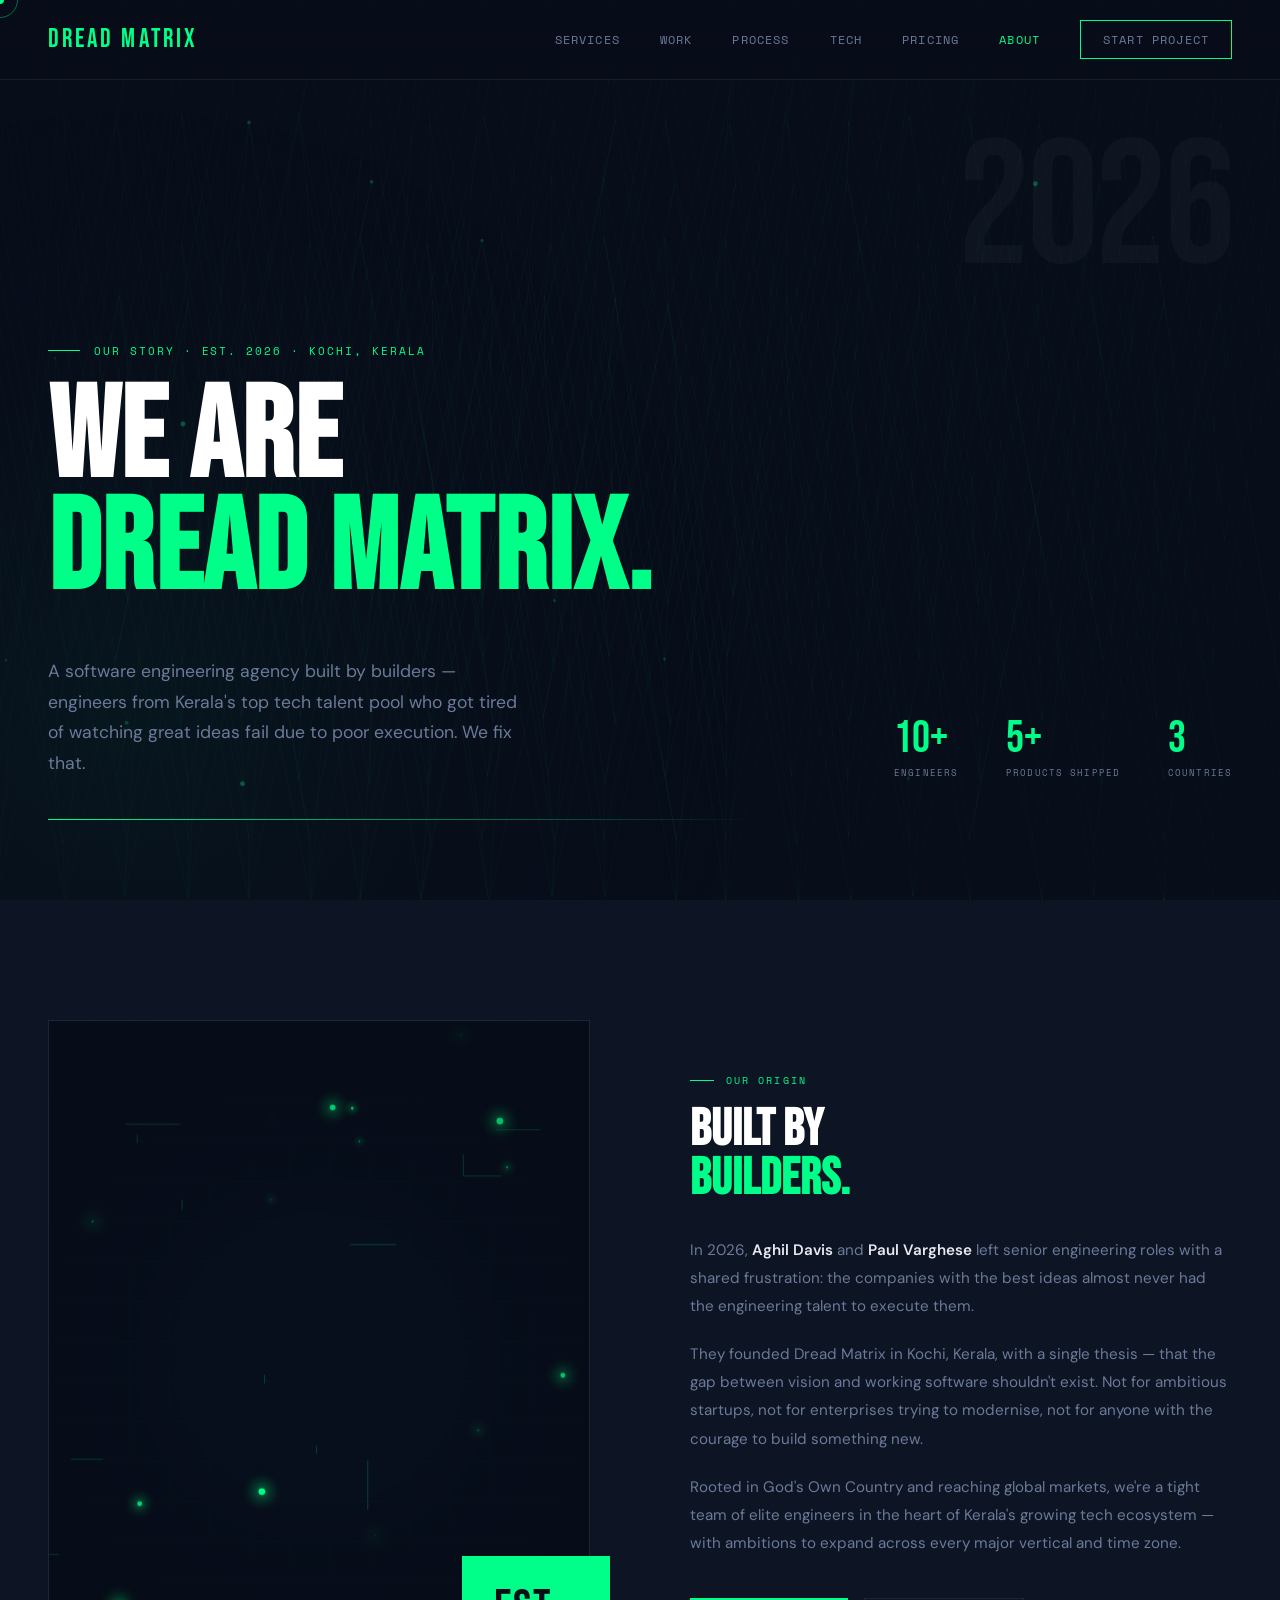
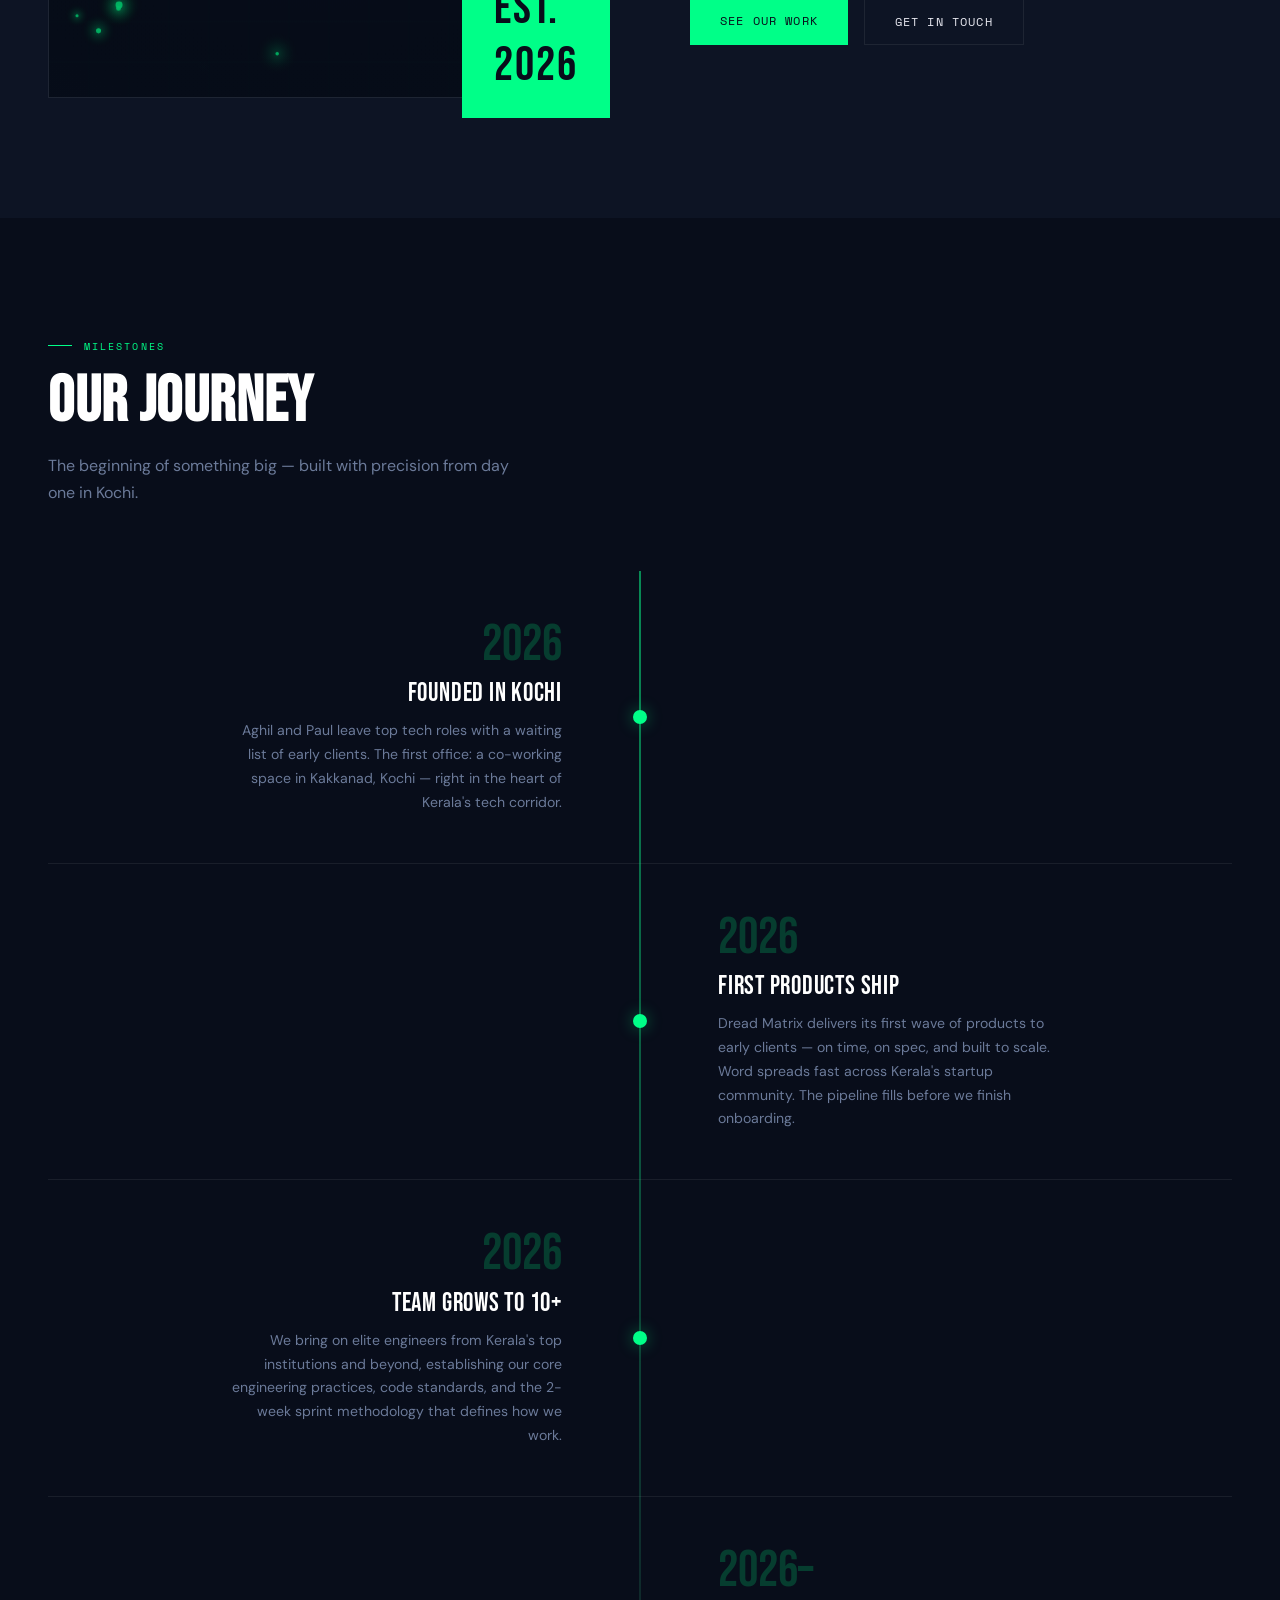
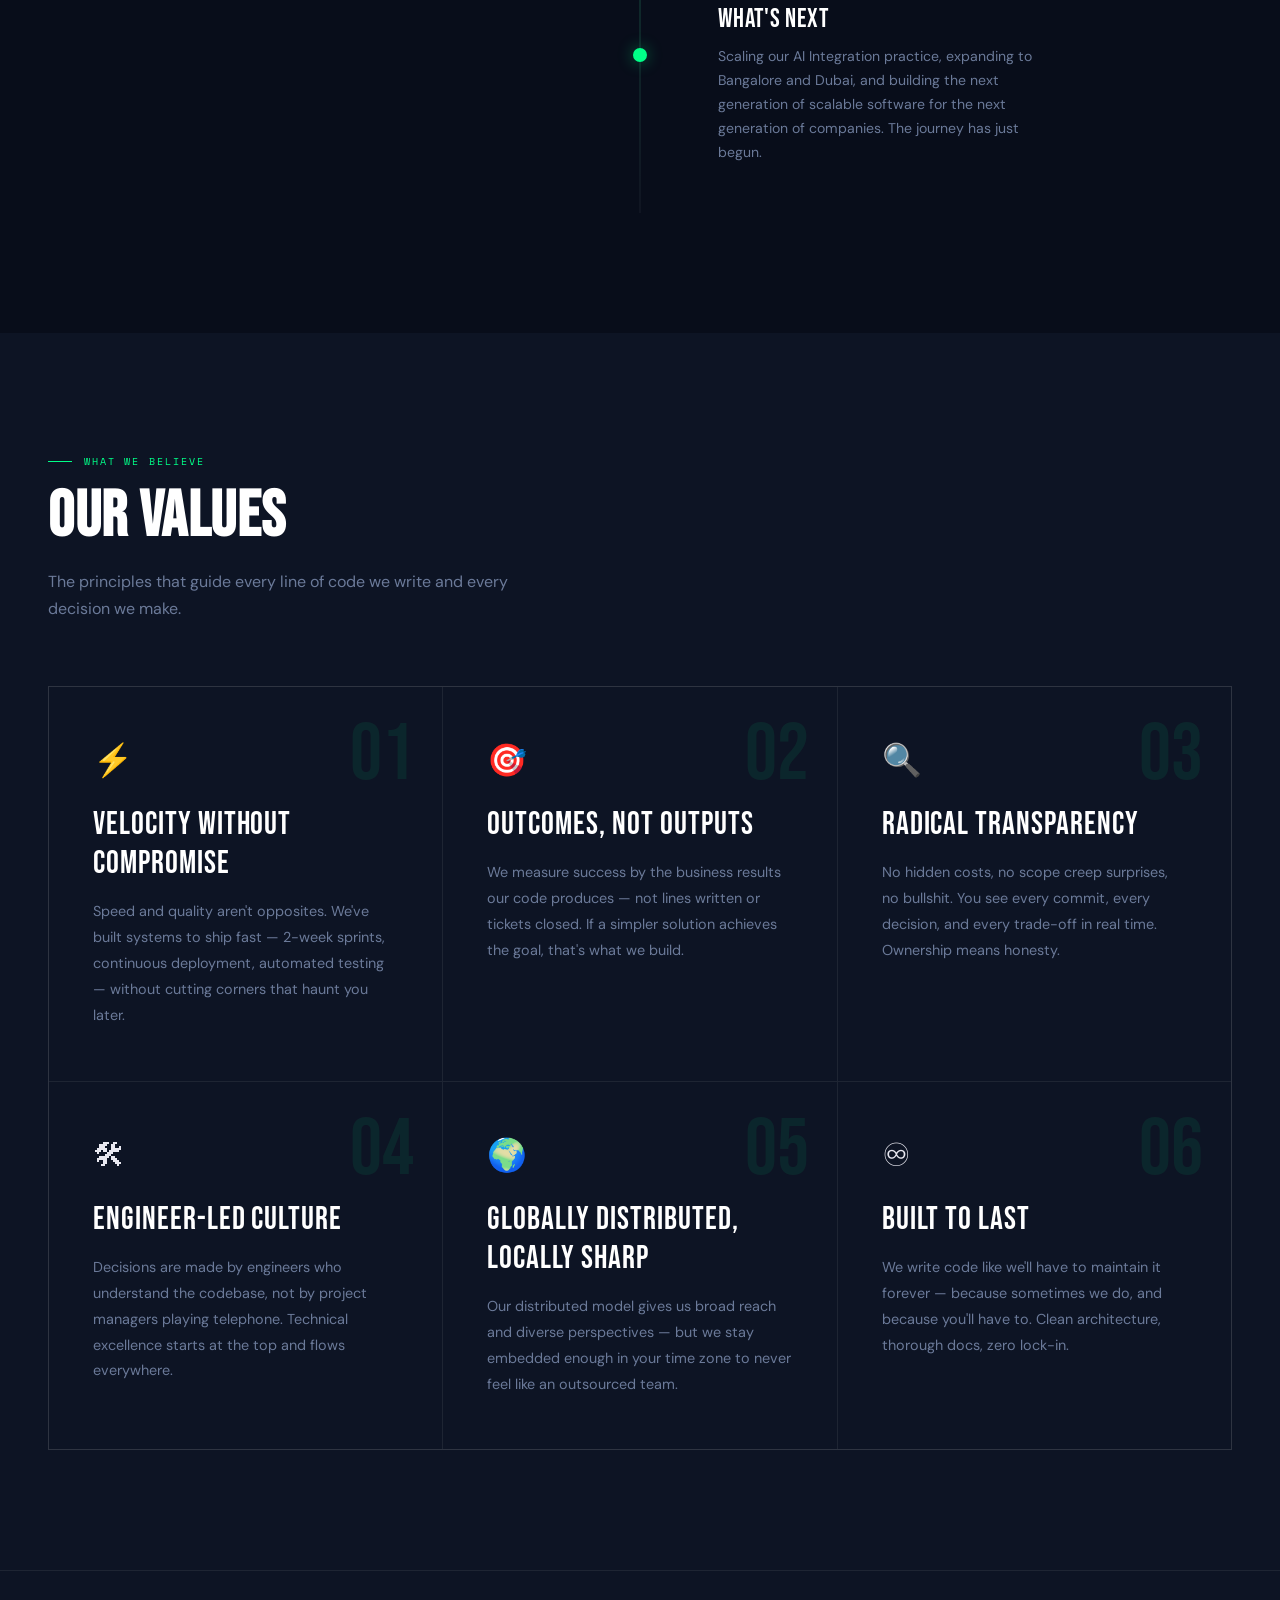
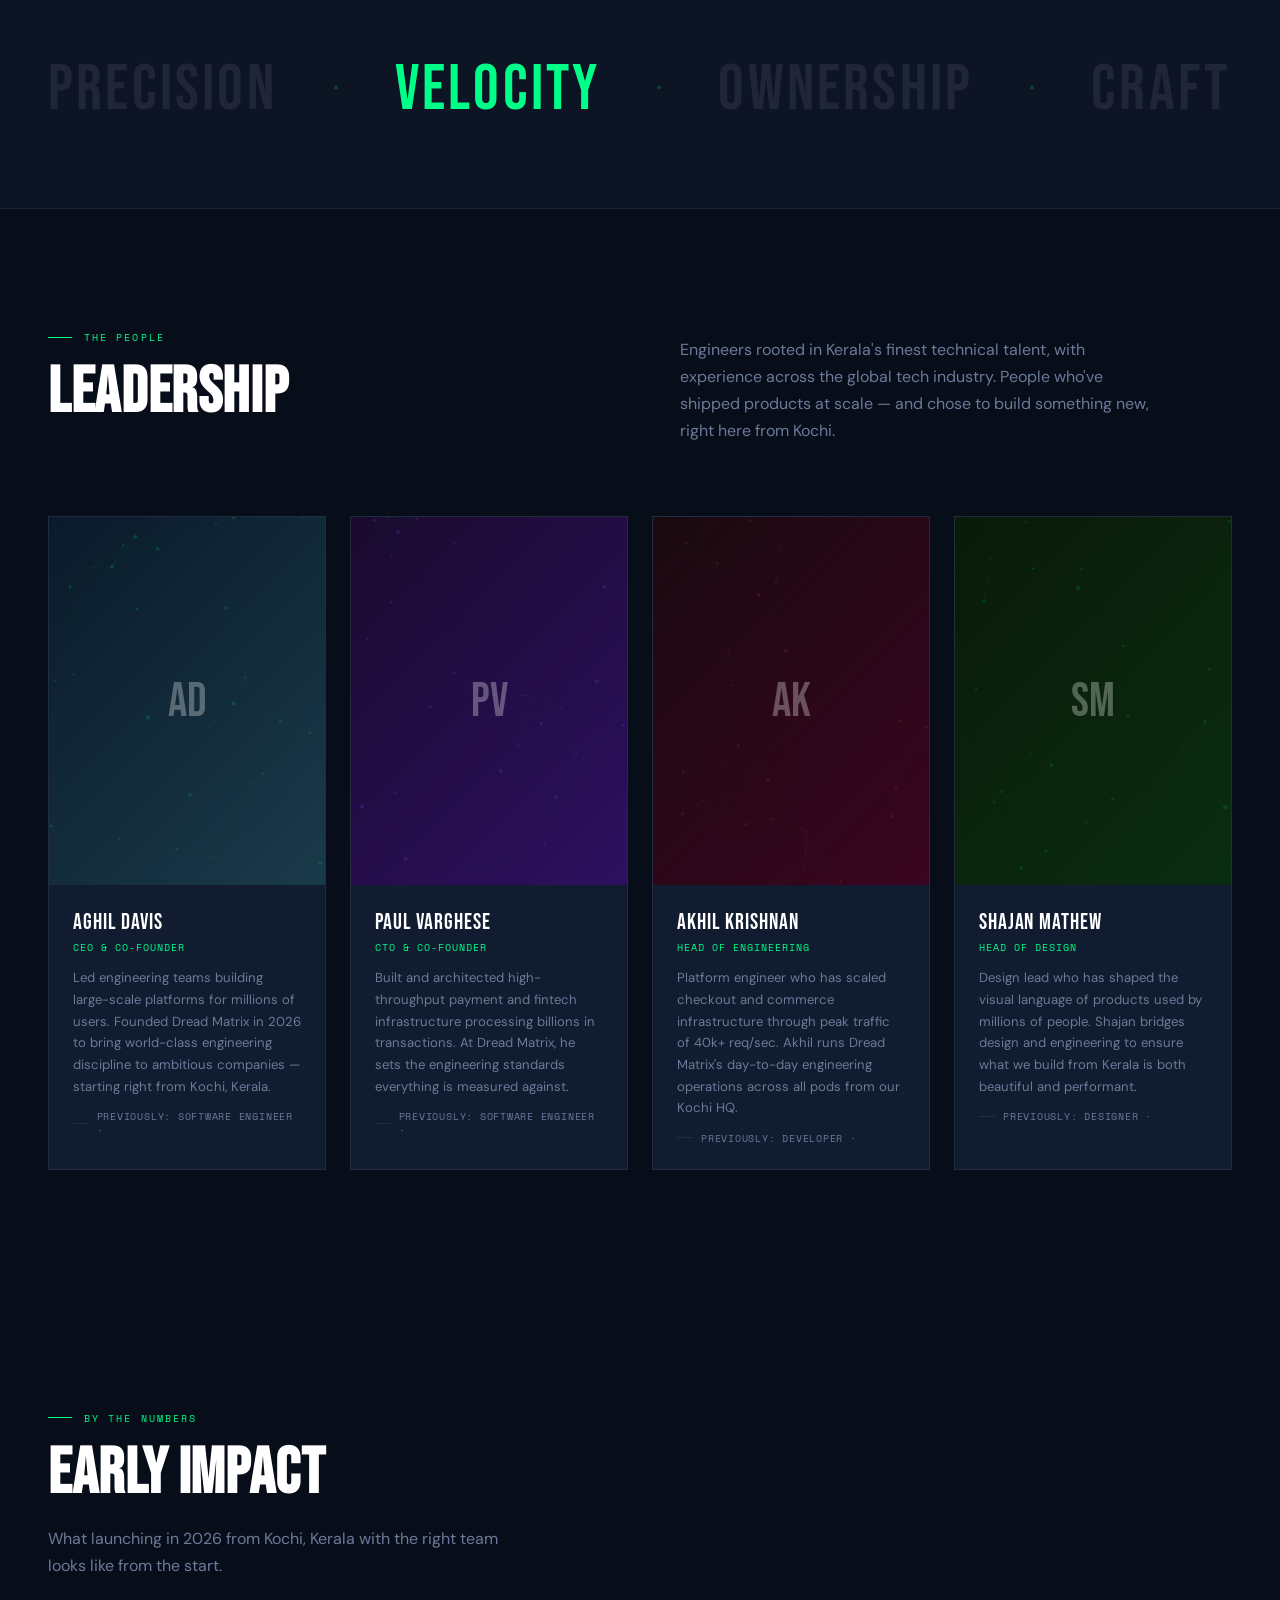
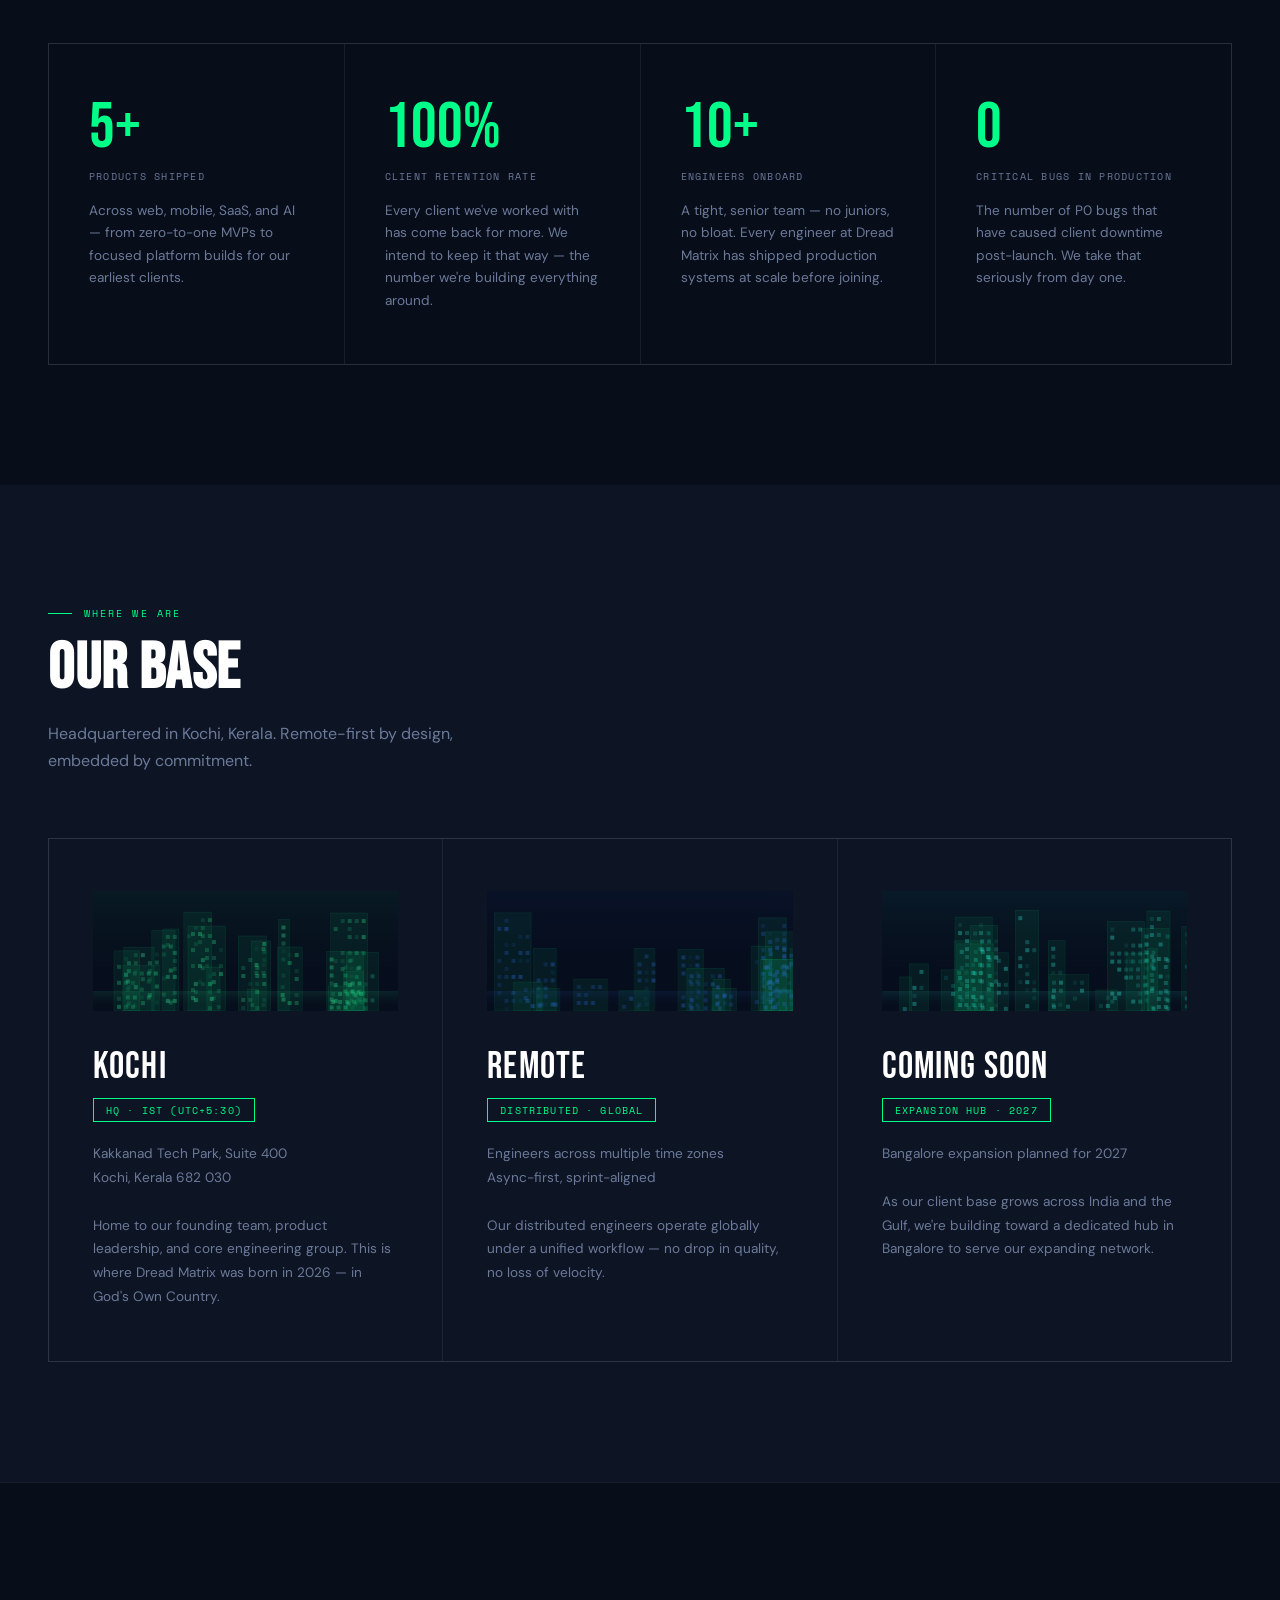
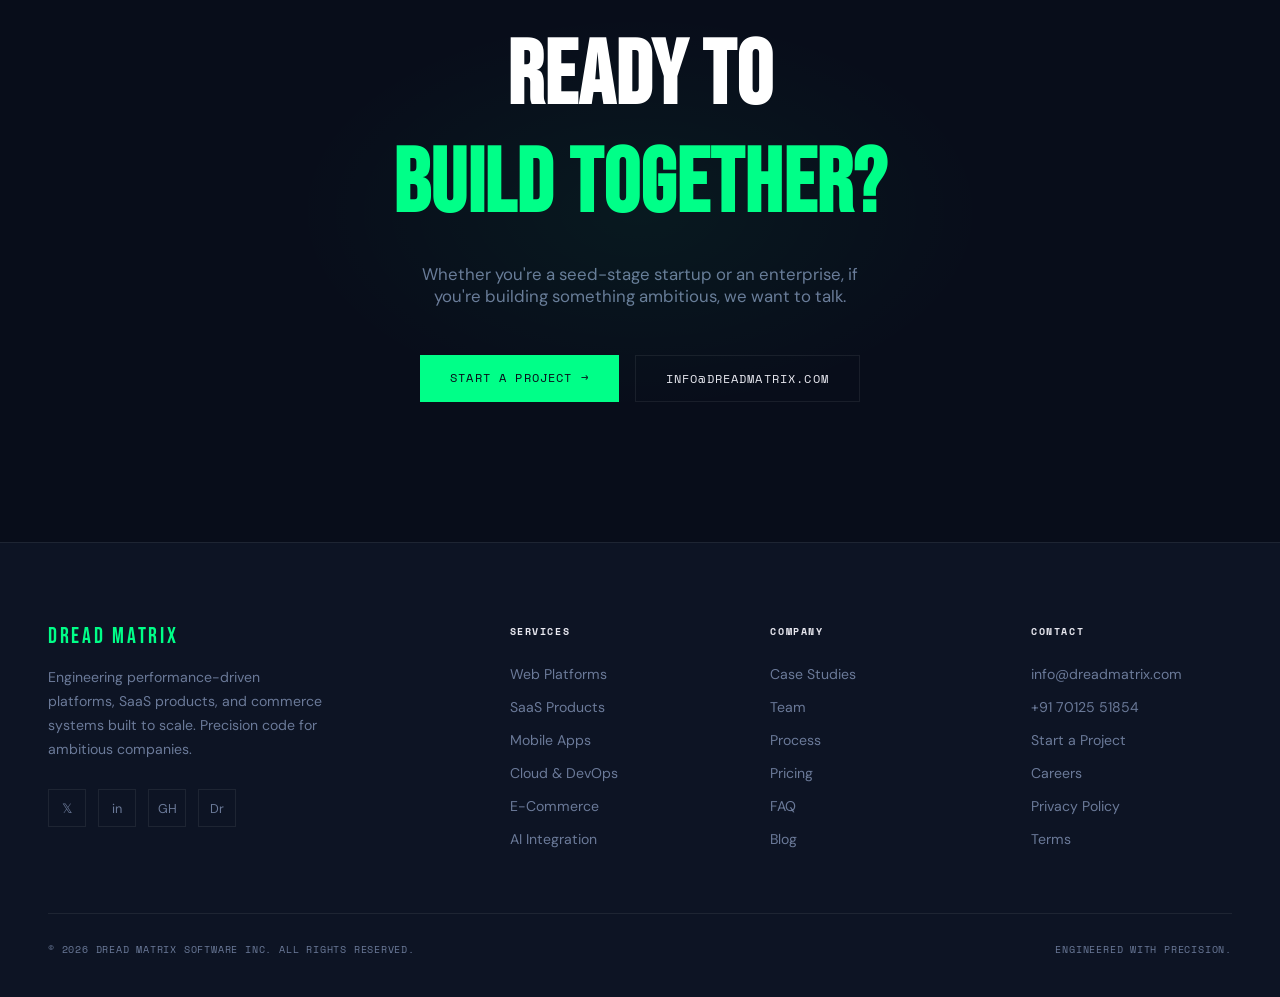
<file: about.html>
<!doctype html>
<html lang="en">
  <head>
    <meta charset="UTF-8" />
    <meta name="viewport" content="width=device-width, initial-scale=1.0" />
    <link rel="icon" type="image/png" sizes="192x192" href="./images/favicon.png" />
    <title>About — Dread Matrix Software Engineering</title>
    <meta
      name="description"
      content="Meet the team behind Dread Matrix. Ex-Google, Stripe, Shopify engineers building scalable software for ambitious companies since 2026."
    />
    <link rel="canonical" href="https://Dread Matrix.dev/about" />
    <meta
      property="og:title"
      content="About Dread Matrix — Engineering Scalable Software"
    />
    <meta
      property="og:description"
      content="The story, people, and values behind Dread Matrix's engineering agency."
    />

    <link rel="preconnect" href="https://fonts.googleapis.com" />
    <link rel="preconnect" href="https://fonts.gstatic.com" crossorigin />
    <link
      href="https://fonts.googleapis.com/css2?family=Bebas+Neue&family=DM+Sans:wght@300;400;500;600&family=Space+Mono:wght@400;700&display=swap"
      rel="stylesheet"
    />

    <style>
      *,
      *::before,
      *::after {
        box-sizing: border-box;
        margin: 0;
        padding: 0;
      }
      :root {
        --bg: #080d1a;
        --bg2: #0d1424;
        --surface: #111c30;
        --surface2: #172238;
        --accent: #00ff88;
        --accent2: #7c3aed;
        --accent3: #f43f5e;
        --text: #e8e8f0;
        --muted: #6b7a99;
        --border: rgba(255, 255, 255, 0.07);
        --font-display: "Bebas Neue", sans-serif;
        --font-body: "DM Sans", sans-serif;
        --font-mono: "Space Mono", monospace;
        --ease: cubic-bezier(0.16, 1, 0.3, 1);
      }
      html {
        scroll-behavior: smooth;
      }
      body {
        background: var(--bg);
        color: var(--text);
        font-family: var(--font-body);
        overflow-x: hidden;
        cursor: none;
      }
      a {
        color: inherit;
        text-decoration: none;
      }

      /* ── CURSOR ── */
      #cursor-dot {
        position: fixed;
        width: 8px;
        height: 8px;
        background: var(--accent);
        border-radius: 50%;
        pointer-events: none;
        z-index: 9999;
        transform: translate(-50%, -50%);
        transition:
          transform 0.1s,
          background 0.2s;
      }
      #cursor-ring {
        position: fixed;
        width: 36px;
        height: 36px;
        border: 1.5px solid rgba(0, 255, 136, 0.4);
        border-radius: 50%;
        pointer-events: none;
        z-index: 9998;
        transform: translate(-50%, -50%);
        transition:
          width 0.25s,
          height 0.25s,
          opacity 0.2s;
      }
      body:has(a:hover) #cursor-ring,
      body:has(button:hover) #cursor-ring {
        width: 56px;
        height: 56px;
        opacity: 0.6;
      }

      /* ── NAV ── */
      nav {
        position: fixed;
        top: 0;
        left: 0;
        right: 0;
        z-index: 100;
        display: flex;
        align-items: center;
        justify-content: space-between;
        padding: 20px 48px;
        background: rgba(8, 13, 26, 0.88);
        backdrop-filter: blur(20px);
        border-bottom: 1px solid var(--border);
      }
      .nav-logo {
        font-family: var(--font-display);
        font-size: 1.6rem;
        letter-spacing: 0.12em;
        color: var(--accent);
      }
      .nav-links {
        display: flex;
        gap: 40px;
        align-items: center;
      }
      .nav-links a {
        font-family: var(--font-mono);
        font-size: 0.72rem;
        letter-spacing: 0.1em;
        text-transform: uppercase;
        color: var(--muted);
        transition: color 0.2s;
      }
      .nav-links a:hover {
        color: var(--text);
      }
      .nav-links a.active {
        color: var(--accent);
      }
      .nav-cta {
        font-family: var(--font-mono);
        font-size: 0.72rem;
        letter-spacing: 0.1em;
        text-transform: uppercase;
        padding: 10px 22px;
        border: 1.5px solid var(--accent);
        color: var(--accent);
        background: transparent;
        cursor: none;
        transition:
          background 0.2s,
          color 0.2s;
      }
      .nav-cta:hover {
        background: var(--accent);
        color: var(--bg);
      }
      .nav-menu-btn {
        display: none;
        background: none;
        border: none;
        color: var(--text);
        cursor: none;
        font-size: 1.2rem;
      }

      /* ── HERO ── */
      #hero {
        position: relative;
        min-height: 100vh;
        display: flex;
        flex-direction: column;
        justify-content: flex-end;
        padding: 0 48px 80px;
        overflow: hidden;
        background: var(--bg);
      }
      #hero-canvas {
        position: absolute;
        inset: 0;
        width: 100%;
        height: 100%;
        pointer-events: none;
        z-index: 0;
      }
      .hero-content {
        position: relative;
        z-index: 1;
      }
      .hero-year-marker {
        position: absolute;
        top: 120px;
        right: 48px;
        font-family: var(--font-display);
        font-size: clamp(6rem, 14vw, 16rem);
        color: rgba(255, 255, 255, 0.03);
        letter-spacing: -0.02em;
        line-height: 1;
        pointer-events: none;
        user-select: none;
        z-index: 0;
      }
      .hero-eyebrow {
        display: flex;
        align-items: center;
        gap: 14px;
        font-family: var(--font-mono);
        font-size: 0.68rem;
        letter-spacing: 0.18em;
        text-transform: uppercase;
        color: var(--accent);
        margin-bottom: 24px;
        opacity: 0;
        animation: fadeUp 0.8s var(--ease) 0.3s forwards;
      }
      .hero-eyebrow::before {
        content: "";
        width: 32px;
        height: 1.5px;
        background: var(--accent);
      }
      .hero-title {
        font-family: var(--font-display);
        font-size: clamp(4.5rem, 10vw, 12rem);
        line-height: 0.88;
        letter-spacing: 0.01em;
        color: #fff;
        opacity: 0;
        animation: fadeUp 0.9s var(--ease) 0.45s forwards;
      }
      .hero-title em {
        color: var(--accent);
        font-style: normal;
      }
      .hero-bottom {
        display: flex;
        justify-content: space-between;
        align-items: flex-end;
        margin-top: 48px;
        opacity: 0;
        animation: fadeUp 0.9s var(--ease) 0.65s forwards;
      }
      .hero-desc {
        font-size: 1.1rem;
        line-height: 1.75;
        color: var(--muted);
        max-width: 480px;
      }
      .hero-stats {
        display: flex;
        gap: 48px;
      }
      .hero-stat-num {
        font-family: var(--font-display);
        font-size: 2.8rem;
        color: var(--accent);
        line-height: 1;
      }
      .hero-stat-label {
        font-family: var(--font-mono);
        font-size: 0.58rem;
        letter-spacing: 0.12em;
        text-transform: uppercase;
        color: var(--muted);
        margin-top: 4px;
      }
      .hero-divider {
        width: 100%;
        height: 1px;
        background: linear-gradient(to right, var(--accent), transparent 60%);
        margin-top: 40px;
        opacity: 0;
        animation: fadeUp 0.9s var(--ease) 0.8s forwards;
      }

      /* ── SHARED ── */
      section {
        padding: 120px 48px;
      }
      .section-label {
        font-family: var(--font-mono);
        font-size: 0.65rem;
        letter-spacing: 0.2em;
        text-transform: uppercase;
        color: var(--accent);
        margin-bottom: 18px;
        display: flex;
        align-items: center;
        gap: 12px;
      }
      .section-label::before {
        content: "";
        width: 24px;
        height: 1px;
        background: var(--accent);
      }
      .section-title {
        font-family: var(--font-display);
        font-size: clamp(2.8rem, 5vw, 5.5rem);
        line-height: 0.95;
        letter-spacing: 0.01em;
        color: #fff;
        margin-bottom: 20px;
      }
      .section-sub {
        font-size: 1rem;
        color: var(--muted);
        line-height: 1.7;
        max-width: 480px;
        margin-bottom: 64px;
      }
      .reveal {
        opacity: 0;
        transform: translateY(40px);
        transition:
          opacity 0.8s var(--ease),
          transform 0.8s var(--ease);
      }
      .reveal.visible {
        opacity: 1;
        transform: none;
      }
      .stagger > * {
        opacity: 0;
        transform: translateY(24px);
        transition:
          opacity 0.6s var(--ease),
          transform 0.6s var(--ease);
      }
      .stagger.visible > *:nth-child(1) {
        opacity: 1;
        transform: none;
        transition-delay: 0s;
      }
      .stagger.visible > *:nth-child(2) {
        opacity: 1;
        transform: none;
        transition-delay: 0.1s;
      }
      .stagger.visible > *:nth-child(3) {
        opacity: 1;
        transform: none;
        transition-delay: 0.2s;
      }
      .stagger.visible > *:nth-child(4) {
        opacity: 1;
        transform: none;
        transition-delay: 0.3s;
      }
      .stagger.visible > *:nth-child(5) {
        opacity: 1;
        transform: none;
        transition-delay: 0.4s;
      }
      .stagger.visible > *:nth-child(6) {
        opacity: 1;
        transform: none;
        transition-delay: 0.5s;
      }
      .btn-primary {
        font-family: var(--font-mono);
        font-size: 0.72rem;
        letter-spacing: 0.1em;
        text-transform: uppercase;
        padding: 14px 30px;
        background: var(--accent);
        color: var(--bg);
        border: none;
        cursor: none;
        display: inline-block;
        transition:
          transform 0.2s,
          box-shadow 0.2s;
      }
      .btn-primary:hover {
        transform: translateY(-2px);
        box-shadow: 0 12px 36px rgba(0, 255, 136, 0.25);
      }
      .btn-ghost {
        font-family: var(--font-mono);
        font-size: 0.72rem;
        letter-spacing: 0.1em;
        text-transform: uppercase;
        padding: 14px 30px;
        display: inline-block;
        background: transparent;
        color: var(--text);
        border: 1.5px solid var(--border);
        cursor: none;
        transition:
          border-color 0.2s,
          color 0.2s;
      }
      .btn-ghost:hover {
        border-color: rgba(255, 255, 255, 0.3);
        color: #fff;
      }

      /* ── ORIGIN STORY ── */
      #origin {
        background: var(--bg2);
      }
      .origin-layout {
        display: grid;
        grid-template-columns: 1fr 1fr;
        gap: 100px;
        align-items: center;
      }
      .origin-visual {
        position: relative;
        aspect-ratio: 4/5;
      }
      .origin-canvas-wrap {
        position: absolute;
        inset: 0;
        border: 1px solid var(--border);
        overflow: hidden;
      }
      .origin-canvas-wrap canvas {
        width: 100%;
        height: 100%;
        display: block;
      }
      .origin-year-badge {
        position: absolute;
        bottom: -20px;
        right: -20px;
        background: var(--accent);
        color: var(--bg);
        font-family: var(--font-display);
        font-size: 3rem;
        letter-spacing: 0.04em;
        padding: 24px 32px;
        z-index: 2;
      }
      .origin-text h2 {
        font-family: var(--font-display);
        font-size: clamp(2.4rem, 4vw, 4.5rem);
        line-height: 0.95;
        color: #fff;
        margin-bottom: 32px;
      }
      .origin-text h2 span {
        color: var(--accent);
      }
      .origin-text p {
        font-size: 0.95rem;
        color: var(--muted);
        line-height: 1.85;
        margin-bottom: 20px;
      }
      .origin-text p strong {
        color: var(--text);
        font-weight: 600;
      }

      /* ── TIMELINE ── */
      #timeline {
        background: var(--bg);
      }
      .timeline-wrap {
        position: relative;
      }
      .timeline-line {
        position: absolute;
        left: 50%;
        top: 0;
        bottom: 0;
        width: 1px;
        background: var(--border);
        transform: translateX(-50%);
      }
      .timeline-line-fill {
        position: absolute;
        left: 50%;
        top: 0;
        width: 1px;
        height: 0;
        background: linear-gradient(to bottom, var(--accent), transparent);
        transform: translateX(-50%);
        transition: height 1.5s var(--ease);
      }
      .timeline-line-fill.active {
        height: 100%;
      }
      .timeline-items {
        display: flex;
        flex-direction: column;
        gap: 0;
      }
      .timeline-item {
        display: grid;
        grid-template-columns: 1fr 60px 1fr;
        align-items: center;
        gap: 0;
        padding: 48px 0;
        border-bottom: 1px solid var(--border);
        opacity: 0;
        transform: translateY(30px);
        transition:
          opacity 0.7s var(--ease),
          transform 0.7s var(--ease);
      }
      .timeline-item.visible {
        opacity: 1;
        transform: none;
      }
      .timeline-item:last-child {
        border-bottom: none;
      }
      .timeline-item:nth-child(odd) .tl-content {
        text-align: right;
        padding-right: 48px;
      }
      .timeline-item:nth-child(odd) .tl-empty {
        order: 3;
      }
      .timeline-item:nth-child(even) .tl-content {
        text-align: left;
        padding-left: 48px;
        order: 3;
      }
      .timeline-item:nth-child(even) .tl-empty {
        order: 1;
      }
      .tl-dot {
        width: 14px;
        height: 14px;
        border-radius: 50%;
        background: var(--bg);
        border: 2px solid var(--accent);
        margin: 0 auto;
        position: relative;
        box-shadow: 0 0 16px rgba(0, 255, 136, 0.4);
        order: 2;
        transition: background 0.3s;
      }
      .timeline-item.visible .tl-dot {
        background: var(--accent);
      }
      .tl-year {
        font-family: var(--font-display);
        font-size: 3.2rem;
        color: rgba(0, 255, 136, 0.2);
        line-height: 1;
        margin-bottom: 8px;
      }
      .tl-title {
        font-family: var(--font-display);
        font-size: 1.6rem;
        letter-spacing: 0.03em;
        color: #fff;
        margin-bottom: 10px;
      }
      .tl-desc {
        font-size: 0.88rem;
        color: var(--muted);
        line-height: 1.7;
        max-width: 340px;
      }
      .timeline-item:nth-child(odd) .tl-desc {
        margin-left: auto;
      }

      /* ── VALUES ── */
      #values {
        background: var(--bg2);
      }
      .values-grid {
        display: grid;
        grid-template-columns: repeat(3, 1fr);
        gap: 1px;
        background: var(--border);
        border: 1px solid var(--border);
      }
      .value-card {
        background: var(--bg2);
        padding: 52px 44px;
        position: relative;
        overflow: hidden;
        transition: background 0.3s;
      }
      .value-card::after {
        content: "";
        position: absolute;
        bottom: 0;
        left: 0;
        right: 0;
        height: 2px;
        background: linear-gradient(90deg, var(--accent), transparent);
        transform: scaleX(0);
        transform-origin: left;
        transition: transform 0.4s var(--ease);
      }
      .value-card:hover {
        background: var(--surface);
      }
      .value-card:hover::after {
        transform: scaleX(1);
      }
      .value-num {
        font-family: var(--font-display);
        font-size: 5rem;
        color: rgba(0, 255, 136, 0.08);
        line-height: 1;
        position: absolute;
        top: 28px;
        right: 28px;
      }
      .value-icon {
        font-size: 2rem;
        margin-bottom: 24px;
      }
      .value-title {
        font-family: var(--font-display);
        font-size: 2rem;
        letter-spacing: 0.03em;
        color: #fff;
        margin-bottom: 16px;
      }
      .value-desc {
        font-size: 0.9rem;
        color: var(--muted);
        line-height: 1.8;
      }

      /* ── TEAM ── */
      #team {
        background: var(--bg);
      }
      .team-intro {
        display: grid;
        grid-template-columns: 1fr 1fr;
        gap: 80px;
        align-items: end;
        margin-bottom: 72px;
      }
      .team-grid-full {
        display: grid;
        grid-template-columns: repeat(4, 1fr);
        gap: 24px;
      }
      .team-card {
        background: var(--surface);
        border: 1px solid var(--border);
        overflow: hidden;
        transition: transform 0.3s var(--ease);
      }
      .team-card:hover {
        transform: translateY(-6px);
      }
      .team-img {
        aspect-ratio: 3/4;
        display: flex;
        align-items: center;
        justify-content: center;
        font-family: var(--font-display);
        font-size: 3rem;
        color: rgba(255, 255, 255, 0.3);
        position: relative;
        overflow: hidden;
      }
      .team-img canvas {
        position: absolute;
        inset: 0;
        width: 100%;
        height: 100%;
      }
      .team-img-text {
        position: relative;
        z-index: 1;
      }
      .team-info {
        padding: 24px;
      }
      .team-name {
        font-family: var(--font-display);
        font-size: 1.4rem;
        letter-spacing: 0.04em;
        color: #fff;
        margin-bottom: 4px;
      }
      .team-role {
        font-family: var(--font-mono);
        font-size: 0.62rem;
        letter-spacing: 0.1em;
        text-transform: uppercase;
        color: var(--accent);
        margin-bottom: 12px;
      }
      .team-bio {
        font-size: 0.82rem;
        color: var(--muted);
        line-height: 1.65;
      }
      .team-prev {
        font-family: var(--font-mono);
        font-size: 0.6rem;
        letter-spacing: 0.08em;
        text-transform: uppercase;
        color: var(--muted);
        margin-top: 12px;
        display: flex;
        align-items: center;
        gap: 8px;
      }
      .team-prev::before {
        content: "";
        width: 16px;
        height: 1px;
        background: var(--border);
      }

      /* ── CULTURE STRIP ── */
      #culture {
        background: var(--bg2);
        padding: 80px 0;
        overflow: hidden;
        border-top: 1px solid var(--border);
        border-bottom: 1px solid var(--border);
      }
      .culture-ticker {
        display: flex;
        gap: 0;
        animation: cultureScroll 30s linear infinite;
        width: max-content;
      }
      .culture-item {
        display: flex;
        align-items: center;
        gap: 0;
        white-space: nowrap;
      }
      .culture-word {
        font-family: var(--font-display);
        font-size: clamp(2.5rem, 5vw, 5rem);
        letter-spacing: 0.05em;
        text-transform: uppercase;
        padding: 0 48px;
        transition: color 0.3s;
      }
      .culture-word.c1 {
        color: rgba(255, 255, 255, 0.08);
      }
      .culture-word.c2 {
        color: var(--accent);
      }
      .culture-word.c3 {
        color: rgba(255, 255, 255, 0.08);
      }
      .culture-sep {
        font-family: var(--font-display);
        font-size: 2rem;
        color: rgba(0, 255, 136, 0.2);
        padding: 0 8px;
      }
      @keyframes cultureScroll {
        from {
          transform: translateX(0);
        }
        to {
          transform: translateX(-50%);
        }
      }

      /* ── NUMBERS ── */
      #numbers {
        background: var(--bg);
      }
      .numbers-grid {
        display: grid;
        grid-template-columns: repeat(4, 1fr);
        gap: 1px;
        background: var(--border);
        border: 1px solid var(--border);
      }
      .number-item {
        background: var(--bg);
        padding: 52px 40px;
        position: relative;
        transition: background 0.3s;
      }
      .number-item:hover {
        background: var(--surface);
      }
      .number-big {
        font-family: var(--font-display);
        font-size: clamp(3rem, 5vw, 6rem);
        color: var(--accent);
        line-height: 1;
        margin-bottom: 8px;
      }
      .number-label {
        font-family: var(--font-mono);
        font-size: 0.65rem;
        letter-spacing: 0.12em;
        text-transform: uppercase;
        color: var(--muted);
        margin-bottom: 16px;
      }
      .number-desc {
        font-size: 0.85rem;
        color: var(--muted);
        line-height: 1.65;
      }

      /* ── OFFICES ── */
      #offices {
        background: var(--bg2);
      }
      .offices-grid {
        display: grid;
        grid-template-columns: repeat(3, 1fr);
        gap: 1px;
        background: var(--border);
        border: 1px solid var(--border);
      }
      .office-card {
        background: var(--bg2);
        padding: 52px 44px;
        position: relative;
        overflow: hidden;
        transition: background 0.3s;
      }
      .office-card:hover {
        background: var(--surface);
      }
      .office-canvas {
        width: 100%;
        height: 120px;
        margin-bottom: 32px;
        display: block;
      }
      .office-city {
        font-family: var(--font-display);
        font-size: 2.4rem;
        letter-spacing: 0.03em;
        color: #fff;
        margin-bottom: 8px;
      }
      .office-tag {
        font-family: var(--font-mono);
        font-size: 0.6rem;
        letter-spacing: 0.12em;
        text-transform: uppercase;
        padding: 4px 12px;
        border: 1px solid var(--accent);
        color: var(--accent);
        margin-bottom: 20px;
        display: inline-block;
      }
      .office-detail {
        font-size: 0.85rem;
        color: var(--muted);
        line-height: 1.75;
      }

      /* ── CTA ── */
      #join {
        background: var(--bg);
        border-top: 1px solid var(--border);
        text-align: center;
        padding: 140px 48px;
        position: relative;
        overflow: hidden;
      }
      .join-glow {
        position: absolute;
        top: 50%;
        left: 50%;
        transform: translate(-50%, -50%);
        width: 700px;
        height: 400px;
        background: radial-gradient(
          ellipse,
          rgba(0, 255, 136, 0.05) 0%,
          transparent 70%
        );
        pointer-events: none;
      }
      .join-title {
        font-family: var(--font-display);
        font-size: clamp(3rem, 7vw, 8rem);
        letter-spacing: 0.01em;
        color: #fff;
        margin-bottom: 24px;
        position: relative;
      }
      .join-title span {
        color: var(--accent);
      }
      .join-sub {
        font-size: 1.05rem;
        color: var(--muted);
        max-width: 460px;
        margin: 0 auto 48px;
      }
      .join-actions {
        display: flex;
        gap: 16px;
        justify-content: center;
        flex-wrap: wrap;
      }

      /* ── FOOTER ── */
      footer {
        background: var(--bg2);
        border-top: 1px solid var(--border);
        padding: 80px 48px 40px;
      }
      .footer-top {
        display: grid;
        grid-template-columns: 2fr 1fr 1fr 1fr;
        gap: 60px;
        margin-bottom: 64px;
      }
      .footer-brand .nav-logo {
        font-size: 1.4rem;
        margin-bottom: 16px;
        display: block;
      }
      .footer-brand p {
        font-size: 0.88rem;
        color: var(--muted);
        line-height: 1.7;
        max-width: 280px;
        margin-bottom: 28px;
      }
      .footer-social {
        display: flex;
        gap: 12px;
      }
      .social-btn {
        width: 38px;
        height: 38px;
        border: 1px solid var(--border);
        display: flex;
        align-items: center;
        justify-content: center;
        color: var(--muted);
        font-size: 0.8rem;
        transition:
          border-color 0.2s,
          color 0.2s;
      }
      .social-btn:hover {
        border-color: var(--accent);
        color: var(--accent);
      }
      .footer-col h4 {
        font-family: var(--font-mono);
        font-size: 0.65rem;
        letter-spacing: 0.15em;
        text-transform: uppercase;
        color: var(--text);
        margin-bottom: 24px;
      }
      .footer-col ul {
        list-style: none;
        display: flex;
        flex-direction: column;
        gap: 12px;
      }
      .footer-col ul li a {
        font-size: 0.88rem;
        color: var(--muted);
        transition: color 0.2s;
      }
      .footer-col ul li a:hover {
        color: var(--text);
      }
      .footer-bottom {
        display: flex;
        justify-content: space-between;
        align-items: center;
        border-top: 1px solid var(--border);
        padding-top: 28px;
        font-family: var(--font-mono);
        font-size: 0.62rem;
        letter-spacing: 0.08em;
        text-transform: uppercase;
        color: var(--muted);
      }

      /* ── ANIMATIONS ── */
      @keyframes fadeUp {
        from {
          opacity: 0;
          transform: translateY(32px);
        }
        to {
          opacity: 1;
          transform: none;
        }
      }

      /* ── RESPONSIVE ── */
      @media (max-width: 1100px) {
        .team-grid-full {
          grid-template-columns: repeat(2, 1fr);
        }
        .numbers-grid {
          grid-template-columns: repeat(2, 1fr);
        }
        .values-grid {
          grid-template-columns: repeat(2, 1fr);
        }
        .offices-grid {
          grid-template-columns: 1fr 1fr;
        }
      }
      @media (max-width: 768px) {
        nav {
          padding: 16px 24px;
        }
        .nav-links {
          display: none;
        }
        .nav-menu-btn {
          display: block;
        }
        section {
          padding: 80px 24px;
        }
        #hero {
          padding: 0 24px 60px;
        }
        .origin-layout,
        .team-intro,
        .footer-top {
          grid-template-columns: 1fr;
        }
        .hero-bottom {
          flex-direction: column;
          align-items: flex-start;
          gap: 32px;
        }
        .team-grid-full {
          grid-template-columns: 1fr 1fr;
        }
        .values-grid,
        .numbers-grid,
        .offices-grid {
          grid-template-columns: 1fr;
        }
        .timeline-item {
          grid-template-columns: 1fr 40px;
          gap: 24px;
        }
        .timeline-item:nth-child(odd) .tl-content,
        .timeline-item:nth-child(even) .tl-content {
          text-align: left;
          padding-left: 0;
          padding-right: 0;
          order: 2;
        }
        .timeline-item:nth-child(odd) .tl-empty,
        .timeline-item:nth-child(even) .tl-empty {
          display: none;
        }
        .tl-dot {
          order: 1;
          margin: 0;
        }
        .timeline-line,
        .timeline-line-fill {
          left: 20px;
        }
        .tl-desc {
          margin-left: 0 !important;
          max-width: 100%;
        }
        .footer-top {
          gap: 40px;
        }
      }
    </style>
  </head>
  <body>
    <div id="cursor-dot"></div>
    <div id="cursor-ring"></div>

    <!-- NAV -->
    <nav role="navigation" aria-label="Main navigation">
      <a href="index.html" class="nav-logo">Dread Matrix</a>
      <div class="nav-links">
        <a href="index.html#services">Services</a>
        <a href="index.html#work">Work</a>
        <a href="index.html#process">Process</a>
        <a href="index.html#tech">Tech</a>
        <a href="index.html#pricing">Pricing</a>
        <a href="about.html" class="active">About</a>
        <a href="index.html#contact" class="nav-cta">Start Project</a>
      </div>
      <button class="nav-menu-btn" aria-label="Open menu">☰</button>
    </nav>

    <!-- HERO -->
    <section id="hero">
      <canvas id="hero-canvas" aria-hidden="true"></canvas>
      <div class="hero-year-marker" aria-hidden="true">2026</div>
      <div class="hero-content">
        <!-- Updated: location changed to Kochi, Kerala -->
        <div class="hero-eyebrow">Our Story · Est. 2026 · Kochi, Kerala</div>
        <h1 class="hero-title">
          We Are<br />
          <em>Dread Matrix.</em>
        </h1>
        <div class="hero-bottom">
          <p class="hero-desc">
            A software engineering agency built by builders — engineers from
            Kerala's top tech talent pool who got tired of watching great ideas
            fail due to poor execution. We fix that.
          </p>
          <div class="hero-stats">
            <div>
              <div class="hero-stat-num">10+</div>
              <div class="hero-stat-label">Engineers</div>
            </div>
            <div>
              <div class="hero-stat-num">5+</div>
              <div class="hero-stat-label">Products Shipped</div>
            </div>
            <div>
              <div class="hero-stat-num">3</div>
              <div class="hero-stat-label">Countries</div>
            </div>
          </div>
        </div>
        <div class="hero-divider"></div>
      </div>
    </section>

    <!-- ORIGIN STORY -->
    <section id="origin" aria-labelledby="origin-title">
      <div class="origin-layout reveal">
        <div class="origin-visual">
          <div class="origin-canvas-wrap">
            <canvas id="origin-canvas"></canvas>
          </div>
          <div class="origin-year-badge">EST.<br />2026</div>
        </div>
        <div class="origin-text">
          <div class="section-label">Our Origin</div>
          <h2 id="origin-title">Built by<br /><span>Builders.</span></h2>
          <!-- Updated: founders and origin story localised to Kerala/Kochi -->
          <p>
            In 2026, <strong>Aghil Davis</strong> and
            <strong>Paul Varghese</strong> left senior engineering roles with a
            shared frustration: the companies with the best ideas almost never
            had the engineering talent to execute them.
          </p>
          <p>
            They founded Dread Matrix in Kochi, Kerala, with a single thesis — that
            the gap between vision and working software shouldn't exist. Not for
            ambitious startups, not for enterprises trying to modernise, not for
            anyone with the courage to build something new.
          </p>
          <p>
            Rooted in God's Own Country and reaching global markets, we're a
            tight team of elite engineers in the heart of Kerala's growing tech
            ecosystem — with ambitions to expand across every major vertical and
            time zone.
          </p>
          <br />
          <div style="display: flex; gap: 16px; flex-wrap: wrap">
            <a href="index.html#work" class="btn-primary">See Our Work</a>
            <a href="index.html#contact" class="btn-ghost">Get in Touch</a>
          </div>
        </div>
      </div>
    </section>

    <!-- TIMELINE -->
    <section id="timeline" aria-labelledby="timeline-title">
      <div class="reveal">
        <div class="section-label">Milestones</div>
        <h2 class="section-title" id="timeline-title">Our Journey</h2>
        <p class="section-sub">
          The beginning of something big — built with precision from day one in
          Kochi.
        </p>
      </div>
      <div class="timeline-wrap">
        <div class="timeline-line"></div>
        <div class="timeline-line-fill" id="tl-fill"></div>
        <div class="timeline-items">
          <div class="timeline-item">
            <div class="tl-content">
              <div class="tl-year">2026</div>
              <!-- Updated: founded in Kochi, Kerala -->
              <div class="tl-title">Founded in Kochi</div>
              <p class="tl-desc">
                Aghil and Paul leave top tech roles with a waiting list of early
                clients. The first office: a co-working space in Kakkanad, Kochi
                — right in the heart of Kerala's tech corridor.
              </p>
            </div>
            <div class="tl-dot"></div>
            <div class="tl-empty"></div>
          </div>
          <div class="timeline-item">
            <div class="tl-empty"></div>
            <div class="tl-dot"></div>
            <div class="tl-content">
              <div class="tl-year">2026</div>
              <div class="tl-title">First Products Ship</div>
              <p class="tl-desc">
                Dread Matrix delivers its first wave of products to early clients —
                on time, on spec, and built to scale. Word spreads fast across
                Kerala's startup community. The pipeline fills before we finish
                onboarding.
              </p>
            </div>
          </div>
          <div class="timeline-item">
            <div class="tl-content">
              <div class="tl-year">2026</div>
              <div class="tl-title">Team Grows to 10+</div>
              <p class="tl-desc">
                We bring on elite engineers from Kerala's top institutions and
                beyond, establishing our core engineering practices, code
                standards, and the 2-week sprint methodology that defines how we
                work.
              </p>
            </div>
            <div class="tl-dot"></div>
            <div class="tl-empty"></div>
          </div>
          <div class="timeline-item">
            <div class="tl-empty"></div>
            <div class="tl-dot"></div>
            <div class="tl-content">
              <div class="tl-year">2026–</div>
              <div class="tl-title">What's Next</div>
              <!-- Updated: expansion mention changed from London to Bangalore/Dubai which are more relevant for a Kerala company -->
              <p class="tl-desc">
                Scaling our AI Integration practice, expanding to Bangalore and
                Dubai, and building the next generation of scalable software for
                the next generation of companies. The journey has just begun.
              </p>
            </div>
          </div>
        </div>
      </div>
    </section>

    <!-- VALUES -->
    <section id="values" aria-labelledby="values-title">
      <div class="reveal">
        <div class="section-label">What We Believe</div>
        <h2 class="section-title" id="values-title">Our Values</h2>
        <p class="section-sub">
          The principles that guide every line of code we write and every
          decision we make.
        </p>
      </div>
      <div class="values-grid stagger reveal">
        <div class="value-card">
          <div class="value-num">01</div>
          <div class="value-icon">⚡</div>
          <div class="value-title">Velocity Without Compromise</div>
          <p class="value-desc">
            Speed and quality aren't opposites. We've built systems to ship fast
            — 2-week sprints, continuous deployment, automated testing — without
            cutting corners that haunt you later.
          </p>
        </div>
        <div class="value-card">
          <div class="value-num">02</div>
          <div class="value-icon">🎯</div>
          <div class="value-title">Outcomes, Not Outputs</div>
          <p class="value-desc">
            We measure success by the business results our code produces — not
            lines written or tickets closed. If a simpler solution achieves the
            goal, that's what we build.
          </p>
        </div>
        <div class="value-card">
          <div class="value-num">03</div>
          <div class="value-icon">🔍</div>
          <div class="value-title">Radical Transparency</div>
          <p class="value-desc">
            No hidden costs, no scope creep surprises, no bullshit. You see
            every commit, every decision, and every trade-off in real time.
            Ownership means honesty.
          </p>
        </div>
        <div class="value-card">
          <div class="value-num">04</div>
          <div class="value-icon">🛠</div>
          <div class="value-title">Engineer-Led Culture</div>
          <p class="value-desc">
            Decisions are made by engineers who understand the codebase, not by
            project managers playing telephone. Technical excellence starts at
            the top and flows everywhere.
          </p>
        </div>
        <div class="value-card">
          <div class="value-num">05</div>
          <div class="value-icon">🌍</div>
          <div class="value-title">Globally Distributed, Locally Sharp</div>
          <p class="value-desc">
            Our distributed model gives us broad reach and diverse perspectives
            — but we stay embedded enough in your time zone to never feel like
            an outsourced team.
          </p>
        </div>
        <div class="value-card">
          <div class="value-num">06</div>
          <div class="value-icon">♾</div>
          <div class="value-title">Built to Last</div>
          <p class="value-desc">
            We write code like we'll have to maintain it forever — because
            sometimes we do, and because you'll have to. Clean architecture,
            thorough docs, zero lock-in.
          </p>
        </div>
      </div>
    </section>

    <!-- CULTURE TICKER -->
    <div id="culture" aria-hidden="true">
      <div class="culture-ticker">
        <div class="culture-item">
          <span class="culture-word c1">PRECISION</span
          ><span class="culture-sep">·</span>
        </div>
        <div class="culture-item">
          <span class="culture-word c2">VELOCITY</span
          ><span class="culture-sep">·</span>
        </div>
        <div class="culture-item">
          <span class="culture-word c1">OWNERSHIP</span
          ><span class="culture-sep">·</span>
        </div>
        <div class="culture-item">
          <span class="culture-word c3">CRAFT</span
          ><span class="culture-sep">·</span>
        </div>
        <div class="culture-item">
          <span class="culture-word c1">INTEGRITY</span
          ><span class="culture-sep">·</span>
        </div>
        <div class="culture-item">
          <span class="culture-word c2">SCALE</span
          ><span class="culture-sep">·</span>
        </div>
        <div class="culture-item">
          <span class="culture-word c1">CLARITY</span
          ><span class="culture-sep">·</span>
        </div>
        <div class="culture-item">
          <span class="culture-word c3">IMPACT</span
          ><span class="culture-sep">·</span>
        </div>
        <!-- duplicate -->
        <div class="culture-item">
          <span class="culture-word c1">PRECISION</span
          ><span class="culture-sep">·</span>
        </div>
        <div class="culture-item">
          <span class="culture-word c2">VELOCITY</span
          ><span class="culture-sep">·</span>
        </div>
        <div class="culture-item">
          <span class="culture-word c1">OWNERSHIP</span
          ><span class="culture-sep">·</span>
        </div>
        <div class="culture-item">
          <span class="culture-word c3">CRAFT</span
          ><span class="culture-sep">·</span>
        </div>
        <div class="culture-item">
          <span class="culture-word c1">INTEGRITY</span
          ><span class="culture-sep">·</span>
        </div>
        <div class="culture-item">
          <span class="culture-word c2">SCALE</span
          ><span class="culture-sep">·</span>
        </div>
        <div class="culture-item">
          <span class="culture-word c1">CLARITY</span
          ><span class="culture-sep">·</span>
        </div>
        <div class="culture-item">
          <span class="culture-word c3">IMPACT</span
          ><span class="culture-sep">·</span>
        </div>
      </div>
    </div>

    <!-- TEAM -->
    <section id="team" aria-labelledby="team-title">
      <div class="team-intro reveal">
        <div>
          <div class="section-label">The People</div>
          <h2 class="section-title" id="team-title">Leadership</h2>
        </div>
        <!-- Updated: team intro copy adjusted -->
        <p class="section-sub" style="margin-bottom: 0">
          Engineers rooted in Kerala's finest technical talent, with experience
          across the global tech industry. People who've shipped products at
          scale — and chose to build something new, right here from Kochi.
        </p>
      </div>
      <div class="team-grid-full stagger reveal">
        <div class="team-card">
          <div
            class="team-img"
            style="background: linear-gradient(135deg, #0a1a2a, #1a3a4a)"
          >
            <canvas class="team-canvas" id="tc1"></canvas>
            <span class="team-img-text">AD</span>
          </div>
          <div class="team-info">
            <div class="team-name">Aghil Davis</div>
            <div class="team-role">CEO & Co-Founder</div>
            <!-- Updated: bio keeps name, role adjusted to be realistic for a Kerala-based company -->
            <p class="team-bio">
              Led engineering teams building large-scale platforms for millions
              of users. Founded Dread Matrix in 2026 to bring world-class engineering
              discipline to ambitious companies — starting right from Kochi,
              Kerala.
            </p>
            <div class="team-prev">Previously: Software Engineer ·</div>
          </div>
        </div>
        <div class="team-card">
          <div
            class="team-img"
            style="background: linear-gradient(135deg, #1a0a2e, #2d1060)"
          >
            <canvas class="team-canvas" id="tc2"></canvas>
            <span class="team-img-text">PV</span>
          </div>
          <div class="team-info">
            <div class="team-name">Paul Varghese</div>
            <div class="team-role">CTO & Co-Founder</div>
            <p class="team-bio">
              Built and architected high-throughput payment and fintech
              infrastructure processing billions in transactions. At Dread Matrix, he
              sets the engineering standards everything is measured against.
            </p>
            <div class="team-prev">Previously: Software Engineer ·</div>
          </div>
        </div>
        <div class="team-card">
          <div
            class="team-img"
            style="background: linear-gradient(135deg, #1a0a10, #3a0520)"
          >
            <canvas class="team-canvas" id="tc3"></canvas>
            <span class="team-img-text">AK</span>
          </div>
          <div class="team-info">
            <div class="team-name">Akhil Krishnan</div>
            <div class="team-role">Head of Engineering</div>
            <p class="team-bio">
              Platform engineer who has scaled checkout and commerce
              infrastructure through peak traffic of 40k+ req/sec. Akhil runs
              Dread Matrix's day-to-day engineering operations across all pods from
              our Kochi HQ.
            </p>
            <div class="team-prev">Previously: Developer ·</div>
          </div>
        </div>
        <div class="team-card">
          <div
            class="team-img"
            style="background: linear-gradient(135deg, #0a1a0a, #0a2d10)"
          >
            <canvas class="team-canvas" id="tc4"></canvas>
            <span class="team-img-text">SM</span>
          </div>
          <div class="team-info">
            <div class="team-name">Shajan Mathew</div>
            <div class="team-role">Head of Design</div>
            <p class="team-bio">
              Design lead who has shaped the visual language of products used by
              millions of people. Shajan bridges design and engineering to
              ensure what we build from Kerala is both beautiful and performant.
            </p>
            <div class="team-prev">Previously: Designer ·</div>
          </div>
        </div>
      </div>
    </section>

    <!-- NUMBERS -->
    <section id="numbers" aria-labelledby="numbers-title">
      <div class="reveal">
        <div class="section-label">By the Numbers</div>
        <h2 class="section-title" id="numbers-title">Early Impact</h2>
        <p class="section-sub">
          What launching in 2026 from Kochi, Kerala with the right team looks
          like from the start.
        </p>
      </div>
      <div class="numbers-grid reveal">
        <div class="number-item">
          <div class="number-big">5+</div>
          <div class="number-label">Products Shipped</div>
          <p class="number-desc">
            Across web, mobile, SaaS, and AI — from zero-to-one MVPs to focused
            platform builds for our earliest clients.
          </p>
        </div>
        <div class="number-item">
          <div class="number-big">100%</div>
          <div class="number-label">Client Retention Rate</div>
          <p class="number-desc">
            Every client we've worked with has come back for more. We intend to
            keep it that way — the number we're building everything around.
          </p>
        </div>
        <div class="number-item">
          <div class="number-big">10+</div>
          <div class="number-label">Engineers Onboard</div>
          <p class="number-desc">
            A tight, senior team — no juniors, no bloat. Every engineer at
            Dread Matrix has shipped production systems at scale before joining.
          </p>
        </div>
        <div class="number-item">
          <div class="number-big">0</div>
          <div class="number-label">Critical Bugs in Production</div>
          <p class="number-desc">
            The number of P0 bugs that have caused client downtime post-launch.
            We take that seriously from day one.
          </p>
        </div>
      </div>
    </section>

    <!-- OFFICES -->
    <section id="offices" aria-labelledby="offices-title">
      <div class="reveal">
        <div class="section-label">Where We Are</div>
        <h2 class="section-title" id="offices-title">Our Base</h2>
        <!-- Updated: HQ description -->
        <p class="section-sub">
          Headquartered in Kochi, Kerala. Remote-first by design, embedded by
          commitment.
        </p>
      </div>
      <div class="offices-grid stagger reveal">
        <div class="office-card">
          <canvas class="office-canvas" id="oc1"></canvas>
          <!-- Updated: Kochi HQ with real address area -->
          <div class="office-city">Kochi</div>
          <div class="office-tag">HQ · IST (UTC+5:30)</div>
          <p class="office-detail">
            Kakkanad Tech Park, Suite 400<br />Kochi, Kerala 682 030<br /><br />
            Home to our founding team, product leadership, and core engineering
            group. This is where Dread Matrix was born in 2026 — in God's Own
            Country.
          </p>
        </div>
        <div class="office-card">
          <canvas class="office-canvas" id="oc2"></canvas>
          <div class="office-city">Remote</div>
          <div class="office-tag">Distributed · Global</div>
          <p class="office-detail">
            Engineers across multiple time zones<br />Async-first,
            sprint-aligned<br /><br />
            Our distributed engineers operate globally under a unified workflow
            — no drop in quality, no loss of velocity.
          </p>
        </div>
        <div class="office-card">
          <canvas class="office-canvas" id="oc3"></canvas>
          <!-- Updated: expansion target changed to Bangalore (more realistic for a Kerala company) -->
          <div class="office-city">Coming Soon</div>
          <div class="office-tag">Expansion Hub · 2027</div>
          <p class="office-detail">
            Bangalore expansion planned for 2027<br /><br />
            As our client base grows across India and the Gulf, we're building
            toward a dedicated hub in Bangalore to serve our expanding network.
          </p>
        </div>
      </div>
    </section>

    <!-- CTA -->
    <section id="join" aria-label="Call to action">
      <div class="join-glow"></div>
      <div class="reveal">
        <h2 class="join-title">Ready to<br /><span>Build Together?</span></h2>
        <p class="join-sub">
          Whether you're a seed-stage startup or an enterprise, if you're
          building something ambitious, we want to talk.
        </p>
        <div class="join-actions">
          <a href="index.html#contact" class="btn-primary">Start a Project →</a>
          <a href="mailto:hello@Dread Matrix.dev" class="btn-ghost"
            >info@dreadmatrix.com</a
          >
        </div>
      </div>
    </section>

    <!-- FOOTER -->
    <footer role="contentinfo">
      <div class="footer-top">
        <div class="footer-brand">
          <a href="#" class="nav-logo">Dread Matrix</a>
          <p>
            Engineering performance-driven platforms, SaaS products, and
            commerce systems built to scale. Precision code for ambitious
            companies.
          </p>
          <div class="footer-social">
            <a href="#" class="social-btn" aria-label="Twitter">𝕏</a>
            <a href="#" class="social-btn" aria-label="LinkedIn">in</a>
            <a href="#" class="social-btn" aria-label="GitHub">GH</a>
            <a href="#" class="social-btn" aria-label="Dribbble">Dr</a>
          </div>
        </div>
        <div class="footer-col">
          <h4>Services</h4>
          <ul>
            <li><a href="#services">Web Platforms</a></li>
            <li><a href="#services">SaaS Products</a></li>
            <li><a href="#services">Mobile Apps</a></li>
            <li><a href="#services">Cloud & DevOps</a></li>
            <li><a href="#services">E-Commerce</a></li>
            <li><a href="#services">AI Integration</a></li>
          </ul>
        </div>
        <div class="footer-col">
          <h4>Company</h4>
          <ul>
            <li><a href="#work">Case Studies</a></li>
            <li><a href="#team">Team</a></li>
            <li><a href="#process">Process</a></li>
            <li><a href="#pricing">Pricing</a></li>
            <li><a href="#faq">FAQ</a></li>
            <li><a href="#">Blog</a></li>
          </ul>
        </div>
        <div class="footer-col">
          <h4>Contact</h4>
          <ul>
            <li>
              <a href="mailto:info@dreadmatrix.com">info@dreadmatrix.com</a>
            </li>
            <li><a href="tel:+14155550198">+91 70125 51854</a></li>
            <li><a href="#">Start a Project</a></li>
            <li><a href="#">Careers</a></li>
            <li><a href="#">Privacy Policy</a></li>
            <li><a href="#">Terms</a></li>
          </ul>
        </div>
      </div>
      <div class="footer-bottom">
        <span>© 2026 Dread Matrix Software Inc. All rights reserved.</span>
        <span>Engineered with precision.</span>
      </div>
    </footer>

    <script>
      /* ── Cursor ── */
      const dot = document.getElementById("cursor-dot");
      const ring = document.getElementById("cursor-ring");
      let mx = 0,
        my = 0,
        rx = 0,
        ry = 0;
      document.addEventListener("mousemove", (e) => {
        mx = e.clientX;
        my = e.clientY;
      });
      (function animCursor() {
        dot.style.left = mx + "px";
        dot.style.top = my + "px";
        rx += (mx - rx) * 0.12;
        ry += (my - ry) * 0.12;
        ring.style.left = rx + "px";
        ring.style.top = ry + "px";
        requestAnimationFrame(animCursor);
      })();

      /* ── Hero canvas — geometric grid ── */
      (function () {
        const cv = document.getElementById("hero-canvas");
        const ctx = cv.getContext("2d");
        let W, H;
        function resize() {
          W = cv.width = cv.offsetWidth;
          H = cv.height = cv.offsetHeight;
        }
        window.addEventListener("resize", resize);
        resize();

        const pts = [];
        function init() {
          pts.length = 0;
          const cols = Math.floor(W / 60),
            rows = Math.floor(H / 60);
          for (let i = 0; i <= cols; i++)
            for (let j = 0; j <= rows; j++) {
              pts.push({
                x: i * (W / cols),
                y: j * (H / rows),
                ox: i * (W / cols),
                oy: j * (H / rows),
                phase: Math.random() * Math.PI * 2,
                speed: Math.random() * 0.5 + 0.3,
              });
            }
        }
        resize();
        init();

        let t = 0;
        function draw() {
          ctx.clearRect(0, 0, W, H);
          t += 0.008;
          const cols = Math.floor(W / 60) + 1;

          pts.forEach((p) => {
            p.x = p.ox + Math.sin(t * p.speed + p.phase) * 6;
            p.y = p.oy + Math.cos(t * p.speed * 0.7 + p.phase) * 4;
          });

          const rows = Math.floor(H / 60) + 1;
          ctx.lineWidth = 0.5;
          for (let i = 0; i < pts.length; i++) {
            const p = pts[i];
            if (i % cols < cols - 1) {
              const next = pts[i + 1];
              const dist = Math.hypot(p.x - W / 2, p.y - H / 2) / (W * 0.8);
              const a = Math.max(0, 0.08 - dist * 0.05);
              ctx.strokeStyle = `rgba(0,255,136,${a})`;
              ctx.beginPath();
              ctx.moveTo(p.x, p.y);
              ctx.lineTo(next.x, next.y);
              ctx.stroke();
            }
            if (i + cols < pts.length) {
              const below = pts[i + cols];
              const dist = Math.hypot(p.x - W / 2, p.y - H / 2) / (W * 0.8);
              const a = Math.max(0, 0.08 - dist * 0.05);
              ctx.strokeStyle = `rgba(0,255,136,${a})`;
              ctx.beginPath();
              ctx.moveTo(p.x, p.y);
              ctx.lineTo(below.x, below.y);
              ctx.stroke();
            }
          }

          pts.forEach((p, i) => {
            if (i % 11 === 0) {
              const glow = 0.5 + 0.5 * Math.sin(t * 2 + p.phase);
              ctx.beginPath();
              ctx.arc(p.x, p.y, 2 * glow + 0.5, 0, Math.PI * 2);
              ctx.fillStyle = `rgba(0,255,136,${0.3 * glow})`;
              ctx.fill();
            }
          });

          const g = ctx.createRadialGradient(
            W * 0.1,
            H * 0.8,
            0,
            W * 0.1,
            H * 0.8,
            W * 0.5,
          );
          g.addColorStop(0, "rgba(0,255,136,0.04)");
          g.addColorStop(1, "transparent");
          ctx.fillStyle = g;
          ctx.fillRect(0, 0, W, H);

          requestAnimationFrame(draw);
        }
        draw();
      })();

      /* ── Origin canvas ── */
      (function () {
        const cv = document.getElementById("origin-canvas");
        const ctx = cv.getContext("2d");
        function resizeCanvas() {
          const rect = cv.getBoundingClientRect();
          cv.width = rect.width;
          cv.height = rect.height;
        }
        resizeCanvas();
        window.addEventListener("resize", resizeCanvas);
        const W = cv.width,
          H = cv.height;

        const paths = [];
        for (let i = 0; i < 18; i++) {
          const x = Math.random() * W,
            y = Math.random() * H;
          const segs = [];
          let cx = x,
            cy = y;
          for (let s = 0; s < Math.floor(Math.random() * 5) + 2; s++) {
            const dir = Math.floor(Math.random() * 4);
            const len = Math.floor(Math.random() * 80) + 20;
            if (dir === 0) cy -= len;
            else if (dir === 1) cy += len;
            else if (dir === 2) cx += len;
            else cx -= len;
            segs.push({ x: cx, y: cy });
          }
          paths.push({
            start: { x, y },
            segs,
            progress: 0,
            speed: Math.random() * 0.003 + 0.001,
            delay: Math.random() * 200,
          });
        }

        const nodes = Array.from({ length: 24 }, () => ({
          x: Math.random() * W,
          y: Math.random() * H,
          r: Math.random() * 4 + 2,
          pulse: Math.random() * Math.PI * 2,
          speed: Math.random() * 0.03 + 0.01,
        }));

        let t = 0;
        function draw() {
          ctx.clearRect(0, 0, W, H);
          ctx.fillStyle = "#070e1c";
          ctx.fillRect(0, 0, W, H);

          ctx.strokeStyle = "rgba(0,255,136,0.04)";
          ctx.lineWidth = 0.5;
          for (let x = 0; x < W; x += 40) {
            ctx.beginPath();
            ctx.moveTo(x, 0);
            ctx.lineTo(x, H);
            ctx.stroke();
          }
          for (let y = 0; y < H; y += 40) {
            ctx.beginPath();
            ctx.moveTo(0, y);
            ctx.lineTo(W, y);
            ctx.stroke();
          }

          paths.forEach((p) => {
            if (t < p.delay) return;
            p.progress = Math.min(1, p.progress + p.speed);
            ctx.beginPath();
            ctx.moveTo(p.start.x, p.start.y);
            const totalLen = p.segs.length;
            const drawn = p.progress * totalLen;
            let prev = p.start;
            p.segs.forEach((seg, i) => {
              if (i < Math.floor(drawn)) {
                ctx.lineTo(seg.x, seg.y);
                prev = seg;
              } else if (i === Math.floor(drawn)) {
                const frac = drawn - Math.floor(drawn);
                ctx.lineTo(
                  prev.x + (seg.x - prev.x) * frac,
                  prev.y + (seg.y - prev.y) * frac,
                );
              }
            });
            ctx.strokeStyle = "rgba(0,255,136,0.22)";
            ctx.lineWidth = 1;
            ctx.stroke();
          });

          nodes.forEach((n) => {
            n.pulse += n.speed;
            const glow = 0.5 + 0.5 * Math.sin(n.pulse);
            const g = ctx.createRadialGradient(n.x, n.y, 0, n.x, n.y, n.r * 4);
            g.addColorStop(0, `rgba(0,255,136,${0.4 * glow})`);
            g.addColorStop(1, "transparent");
            ctx.fillStyle = g;
            ctx.beginPath();
            ctx.arc(n.x, n.y, n.r * 4, 0, Math.PI * 2);
            ctx.fill();
            ctx.beginPath();
            ctx.arc(n.x, n.y, n.r * glow * 0.6, 0, Math.PI * 2);
            ctx.fillStyle = `rgba(0,255,136,${0.6 + 0.4 * glow})`;
            ctx.fill();
          });

          const v = ctx.createRadialGradient(
            W / 2,
            H / 2,
            H * 0.2,
            W / 2,
            H / 2,
            H * 0.8,
          );
          v.addColorStop(0, "transparent");
          v.addColorStop(1, "rgba(7,14,28,0.6)");
          ctx.fillStyle = v;
          ctx.fillRect(0, 0, W, H);

          t++;
          requestAnimationFrame(draw);
        }
        draw();
      })();

      /* ── Team portrait canvases ── */
      (function () {
        const configs = [
          {
            id: "tc1",
            color1: "rgba(0,255,136,0.15)",
            color2: "rgba(0,100,60,0.1)",
          },
          {
            id: "tc2",
            color1: "rgba(124,58,237,0.2)",
            color2: "rgba(60,0,120,0.1)",
          },
          {
            id: "tc3",
            color1: "rgba(244,63,94,0.15)",
            color2: "rgba(100,0,30,0.1)",
          },
          {
            id: "tc4",
            color1: "rgba(0,255,136,0.12)",
            color2: "rgba(0,80,30,0.08)",
          },
        ];
        configs.forEach((cfg) => {
          const cv = document.getElementById(cfg.id);
          if (!cv) return;
          cv.width = cv.offsetWidth || 280;
          cv.height = cv.offsetHeight || 360;
          const ctx = cv.getContext("2d");
          const W = cv.width,
            H = cv.height;
          const pts = Array.from({ length: 30 }, () => ({
            x: Math.random() * W,
            y: Math.random() * H,
            vx: (Math.random() - 0.5) * 0.4,
            vy: (Math.random() - 0.5) * 0.4,
            r: Math.random() * 2 + 0.5,
            phase: Math.random() * Math.PI * 2,
          }));
          let t = 0;
          function draw() {
            ctx.clearRect(0, 0, W, H);
            t += 0.01;
            pts.forEach((p) => {
              p.x += p.vx;
              p.y += p.vy;
              if (p.x < 0 || p.x > W) p.vx *= -1;
              if (p.y < 0 || p.y > H) p.vy *= -1;
              p.phase += 0.02;
              ctx.beginPath();
              ctx.arc(
                p.x,
                p.y,
                p.r * (0.8 + 0.2 * Math.sin(p.phase)),
                0,
                Math.PI * 2,
              );
              ctx.fillStyle = cfg.color1;
              ctx.fill();
            });
            for (let i = 0; i < pts.length; i++)
              for (let j = i + 1; j < pts.length; j++) {
                const d = Math.hypot(pts[i].x - pts[j].x, pts[i].y - pts[j].y);
                if (d < 100) {
                  ctx.beginPath();
                  ctx.moveTo(pts[i].x, pts[i].y);
                  ctx.lineTo(pts[j].x, pts[j].y);
                  ctx.strokeStyle = `rgba(0,255,136,${(1 - d / 100) * 0.08})`;
                  ctx.lineWidth = 0.5;
                  ctx.stroke();
                }
              }
            requestAnimationFrame(draw);
          }
          draw();
        });
      })();

      /* ── Office canvases ── */
      (function () {
        function makeOffice(id, baseHue) {
          const cv = document.getElementById(id);
          if (!cv) return;
          cv.width = cv.offsetWidth || 400;
          cv.height = 120;
          const ctx = cv.getContext("2d");
          const W = cv.width,
            H = cv.height;
          const buildings = Array.from({ length: 18 }, () => ({
            x: Math.random() * W,
            w: Math.random() * 30 + 10,
            h: Math.random() * H * 0.7 + H * 0.15,
          })).sort((a, b) => a.x - b.x);

          function draw() {
            ctx.clearRect(0, 0, W, H);
            ctx.fillStyle = "#060d1c";
            ctx.fillRect(0, 0, W, H);
            const g = ctx.createLinearGradient(0, 0, 0, H);
            g.addColorStop(0, `hsla(${baseHue},80%,55%,0.06)`);
            g.addColorStop(1, "transparent");
            ctx.fillStyle = g;
            ctx.fillRect(0, 0, W, H);
            buildings.forEach((b) => {
              ctx.fillStyle = "rgba(0,255,136,0.06)";
              ctx.fillRect(b.x, H - b.h, b.w, b.h);
              ctx.strokeStyle = "rgba(0,255,136,0.15)";
              ctx.lineWidth = 0.5;
              ctx.strokeRect(b.x, H - b.h, b.w, b.h);
              for (let wy = H - b.h + 6; wy < H - 4; wy += 8) {
                for (let wx = b.x + 3; wx < b.x + b.w - 3; wx += 7) {
                  if (Math.random() > 0.5) {
                    ctx.fillStyle = `hsla(${baseHue},80%,55%,${Math.random() * 0.3 + 0.05})`;
                    ctx.fillRect(wx, wy, 4, 4);
                  }
                }
              }
            });
            const hg = ctx.createLinearGradient(0, H - 20, 0, H);
            hg.addColorStop(0, `hsla(${baseHue},80%,55%,0.1)`);
            hg.addColorStop(1, "transparent");
            ctx.fillStyle = hg;
            ctx.fillRect(0, H - 20, W, 20);
          }
          draw();
        }
        makeOffice("oc1", 153);
        makeOffice("oc2", 220);
        makeOffice("oc3", 175);
      })();

      /* ── Scroll reveal ── */
      const obs = new IntersectionObserver(
        (entries) => {
          entries.forEach((e) => {
            if (e.isIntersecting) e.target.classList.add("visible");
          });
        },
        { threshold: 0.1 },
      );
      document.querySelectorAll(".reveal").forEach((el) => obs.observe(el));

      /* ── Timeline items ── */
      const tlObs = new IntersectionObserver(
        (entries) => {
          entries.forEach((e) => {
            if (e.isIntersecting) e.target.classList.add("visible");
          });
        },
        { threshold: 0.2 },
      );
      document
        .querySelectorAll(".timeline-item")
        .forEach((el) => tlObs.observe(el));

      /* ── Timeline fill ── */
      const fillObs = new IntersectionObserver(
        (entries) => {
          entries.forEach((e) => {
            if (e.isIntersecting)
              document.getElementById("tl-fill").classList.add("active");
          });
        },
        { threshold: 0.1 },
      );
      const tlWrap = document.querySelector(".timeline-wrap");
      if (tlWrap) fillObs.observe(tlWrap);
    </script>
  </body>
</html>
</file>
